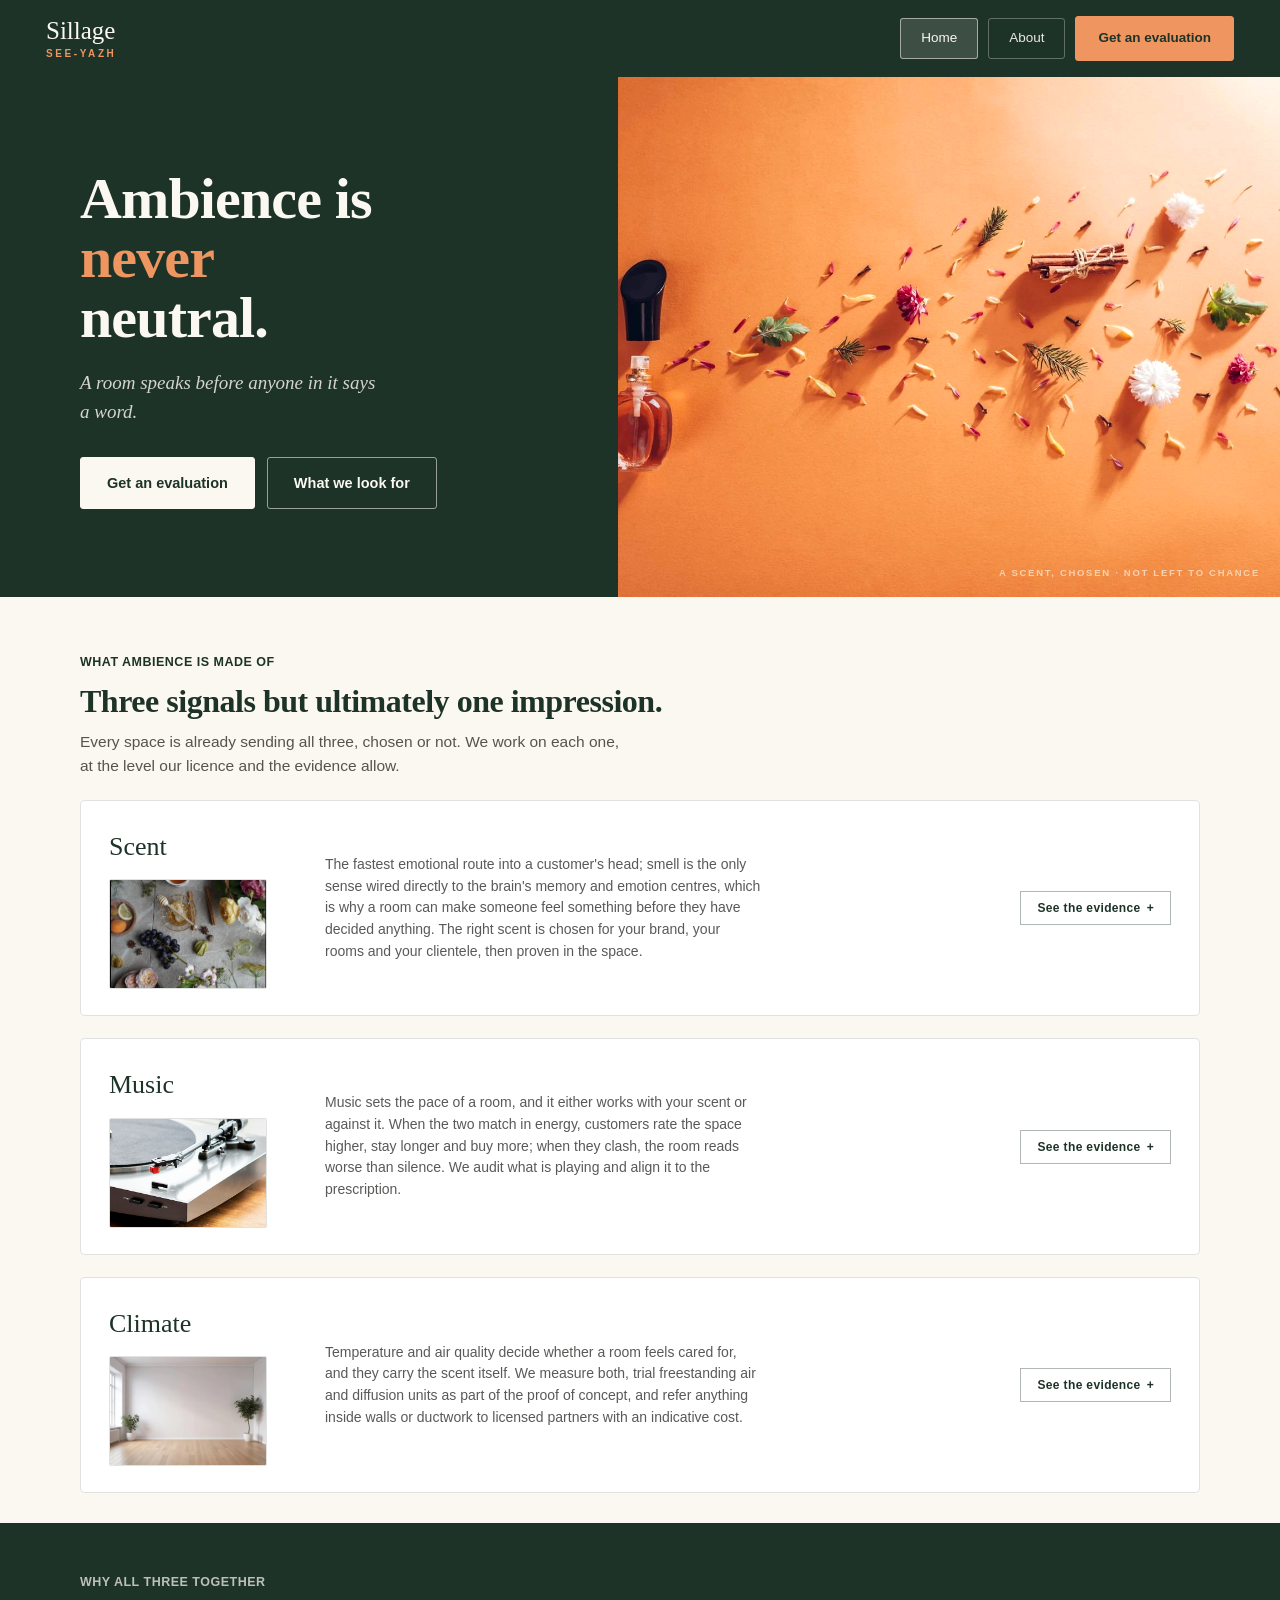
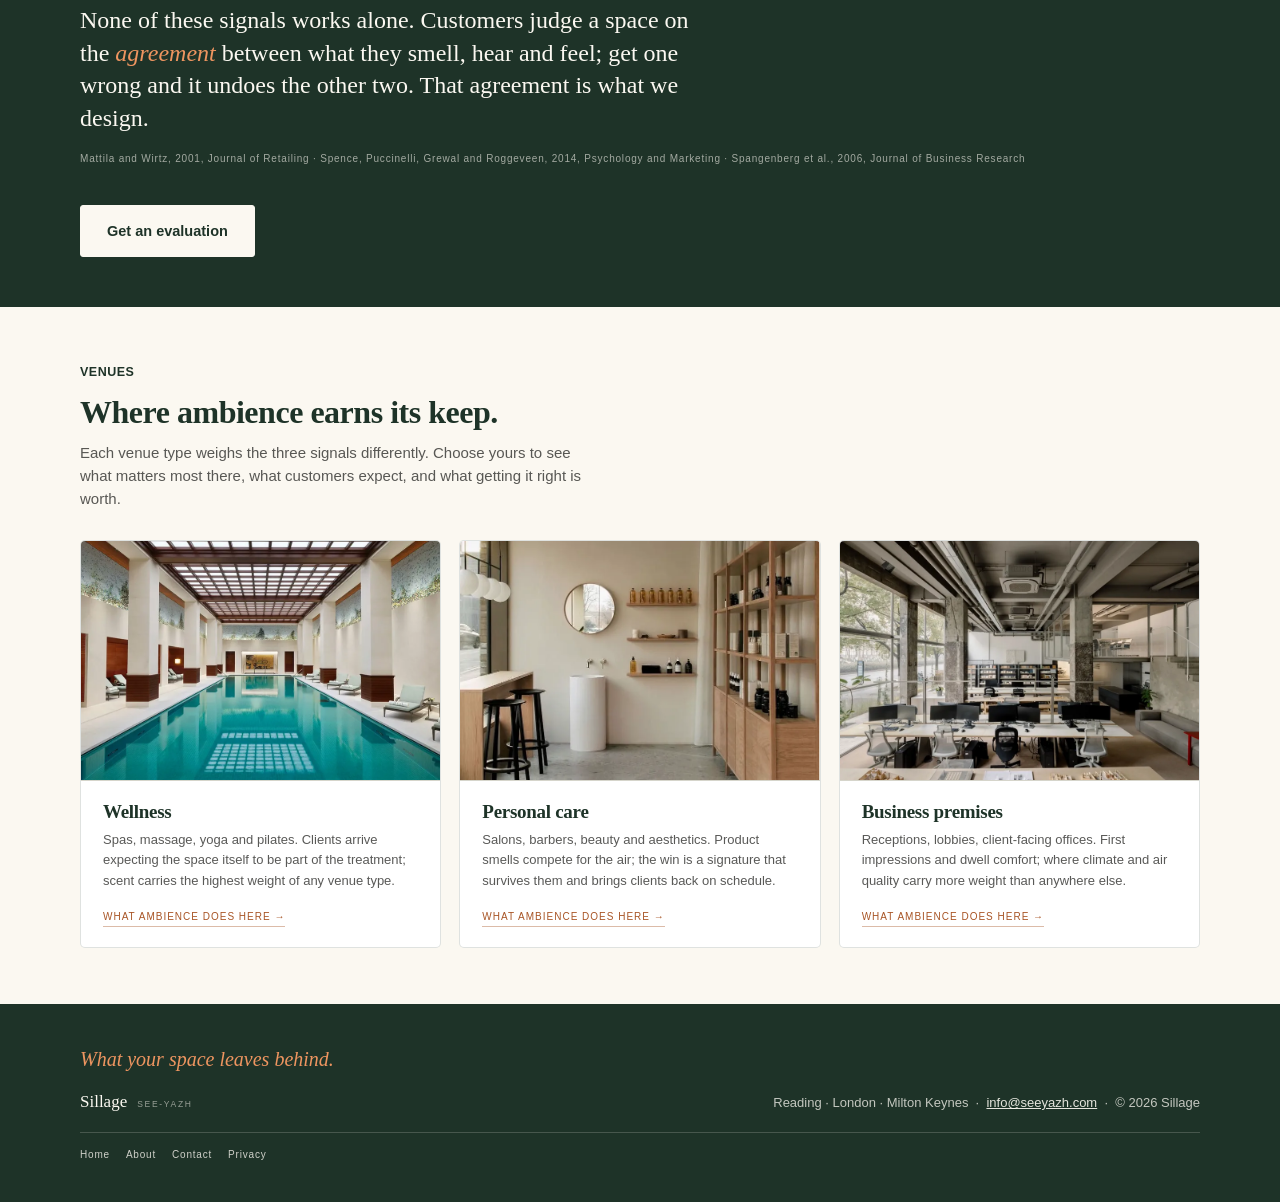
<file: index.html>
<!doctype html>
<html lang="en" class="no-js">
<head>
  <meta charset="utf-8" />
  <meta name="viewport" content="width=device-width, initial-scale=1" />
  <script>
    document.documentElement.className = "js js-motion";
    document.addEventListener("error", function (e) {
      var t = e.target;
      if (t && t.tagName === "IMG") t.classList.add("img--failed");
    }, true);
  </script>

  <title>Sillage</title>
  <meta name="description" content="Ambience is never neutral. Sillage advises on scent, aligns the music to it, and trials freestanding climate and diffusion equipment, with the published evidence behind every recommendation." />
  <link rel="canonical" href="https://www.seeyazh.com/" />

  <meta property="og:type" content="website" />
  <meta property="og:title" content="Sillage &middot; ambience is never neutral" />
  <meta property="og:description" content="A room speaks before anyone in it says a word. Sensory identity for boutique wellness and hospitality businesses." />
  <meta property="og:image" content="https://www.seeyazh.com/og-image.png" />
  <meta property="og:url" content="https://www.seeyazh.com/" />
  <meta name="twitter:card" content="summary_large_image" />

  <link rel="icon" href="favicon.svg" type="image/svg+xml" />
  <link rel="preload" as="image" href="assets/img/hero-materials.webp" type="image/webp" />
  <link rel="stylesheet" href="styles.css?v=8.7" />

  <script type="application/ld+json">
  {
    "@context": "https://schema.org",
    "@type": "ProfessionalService",
    "name": "Sillage",
    "description": "Sensory identity consultancy for boutique wellness and hospitality businesses. Advises on scent, aligns music to it, and trials freestanding climate and diffusion equipment.",
    "url": "https://www.seeyazh.com/",
    "areaServed": [
      { "@type": "City", "name": "Reading" },
      { "@type": "City", "name": "London" },
      { "@type": "City", "name": "Milton Keynes" }
    ],
    "contactPoint": {
      "@type": "ContactPoint",
      "contactType": "sales",
      "email": "info@seeyazh.com",
      "availableLanguage": ["English", "German", "Greek"]
    }
  }
  </script>
</head>
<body>
  <a class="skip-link" href="#main">Skip to content</a>

  <!-- ================= HEADER =================
       Identical markup on every page. The phonetic is a permanent part
       of the lockup. The slogan is NOT here; it lives in the footer. -->
  <header class="hdr">
    <div class="hdr__inner">
      <a class="wordmark" href="./">Sillage<span class="phon">SEE-YAZH</span></a>
      <nav aria-label="Primary">
        <a class="navbtn" href="./" aria-current="page">Home</a>
        <a class="navbtn" href="about/">About</a>
        <a class="bookbtn" href="about/#contact">Get an evaluation</a>
      </nav>
    </div>
  </header>

  <main id="main">

    <!-- ================= HERO (4.1) ================= -->
    <section class="hero on-forest">
      <div class="hero__inner">
        <div class="txt" data-animate>
          <!-- "never" is orange, owner instruction 2026-08-02. On this forest
               ground that is --clay-bright, not --clay: clay is a light-ground
               accent and reads dark on dark here. -->
          <h1>Ambience is <span class="hl-bright">never</span> neutral.</h1>
          <p class="sub">A room speaks before anyone in it says a word.</p>
          <div class="btnrow">
            <a class="btn btn--solid" href="about/#contact">Get an evaluation</a>
            <a class="btn btn--ghost" href="#ambience">What we look for</a>
          </div>
        </div>
        <div class="imgside">
          <picture>
            <source srcset="assets/img/hero-materials.webp" type="image/webp" />
            <img src="assets/img/hero-materials.jpg" width="1191" height="933"
                 alt="Raw materials of a composed scent laid out on a stone surface: citrus, spices, grapes, honey and garden roses." />
          </picture>
          <span class="capt">A SCENT, CHOSEN &middot; NOT LEFT TO CHANCE</span>
        </div>
      </div>
    </section>

    <!-- ================= AMBIENCE ROWS (4.2) =================
         Three cards in the order Scent, Music, Climate, of equal visual
         weight. The scope verbs and the venue importance chips were
         removed and must not be reinstated (spec 4.2). The mockup's card
         foot strip carried build notes only and is not in the live build.

         Every figure and citation below is moved character for character
         from the v5 #research section. Do not retype one from memory. -->
    <section class="amb" id="ambience">
      <div class="wrap">
        <p class="eyebrow" data-animate>What ambience is made of</p>
        <h2 data-animate data-anim-delay="60">Three signals but ultimately one impression.</h2>
        <p class="stand" data-animate data-anim-delay="120">Every space is already sending all three, chosen or not. We work on each one, at the level our licence and the evidence allow.</p>

        <!-- ---------- SCENT ---------- -->
        <div class="row3" data-animate>
          <div class="rowhead">
            <div>
              <span class="nm">Scent</span>
              <picture>
                <source srcset="assets/img/rows/scent-materials.webp" type="image/webp" />
                <img class="rowimg" src="assets/img/rows/scent-materials.jpg"
                     width="742" height="516" loading="lazy"
                     alt="Flat-lay of raw scent materials: citrus, star anise, honey and flowers." />
              </picture>
            </div>
            <p class="what">The fastest emotional route into a customer's head; smell is the only sense wired directly to the brain's memory and emotion centres, which is why a room can make someone feel something before they have decided anything. The right scent is chosen for your brand, your rooms and your clientele, then proven in the space.</p>
            <button class="see" type="button" aria-expanded="false" aria-controls="ev-scent">See the evidence<span class="sign" aria-hidden="true">+</span></button>
          </div>
          <div class="exp" id="ev-scent">
            <div class="expander">
              <div>
                <h4>Getting scent right is a ladder, not a switch</h4>
                <div class="bars">
                  <div class="bar"><span class="bl">Done badly</span><div class="track"><div class="fill" style="right:50%; width:37%; background:#A8492F"></div></div><span class="val">&minus;17%</span></div>
                  <div class="bar"><span class="bl">Nothing</span><div class="track"><div class="fill" style="left:50%; width:1%; background:rgba(30,51,40,.4)"></div></div><span class="val">0%</span></div>
                  <div class="bar"><span class="bl">Basic, unadvised</span><div class="track"><div class="fill" style="left:50%; width:7%; background:var(--sage)"></div></div><span class="val">+3%</span></div>
                  <div class="bar"><span class="bl">Proper selection</span><div class="track"><div class="fill" style="left:50%; width:22%; background:var(--sage)"></div></div><span class="val">+10%</span></div>
                  <div class="bar"><span class="bl">Full strategy, right context</span><div class="track"><div class="fill" style="left:50%; width:50%; background:var(--forest)"></div></div><span class="val">+23%</span></div>
                </div>
                <p class="src">Roschk and Hosseinpour, 2020. Journal of Marketing, 84(1)</p>
              </div>
              <div>
                <p class="exnote">Effect on customer expenditure. Most businesses sit between 0 and +3%. The &minus;17% zone is real: the wrong scent, or the right scent done badly, actively pushes customers away. The +23% ceiling appears in service and wellness settings, which is the context we work in.</p>
                <p class="exnote">Fit matters as much as quality: in one clothing-store study, gender-congruent scents nearly doubled sales in each department, and swapping them reversed the effect.</p>
                <p class="src">Spangenberg et al., 2006. Journal of Business Research, 59(12)</p>
              </div>
            </div>
          </div>
        </div>

        <!-- ---------- MUSIC ----------
             No image. The slot stays empty until a real photograph is
             supplied; do not substitute a stock image (spec 4.2, 10.2, 13). -->
        <div class="row3" data-animate>
          <div class="rowhead">
            <div>
              <span class="nm">Music</span>
              <!-- OWNER INSTRUCTION 2026-08-01: the Music slot, which spec
                   4.2 and 10.2 had left deliberately empty, now carries a
                   real photograph. It briefly held a blueprint drawing; the
                   owner asked for something actually about music, matching
                   the other two row photographs.

                   SOURCE AND LICENCE, so this is auditable later:
                     unsplash.com/photos/XnofrKsG_2w
                     Courtney Cook (@courtneymcook)
                     Unsplash License: free for commercial use, no
                     attribution required.
                   This is stock, which spec 13 forbids, so it is an explicit
                   owner override and sits under the same standing note as the
                   hero and row images (spec 10.3): replace it with Sillage's
                   own photography when that exists.

                   Cropped deliberately: the full frame carries a maker's
                   wordmark on the platter mat and a second logo on the body.
                   Neither is in this crop. Do not re-crop wider without
                   checking that again; a third-party brand has no business
                   on a client's site. -->
              <picture>
                <source srcset="assets/img/rows/music-turntable.webp" type="image/webp" />
                <img class="rowimg" src="assets/img/rows/music-turntable.jpg"
                     width="1050" height="731" loading="lazy"
                     alt="A turntable tonearm resting over the platter, on a wooden table in soft window light." />
              </picture>
            </div>
            <p class="what">Music sets the pace of a room, and it either works with your scent or against it. When the two match in energy, customers rate the space higher, stay longer and buy more; when they clash, the room reads worse than silence. We audit what is playing and align it to the prescription.</p>
            <button class="see" type="button" aria-expanded="false" aria-controls="ev-music">See the evidence<span class="sign" aria-hidden="true">+</span></button>
          </div>
          <div class="exp" id="ev-music">
            <div class="expander">
              <div>
                <h4>Music and scent have to agree on energy</h4>
                <div class="duo">
                  <div class="yes">
                    <b>Congruent</b>
                    <p>Slow ambient with lavender. Fast pop with citrus. Christmas music with pine.</p>
                  </div>
                  <div class="no">
                    <b>Incongruent</b>
                    <p>Spa music with bright citrus. Dance music with lavender. Christmas music with summer fruit.</p>
                  </div>
                </div>
                <p class="src">Mattila and Wirtz, 2001. Journal of Retailing, 77(2) &middot; Spangenberg et al., 2005. Journal of Business Research, 58(11)</p>
              </div>
              <div>
                <p class="exnote">When the arousal level of the music matches the scent, evaluations, impulse purchasing and satisfaction all rise. When they clash, the environment reads as less pleasing than doing nothing at all.</p>
              </div>
            </div>
          </div>
        </div>

        <!-- ---------- CLIMATE ----------
             TWO bars, not three. An earlier version added a hot condition
             and misrepresented the source. Do not add it back (spec 11.2). -->
        <div class="row3" data-animate>
          <div class="rowhead">
            <div>
              <span class="nm">Climate</span>
              <picture>
                <source srcset="assets/img/rows/climate-room.webp" type="image/webp" />
                <img class="rowimg" src="assets/img/rows/climate-room.jpg"
                     width="728" height="507" loading="lazy"
                     alt="An empty room with bare walls, a wooden floor and two potted plants." />
              </picture>
            </div>
            <p class="what">Temperature and air quality decide whether a room feels cared for, and they carry the scent itself. We measure both, trial freestanding air and diffusion units as part of the proof of concept, and refer anything inside walls or ductwork to licensed partners with an indicative cost.</p>
            <button class="see" type="button" aria-expanded="false" aria-controls="ev-climate">See the evidence<span class="sign" aria-hidden="true">+</span></button>
          </div>
          <div class="exp" id="ev-climate">
            <div class="expander">
              <div>
                <h4>Warmth carries a premium. Cold is the baseline.</h4>
                <div class="cbars">
                  <div class="cbar">
                    <span class="cl"><b>Cool room</b>approximately 18&deg;C</span>
                    <div class="track"><div class="fill" style="width:100%; background:rgba(30,51,40,.14)"></div></div>
                    <span class="cv">baseline</span>
                  </div>
                  <div class="cbar">
                    <span class="cl"><b>Warm room</b>approximately 26&deg;C</span>
                    <div class="track"><div class="fill" style="width:64%; background:var(--sage)"></div></div>
                    <span class="cv">+10.4%</span>
                  </div>
                </div>
                <p class="src">Zwebner, Lee and Goldenberg, 2013. Journal of Consumer Psychology, 24(2)</p>
              </div>
              <div>
                <p class="exnote">In a controlled test, shoppers in a room set roughly 4&deg;C above a comfortable 22&deg;C were willing to pay 10.4% more across a basket of everyday products than shoppers in a room 4&deg;C below it. Both rooms were rated equally pleasant, so this is not a comfort effect.</p>
                <p class="caveat">Room comparison drawn from 98 participants across 11 products; nine of the eleven moved upward. Treat as directional evidence, not a guaranteed return.</p>
              </div>
            </div>
          </div>
        </div>
      </div>
    </section>

    <!-- ================= INTERPLAY BAND (4.3) ================= -->
    <section class="inter on-forest">
      <div class="wrap" data-animate>
        <p class="eyebrow on-dark">Why all three together</p>
        <p class="q">None of these signals works alone. Customers judge a space on the <em>agreement</em> between what they smell, hear and feel; get one wrong and it undoes the other two. That agreement is what we design.</p>
        <p class="cite">Mattila and Wirtz, 2001, Journal of Retailing &middot; Spence, Puccinelli, Grewal and Roggeveen, 2014, Psychology and Marketing &middot; Spangenberg et al., 2006, Journal of Business Research</p>
        <a class="btn btn--solid" href="about/#contact">Get an evaluation</a>
      </div>
    </section>

    <!-- ================= VENUES (4.4) =================
         PUBLISHED 2026-08-02 at the owner's instruction. Each card is now a
         link to its own page under venues/.

         These pages had been held back since v7 because Kevin's per-venue
         research had not arrived and a thin venue page is worse than no venue
         page. That research still has not arrived, so the pages were NOT
         published as they stood: the "pending" template with its empty
         importance grid and four blank citation boxes is gone. What each page
         carries instead is the evidence this site already publishes and can
         already source, applied to that venue type.

         The rule that made them wait still stands. Do not put a per-venue
         statistic, percentage or citation on those pages that is not already
         cited somewhere on this site. -->
    <section class="ven">
      <div class="wrap">
        <p class="eyebrow" data-animate>Venues</p>
        <h2 data-animate data-anim-delay="60">Where ambience earns its keep.</h2>
        <p class="stand" data-animate data-anim-delay="120">Each venue type weighs the three signals differently. Choose yours to see what matters most there, what customers expect, and what getting it right is worth.</p>

        <div class="vgrid">
          <a class="vcard" href="venues/wellness/" data-animate>
            <div class="draw">
              <picture>
                <source srcset="assets/img/venues/wellness.webp" type="image/webp" />
                <img src="assets/img/venues/wellness.jpg" width="900" height="600" loading="lazy"
                     alt="The indoor pool of a spa, daylight through a coffered glass roof, loungers along both sides." />
              </picture>
            </div>
            <div class="bd">
              <h3>Wellness</h3>
              <p>Spas, massage, yoga and pilates. Clients arrive expecting the space itself to be part of the treatment; scent carries the highest weight of any venue type.</p>
              <span class="vlink">WHAT AMBIENCE DOES HERE &#8594;</span>
            </div>
          </a>

          <a class="vcard" href="venues/personal-care/" data-animate data-anim-delay="70">
            <div class="draw">
              <picture>
                <source srcset="assets/img/venues/personal-care.webp" type="image/webp" />
                <img src="assets/img/venues/personal-care.jpg" width="802" height="535" loading="lazy"
                     alt="A pale, uncluttered salon interior: a round mirror, a stone basin and open shelves of product." />
              </picture>
            </div>
            <div class="bd">
              <h3>Personal care</h3>
              <p>Salons, barbers, beauty and aesthetics. Product smells compete for the air; the win is a signature that survives them and brings clients back on schedule.</p>
              <span class="vlink">WHAT AMBIENCE DOES HERE &#8594;</span>
            </div>
          </a>

          <a class="vcard" href="venues/business-premises/" data-animate data-anim-delay="140">
            <div class="draw">
              <picture>
                <source srcset="assets/img/venues/business-premises.webp" type="image/webp" />
                <img src="assets/img/venues/business-premises.jpg" width="900" height="600" loading="lazy"
                     alt="An open-plan office with concrete columns and full-height glazing onto a tree-lined street." />
              </picture>
            </div>
            <div class="bd">
              <h3>Business premises</h3>
              <p>Receptions, lobbies, client-facing offices. First impressions and dwell comfort; where climate and air quality carry more weight than anywhere else.</p>
              <span class="vlink">WHAT AMBIENCE DOES HERE &#8594;</span>
            </div>
          </a>
        </div>
      </div>
    </section>

    <!-- ================= TESTIMONIALS (4.5) =================
         Component is BUILT and DISABLED. It renders nothing until an
         approved testimonial with written client sign-off exists. Never
         publish a placeholder, a lorem quote or an invented logo: the
         audience is owner-operators who recognise fakes immediately.
         To enable: remove the hidden attribute and add one .tcard per
         real, signed-off testimonial (quote, business name, logo,
         optional star rating). (spec 4.5, 13) -->
    <section class="testi" id="testimonials" hidden>
      <div class="wrap">
        <p class="eyebrow">What clients say</p>
        <div class="tgrid">
          <!-- <figure class="tcard">
                 <blockquote>Quote goes here.</blockquote>
                 <figcaption class="biz">BUSINESS NAME, CITY</figcaption>
                 <img class="logo" src="" alt="" />
                 <p class="stars" aria-label="5 out of 5">&#9733;&#9733;&#9733;&#9733;&#9733;</p>
               </figure> -->
        </div>
      </div>
    </section>

  </main>

  <!-- ================= FOOTER =================
       Identical markup on every page. The slogan lives here and nowhere
       else. The location list is plain text, not links. -->
  <footer class="foot">
    <div class="foot__inner">
      <p class="slog">What your space leaves behind.</p>
      <div class="cols">
        <div class="fm">Sillage<span>SEE-YAZH</span></div>
        <div class="meta">
          Reading &middot; London &middot; Milton Keynes
          &nbsp;&middot;&nbsp; <a href="mailto:info@seeyazh.com">info@seeyazh.com</a>
          &nbsp;&middot;&nbsp; &copy; 2026 Sillage
        </div>
      </div>
      <div class="foot__links">
        <a href="./">Home</a>
        <a href="about/">About</a>
        <a href="about/#contact">Contact</a>
        <a href="privacy/">Privacy</a>
      </div>
    </div>
  </footer>

  <script src="ui.js"></script>
  <script src="motion.js"></script>
</body>
</html>
</file>
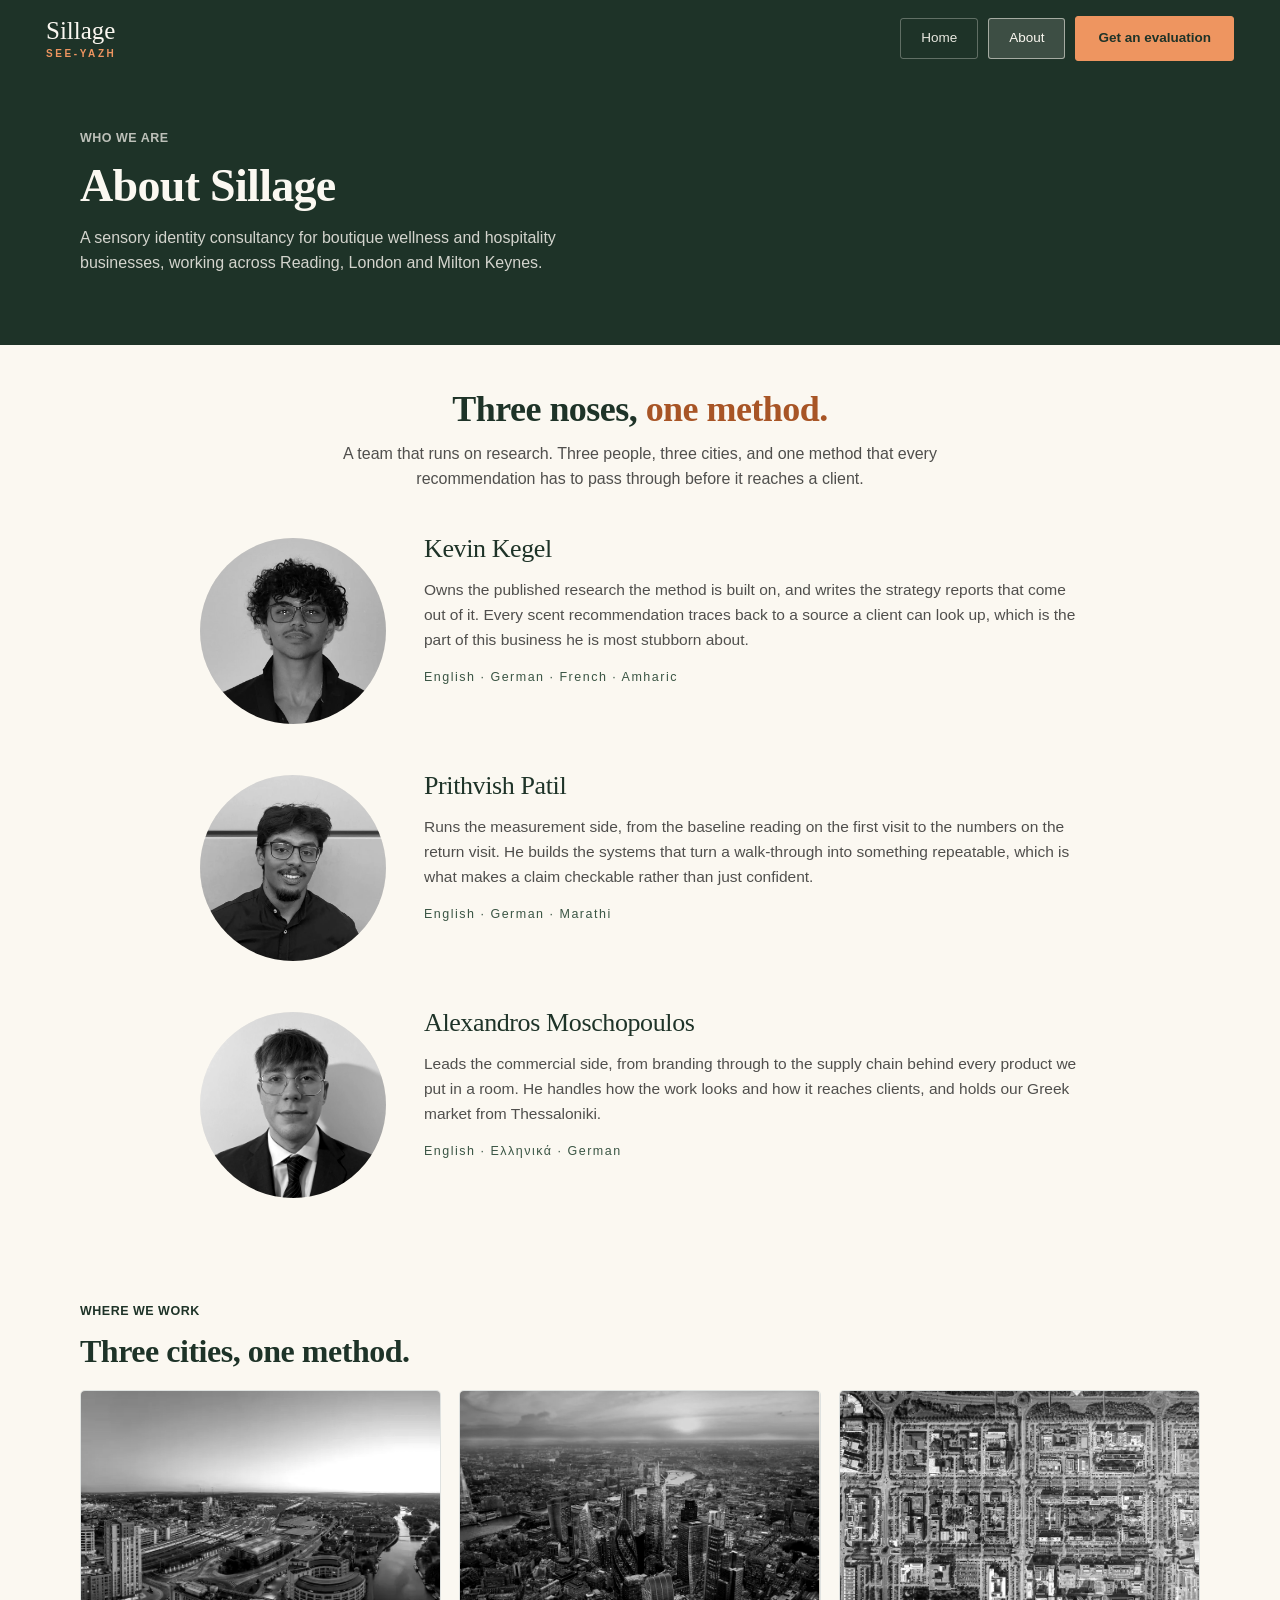
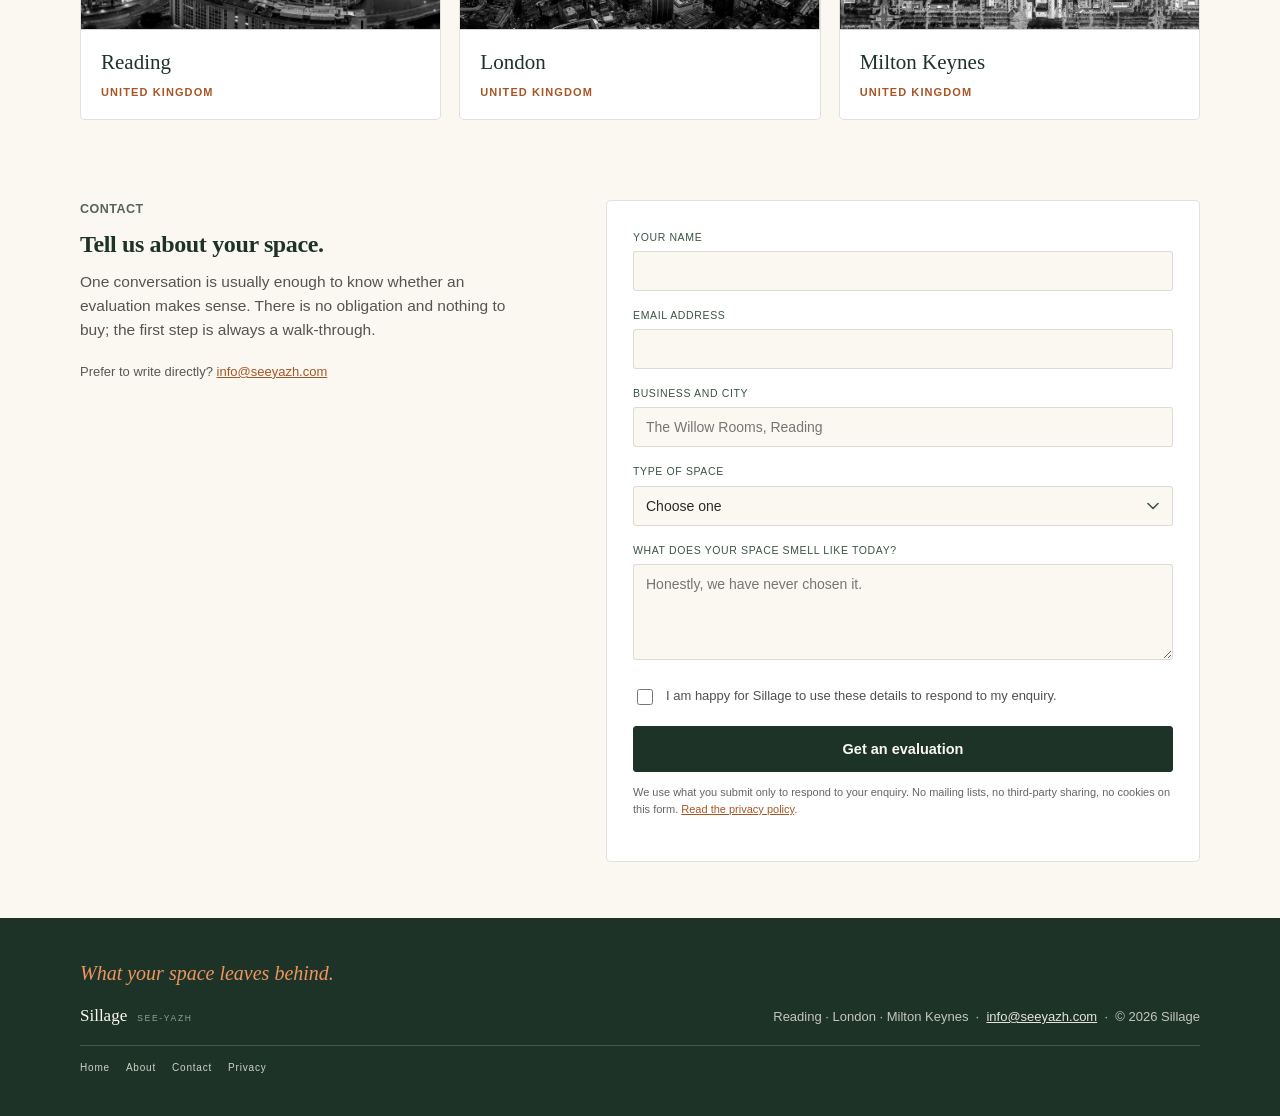
<file: about/index.html>
<!doctype html>
<html lang="en" class="no-js">
<head>
  <meta charset="utf-8" />
  <meta name="viewport" content="width=device-width, initial-scale=1" />
  <script>
    document.documentElement.className = "js js-motion";
    document.addEventListener("error", function (e) {
      var t = e.target;
      if (t && t.tagName === "IMG") t.classList.add("img--failed");
    }, true);
  </script>

  <title>About &middot; Sillage</title>
  <meta name="description" content="Who Sillage is, where we work across Reading, London and Milton Keynes, and how to ask for an evaluation." />
  <link rel="canonical" href="https://www.seeyazh.com/about/" />

  <meta property="og:type" content="website" />
  <meta property="og:title" content="About Sillage &middot; three noses, one method" />
  <meta property="og:description" content="Three consultants working across Reading, London and Milton Keynes, running one method." />
  <meta property="og:image" content="https://www.seeyazh.com/og-image.png" />
  <meta property="og:url" content="https://www.seeyazh.com/about/" />
  <meta name="twitter:card" content="summary_large_image" />

  <link rel="icon" href="../favicon.svg" type="image/svg+xml" />
  <link rel="stylesheet" href="../styles.css?v=8.7" />

  <script type="application/ld+json">
  {
    "@context": "https://schema.org",
    "@type": "ProfessionalService",
    "name": "Sillage",
    "description": "Sensory identity consultancy for boutique wellness and hospitality businesses. Advises on scent, aligns music to it, and trials freestanding climate and diffusion equipment.",
    "url": "https://www.seeyazh.com/about/",
    "areaServed": [
      { "@type": "City", "name": "Reading" },
      { "@type": "City", "name": "London" },
      { "@type": "City", "name": "Milton Keynes" }
    ],
    "contactPoint": {
      "@type": "ContactPoint",
      "contactType": "sales",
      "email": "info@seeyazh.com",
      "availableLanguage": ["English", "German", "Greek"]
    }
  }
  </script>
</head>
<body>
  <a class="skip-link" href="#main">Skip to content</a>

  <header class="hdr">
    <div class="hdr__inner">
      <a class="wordmark" href="../">Sillage<span class="phon">SEE-YAZH</span></a>
      <nav aria-label="Primary">
        <a class="navbtn" href="../">Home</a>
        <a class="navbtn" href="../about/" aria-current="page">About</a>
        <a class="bookbtn" href="../about/#contact">Get an evaluation</a>
      </nav>
    </div>
  </header>

  <main id="main">

    <!-- ================= HERO =================
         FOREST band. It went white earlier on 2026-08-02 when the owner asked
         for the green to come off the About page, then green again later the
         same day when he asked for this band specifically to go back. The
         header hairline above it came off in the same change, so the header and
         this band read as one unbroken green field, like the homepage.

         Only THIS band reverted. Everything below it stays light. The colours
         are set in .abouthero in styles.css rather than by on-forest, so the
         markup does not need to change if it flips again. The phonetic stays in
         the header lockup and is not repeated here.

         COPY NOTE: the standfirst is assembled only from facts the site
         already states. Germany and Greece came out of it on 2026-08-02 with
         the rest of the location changes. Nothing about the founders or the
         founding story is written here; that copy is Kevin's to supply. -->
    <section class="abouthero">
      <div class="wrap" data-animate>
        <p class="eyebrow">Who we are</p>
        <h1>About Sillage</h1>
        <p class="stand">A sensory identity consultancy for boutique wellness and hospitality businesses, working across Reading, London and Milton Keynes.</p>
      </div>
    </section>

    <!-- ================= TEAM =================
         CREAM ground (--ivory), owner instruction 2026-08-02. This block used
         to be a forest band that enclosed a group photograph. The green is
         gone, the gradient that feathered the photograph's edges into it is
         gone with it, and everything under the green hero is one continuous
         cream field.

         REBUILT 2026-08-03 TO A MOCK-UP THE OWNER SUPPLIED. Three changes,
         all of them from that picture, none of them inferred:
           1. The three-across grid became THREE STACKED ROWS, each a round
              portrait on the left with the name, the remit and the languages
              beside it. Heading and standfirst are centred above them.
           2. The group photograph (assets/img/team/group-session.*) and the
              "The team." sub-heading came OUT. The mock-up runs heading ->
              standfirst -> Kevin with nothing between, so there is nowhere
              left for either. THE FILES ARE STILL IN THE REPO; putting the
              block back is a revert of this commit, not a re-shoot.
           3. The per-card city line (READING / MILTON KEYNES / LONDON) came
              out with it. The mock-up carries no city line. The cities
              themselves are unchanged and still stated in the markets block
              and the footer.

         PHOTOGRAPHS ARE COLOUR FILES SHOWN IN GRAYSCALE BY CSS.
         v7.4 baked the monochrome into the JPEG. The owner asked for the
         grayscale to lift on hover, which a converted file cannot do, so all
         of them were rebuilt in colour from the original camera files and the
         conversion moved to .photo-bw in styles.css. Do not re-grade these
         files to monochrome: it would make the hover reveal do nothing.

         ⚠ EVERY .photo-bw IMAGE URL ON THIS PAGE CARRIES ?v=2, AND THAT IS
         LOAD-BEARING. The owner reported on 2026-08-03 that the hover reveal
         did nothing on Kevin's and Alexandros's portraits. The CSS was fine.
         What was wrong is that Hostinger's hcdn edge had cached the v7.4
         BAKED-MONOCHROME WebP files and was still serving them: the bare
         kevin-kegel.webp came back 720x900 with a max channel spread of 1,
         against a local file of 614x767 and spread 69. The filter lifted from
         grayscale(1) to grayscale(0) exactly as designed and revealed a
         photograph that was already grey.

         Assets are cached SEVEN DAYS and an image URL has no version of its
         own, so a new query string is the only reliable fix; it is the same
         trick styles.css uses. It is applied to all six greyscale images, the
         three portraits and the three city cards, not just the ones that
         happened to measure stale, because the edge answered inconsistently
         between requests - Alexandros's returned a monochrome 1200x1500 on one
         request and the correct 900x1125 on the next.

         BUMP THE NUMBER, on the .webp AND the .jpg line, whenever one of these
         files is replaced. And when checking whether the edge is stale: sha256
         works for WebP and PNG, but hcdn re-encodes JPEGs in flight so their
         hashes NEVER match; compare decoded pixel dimensions instead.

         ALL THREE ARE GREY AGAIN. Alexandros's portrait was shown in colour
         for one revision on 2026-08-03 and the owner reversed it the same
         session. The .photo-live class that carried the exception is deleted
         rather than left on the shelf. If a single portrait is ever wanted in
         colour again, bring that class back from git: dropping .photo-bw and
         adding nothing takes the hover zoom with it, and one portrait out of
         three that does not answer the cursor reads as a bug.

         Every biographical detail below comes from each founder's own LinkedIn
         plus the owner's corrections, and the wording of all three remits is
         reproduced VERBATIM from the owner's mock-up. Nothing is inferred. Do
         not invent a credential, a course, a location or a role for a real
         person, and do not "tidy" these three paragraphs.

         ONE KNOWN INCONSISTENCY, deliberately left as the owner wrote it:
         Alexandros's remit says he holds the Greek market from Thessaloniki.
         v8 struck exactly that clause because Greece had come off the site,
         and the About hero above still says the team works across Reading,
         London and Milton Keynes. He put it back himself, about himself, so it
         stands; but the markets block, the footer city list and the areaServed
         array in the JSON-LD on every page still name three UK cities only.
         If Greece is coming back as a market, those go with it.

         The name-to-face mapping was ASKED, never inferred:
           kevin-kegel             <- the curly-haired headshot
           prithvish-patil         <- REPLACED 2026-08-03, see below
           alexandros-moschopoulos <- the gold-glasses headshot
         Do not reassign a file to a different person on a hunch.

         prithvish-patil.jpg/.webp were the photograph of him speaking into a
         microphone. The owner supplied a replacement the same session: a
         standing shot against a tiled wall, 1536x2048, with the subject small
         in the middle of the frame. It was cut to the 4:5 the other two use,
         composed for the CIRCLE rather than for the rectangle - head about 55%
         of the disc's height, eye line about 40% down it - and reduced to
         720x900. The alt text is unchanged because it never described the
         setting. The original is Downloads/unnamed.jpg.

         Each file is cropped 4:5 around the face; the round frame takes a
         square out of the middle of that, so a face that is not centred will
         lose its chin. Check all three after replacing any of them. Served as
         WebP with a JPEG fallback, width and height set, lazy-loaded. -->
    <section class="team" id="team">
      <div class="wrap">
        <div class="team__intro">
          <h2 data-animate>Three noses, <span class="hl">one method.</span></h2>
          <p class="stand" data-animate data-anim-delay="60">A team that runs on research. Three people, three cities, and one method that every recommendation has to pass through before it reaches a client.</p>
        </div>

        <div class="team__people">
          <article class="tperson" data-animate>
            <figure class="tphoto photo-bw">
              <picture>
                <source srcset="../assets/img/team/kevin-kegel.webp?v=2" type="image/webp" />
                <img src="../assets/img/team/kevin-kegel.jpg?v=2" width="614" height="767"
                     loading="lazy" alt="Kevin Kegel." />
              </picture>
            </figure>
            <div class="tperson__body">
              <h3 class="nm">Kevin Kegel</h3>
              <p class="brings">Owns the published research the method is built on, and writes the strategy reports that come out of it. Every scent recommendation traces back to a source a client can look up, which is the part of this business he is most stubborn about.</p>
              <p class="langs">English &middot; German &middot; French &middot; Amharic</p>
            </div>
          </article>

          <article class="tperson" data-animate data-anim-delay="80">
            <figure class="tphoto photo-bw">
              <picture>
                <source srcset="../assets/img/team/prithvish-patil.webp?v=2" type="image/webp" />
                <img src="../assets/img/team/prithvish-patil.jpg?v=2" width="720" height="900"
                     loading="lazy" alt="Prithvish Patil." />
              </picture>
            </figure>
            <div class="tperson__body">
              <h3 class="nm">Prithvish Patil</h3>
              <p class="brings">Runs the measurement side, from the baseline reading on the first visit to the numbers on the return visit. He builds the systems that turn a walk-through into something repeatable, which is what makes a claim checkable rather than just confident.</p>
              <p class="langs">English &middot; German &middot; Marathi</p>
            </div>
          </article>

          <article class="tperson" data-animate data-anim-delay="160">
            <figure class="tphoto photo-bw">
              <picture>
                <source srcset="../assets/img/team/alexandros-moschopoulos.webp?v=2" type="image/webp" />
                <img src="../assets/img/team/alexandros-moschopoulos.jpg?v=2" width="900" height="1125"
                     loading="lazy" alt="Alexandros Moschopoulos." />
              </picture>
            </figure>
            <div class="tperson__body">
              <h3 class="nm">Alexandros Moschopoulos</h3>
              <p class="brings">Leads the commercial side, from branding through to the supply chain behind every product we put in a room. He handles how the work looks and how it reaches clients, and holds our Greek market from Thessaloniki.</p>
              <p class="langs">English &middot; Ελληνικά &middot; German</p>
            </div>
          </article>
        </div>
      </div>
    </section>

    <!-- ================= THE METHOD AND THE SCOPE STATEMENT: DELETED =====
         Owner instruction, 2026-08-02. Two whole sections came out here:

           #method  the five-stage timeline (Primary evaluation, Time in the
                    business, Analysis and matching, Presentation and testing,
                    Return and refine) and the three artefact cards
                    (Diagnostic visit, Strategy report, Stakeholder
                    presentation).
           #scope   "What we do, and what we do not", the scope statement,
                    together with the cold-air nebuliser drawing beside it.

         Both are recoverable verbatim from git at 4e0ef31. The scope wording
         in particular was a legal boundary rather than marketing copy: if it
         is ever restored it is restored word for word, never paraphrased and
         never softened. Their CSS was removed from styles.css at the same
         time so nothing is left lying around to be reapplied by habit.

         Nothing else linked to #method or #scope, so no dead anchors remain.
         ================================================================= -->

    <!-- ================= MARKETS =================
         Owner instruction, 2026-08-02. This was three COUNTRY cards, United
         Kingdom / Germany / Greece. Hannover and Thessaloniki came off the
         site entirely and the United Kingdom was expanded, so the three UK
         cities each get the card Germany and Greece used to have. The footer
         list and the areaServed block in the JSON-LD on every page were
         changed in the same pass; keep all three in step.

         PHOTOGRAPHS. Each card carries a picture of its city, in grayscale
         until hovered, matching the team photographs.

         All three were supplied by the owner on 2026-08-02 and replaced the
         Wikimedia Commons pictures that stood here for part of that day. Two
         of those were share-alike, which is why a credit line used to sit
         under this grid; it was removed with them.

         IF AN ATTRIBUTED PICTURE EVER GOES BACK IN HERE, THE CREDIT LINE GOES
         BACK WITH IT. That is a licence condition, not decoration.

         The London file arrived with a "Posted in r/wallpapers" reddit bar
         across the bottom and a mark in the corner. Both are cropped out of
         the shipped file, not hidden by an overflow. A third-party brand has
         no business on a client's site; if these are ever re-cut from the
         originals, crop them again. -->
    <section class="sec sec--light" id="markets">
      <div class="wrap">
        <p class="eyebrow" data-animate>Where we work</p>
        <h2 data-animate data-anim-delay="60">Three cities, one method.</h2>
        <div class="mkgrid">
          <div class="market" data-animate>
            <figure class="mkimg photo-bw">
              <picture>
                <source srcset="../assets/img/markets/reading.webp?v=2" type="image/webp" />
                <img src="../assets/img/markets/reading.jpg?v=2" width="808" height="539" loading="lazy"
                     alt="Reading at dusk, seen from above: the station, the town centre and the river." />
              </picture>
            </figure>
            <div class="bd">
              <p class="country">Reading</p>
              <p class="cities">UNITED KINGDOM</p>
            </div>
          </div>
          <div class="market" data-animate data-anim-delay="70">
            <figure class="mkimg photo-bw">
              <picture>
                <source srcset="../assets/img/markets/london.webp?v=2" type="image/webp" />
                <img src="../assets/img/markets/london.jpg?v=2" width="900" height="600" loading="lazy"
                     alt="The City of London from the air at sunset, the Thames curving behind the towers." />
              </picture>
            </figure>
            <div class="bd">
              <p class="country">London</p>
              <p class="cities">UNITED KINGDOM</p>
            </div>
          </div>
          <div class="market" data-animate data-anim-delay="140">
            <figure class="mkimg photo-bw">
              <picture>
                <source srcset="../assets/img/markets/milton-keynes.webp?v=2" type="image/webp" />
                <img src="../assets/img/markets/milton-keynes.jpg?v=2" width="872" height="581" loading="lazy"
                     alt="Central Milton Keynes from directly overhead, its grid of boulevards and tree lines." />
              </picture>
            </figure>
            <div class="bd">
              <p class="country">Milton Keynes</p>
              <p class="cities">UNITED KINGDOM</p>
            </div>
          </div>
        </div>
      </div>
    </section>

    <!-- ================= CONTACT (spec 6) =================
         The site's only conversion point. The languages line that used
         to sit in this block has been removed (spec 7).

         The form posts to contact.php, a small single-file endpoint on
         Hostinger. If that endpoint is unreachable, which is the case on
         the GitHub Pages rollback host, the submit handler keeps every
         entered value and reveals the email address instead (spec 6.2).

         The privacy sentence beneath the button must remain TRUE. It is
         why no reCAPTCHA and no tracking form service may ever be added
         here without changing that wording first, and openly (spec 6.3). -->
    <section class="contact" id="contact">
      <div class="wrap">
        <div class="cgrid">
          <div data-animate>
            <p class="eyebrow">Contact</p>
            <h2>Tell us about your space.</h2>
            <p class="stand">One conversation is usually enough to know whether an evaluation makes sense. There is no obligation and nothing to buy; the first step is always a walk-through.</p>
            <p class="contact-direct">Prefer to write directly? <a href="mailto:info@seeyazh.com">info@seeyazh.com</a></p>
          </div>

          <form class="cform" id="contact-form" action="../contact.php" method="post" novalidate data-animate data-anim-delay="120">
            <div class="field">
              <label class="cf-lab" for="cf-name">YOUR NAME</label>
              <input class="cf-in" id="cf-name" name="name" type="text" autocomplete="name"
                     required aria-describedby="cf-name-err" />
              <p class="cf-err" id="cf-name-err" role="alert"></p>
            </div>

            <div class="field">
              <label class="cf-lab" for="cf-email">EMAIL ADDRESS</label>
              <input class="cf-in" id="cf-email" name="email" type="email" autocomplete="email"
                     required aria-describedby="cf-email-err" />
              <p class="cf-err" id="cf-email-err" role="alert"></p>
            </div>

            <div class="field">
              <label class="cf-lab" for="cf-biz">BUSINESS AND CITY</label>
              <input class="cf-in" id="cf-biz" name="business" type="text"
                     placeholder="The Willow Rooms, Reading"
                     required aria-describedby="cf-biz-err" />
              <p class="cf-err" id="cf-biz-err" role="alert"></p>
            </div>

            <div class="field">
              <label class="cf-lab" for="cf-type">TYPE OF SPACE</label>
              <select class="cf-in" id="cf-type" name="type" required aria-describedby="cf-type-err">
                <option value="" selected>Choose one</option>
                <option>Spa or wellness studio</option>
                <option>Yoga or pilates studio</option>
                <option>Salon, barber or beauty</option>
                <option>Hotel or hospitality</option>
                <option>Office or reception</option>
                <option>Other</option>
              </select>
              <p class="cf-err" id="cf-type-err" role="alert"></p>
            </div>

            <div class="field">
              <label class="cf-lab" for="cf-msg">WHAT DOES YOUR SPACE SMELL LIKE TODAY?</label>
              <textarea class="cf-in" id="cf-msg" name="message"
                        placeholder="Honestly, we have never chosen it."></textarea>
            </div>

            <div class="consent">
              <input type="checkbox" id="cf-consent" name="consent" value="yes"
                     required aria-describedby="cf-consent-err" />
              <label for="cf-consent">I am happy for Sillage to use these details to respond to my enquiry.</label>
            </div>
            <p class="cf-err" id="cf-consent-err" role="alert"></p>

            <!-- Spam control: a honeypot plus a timing check. No reCAPTCHA,
                 because it would load Google resources and set identifiers,
                 which would make the sentence below untrue (spec 6.3). -->
            <div class="hp" aria-hidden="true">
              <label for="cf-website">Leave this field empty</label>
              <input id="cf-website" name="website" type="text" tabindex="-1" autocomplete="off" />
            </div>
            <input type="hidden" name="ts" value="" />

            <button class="btn btn--solid" type="submit">Get an evaluation</button>

            <p class="cf-note">We use what you submit only to respond to your enquiry. No mailing lists, no third-party sharing, no cookies on this form. <a href="../privacy/">Read the privacy policy</a>.</p>

            <div class="cf-fail" id="cf-fail" role="alert" tabindex="-1" hidden>
              <p>We could not send that just now. Nothing you typed has been lost. Please email <a href="mailto:info@seeyazh.com">info@seeyazh.com</a> and we will pick it up from there.</p>
            </div>
          </form>
        </div>
      </div>
    </section>

  </main>

  <footer class="foot">
    <div class="foot__inner">
      <p class="slog">What your space leaves behind.</p>
      <div class="cols">
        <div class="fm">Sillage<span>SEE-YAZH</span></div>
        <div class="meta">
          Reading &middot; London &middot; Milton Keynes
          &nbsp;&middot;&nbsp; <a href="mailto:info@seeyazh.com">info@seeyazh.com</a>
          &nbsp;&middot;&nbsp; &copy; 2026 Sillage
        </div>
      </div>
      <div class="foot__links">
        <a href="../">Home</a>
        <a href="../about/">About</a>
        <a href="../about/#contact">Contact</a>
        <a href="../privacy/">Privacy</a>
      </div>
    </div>
  </footer>

  <script src="../ui.js"></script>
  <script src="../motion.js"></script>
</body>
</html>
</file>
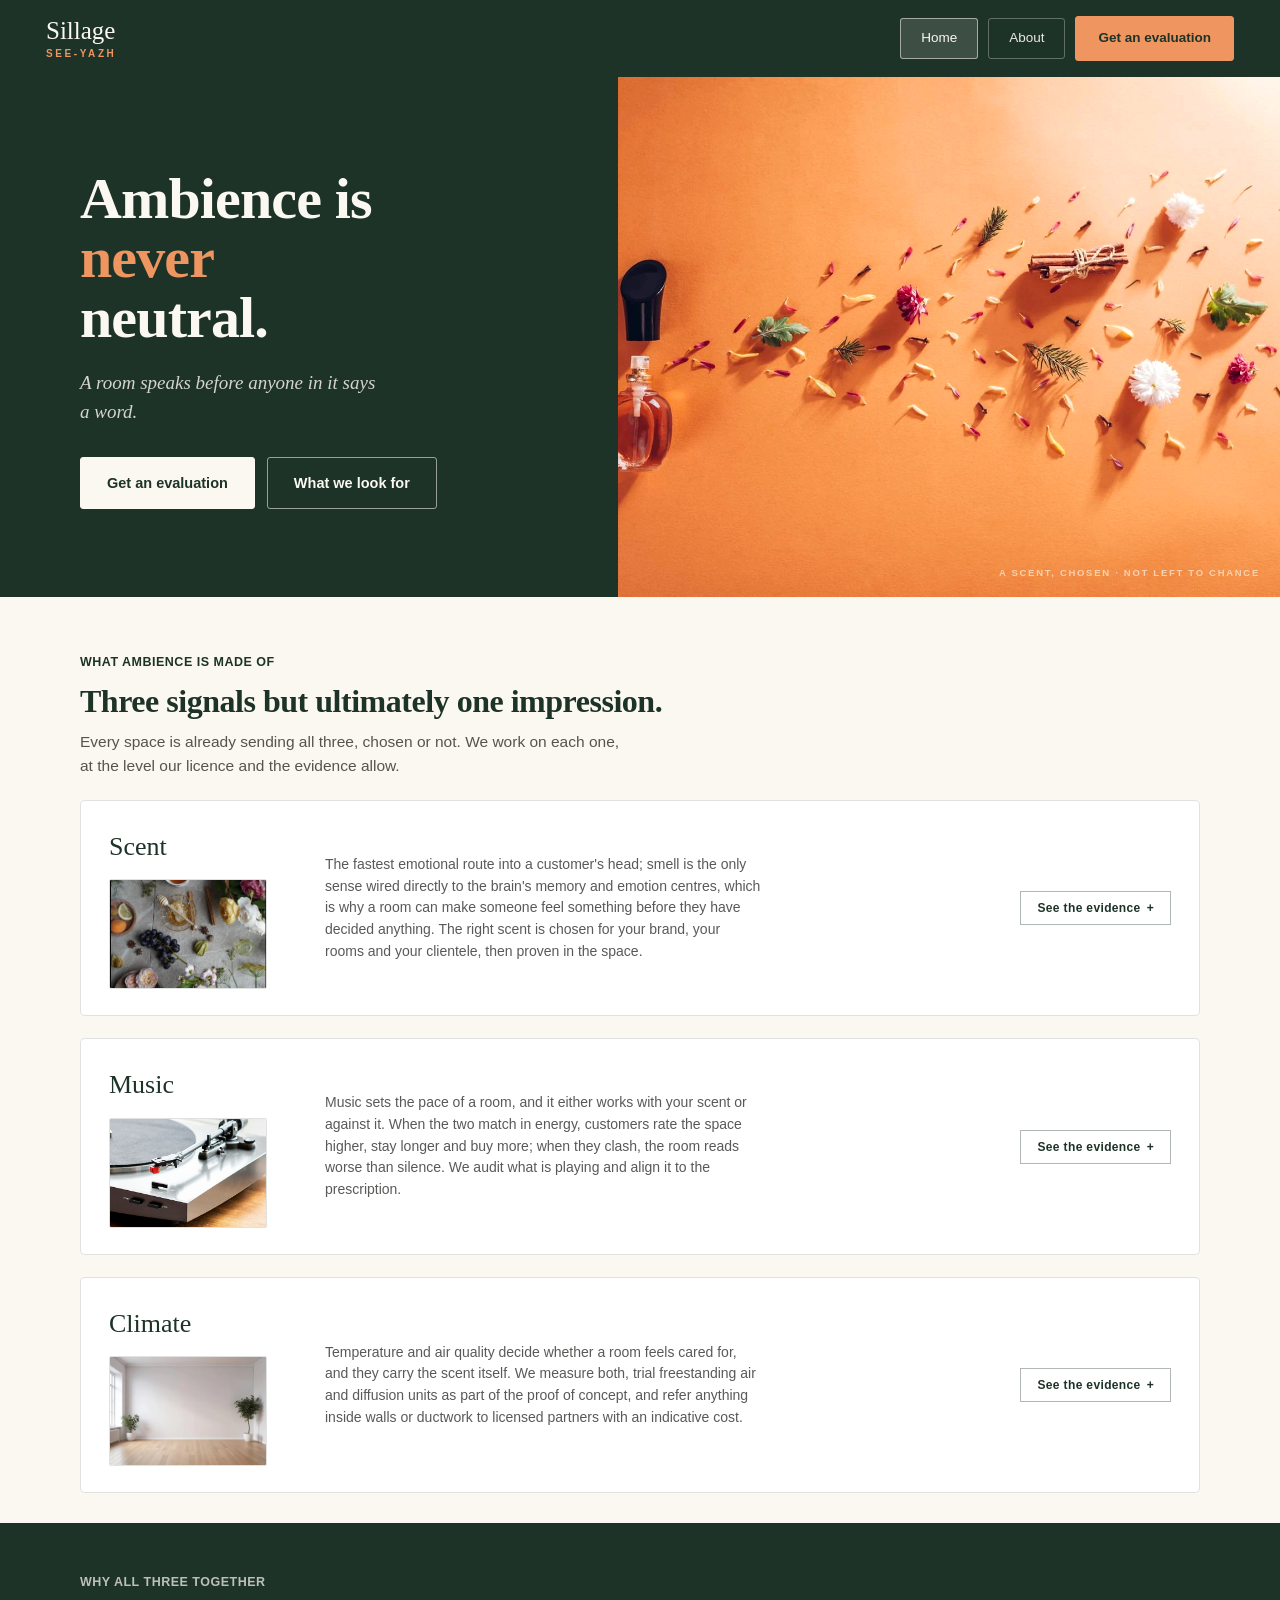
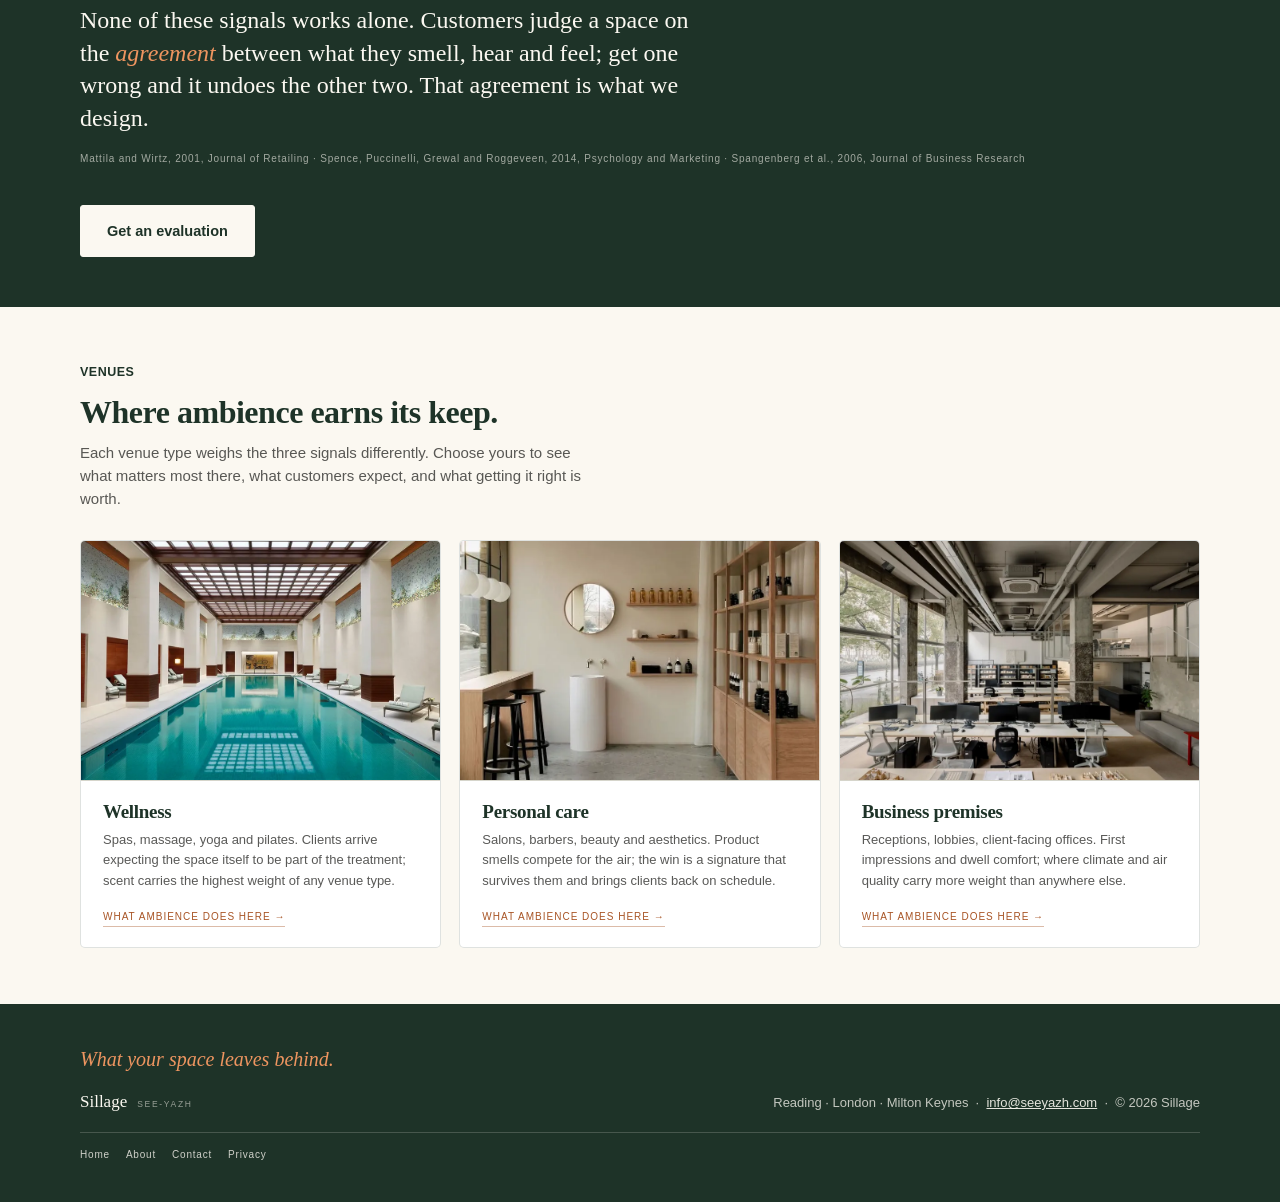
<file: home/index.html>
<!doctype html>
<html lang="en">
<head>
  <meta charset="utf-8" />
  <meta name="viewport" content="width=device-width, initial-scale=1" />
  <!-- ============================================================
       REDIRECT STUB. /home exists so the address works if anyone types or links it. The
       homepage's real address is the bare domain, which is where a homepage
       belongs, so this sends visitors there rather than serving a duplicate.

       GitHub Pages cannot serve a real 301, so this is the standard static
       equivalent: a canonical tag pointing at the live address, which is what
       search engines consolidate on, a meta refresh, and a plain link for
       anyone with JavaScript and refresh both disabled.
       ============================================================ -->
  <link rel="canonical" href="../" />
  <meta name="robots" content="noindex,follow" />
  <meta http-equiv="refresh" content="0; url=../" />
  <title>Home &middot; Sillage</title>
  <link rel="icon" href="../favicon.svg" type="image/svg+xml" />
  <link rel="stylesheet" href="../styles.css?v=8.7" />
</head>
<body>
  <main id="main" class="doc">
    <div class="doc__inner">
      <h1>This page has moved.</h1>
      <p>The homepage lives at the top of the site. If you are not redirected automatically, follow the link below.</p>
      <p class="doc__cta">
        <a class="btn btn--solid" href="../">Go to the homepage</a>
      </p>
    </div>
  </main>
  <script>window.location.replace("../");</script>
</body>
</html>
</file>
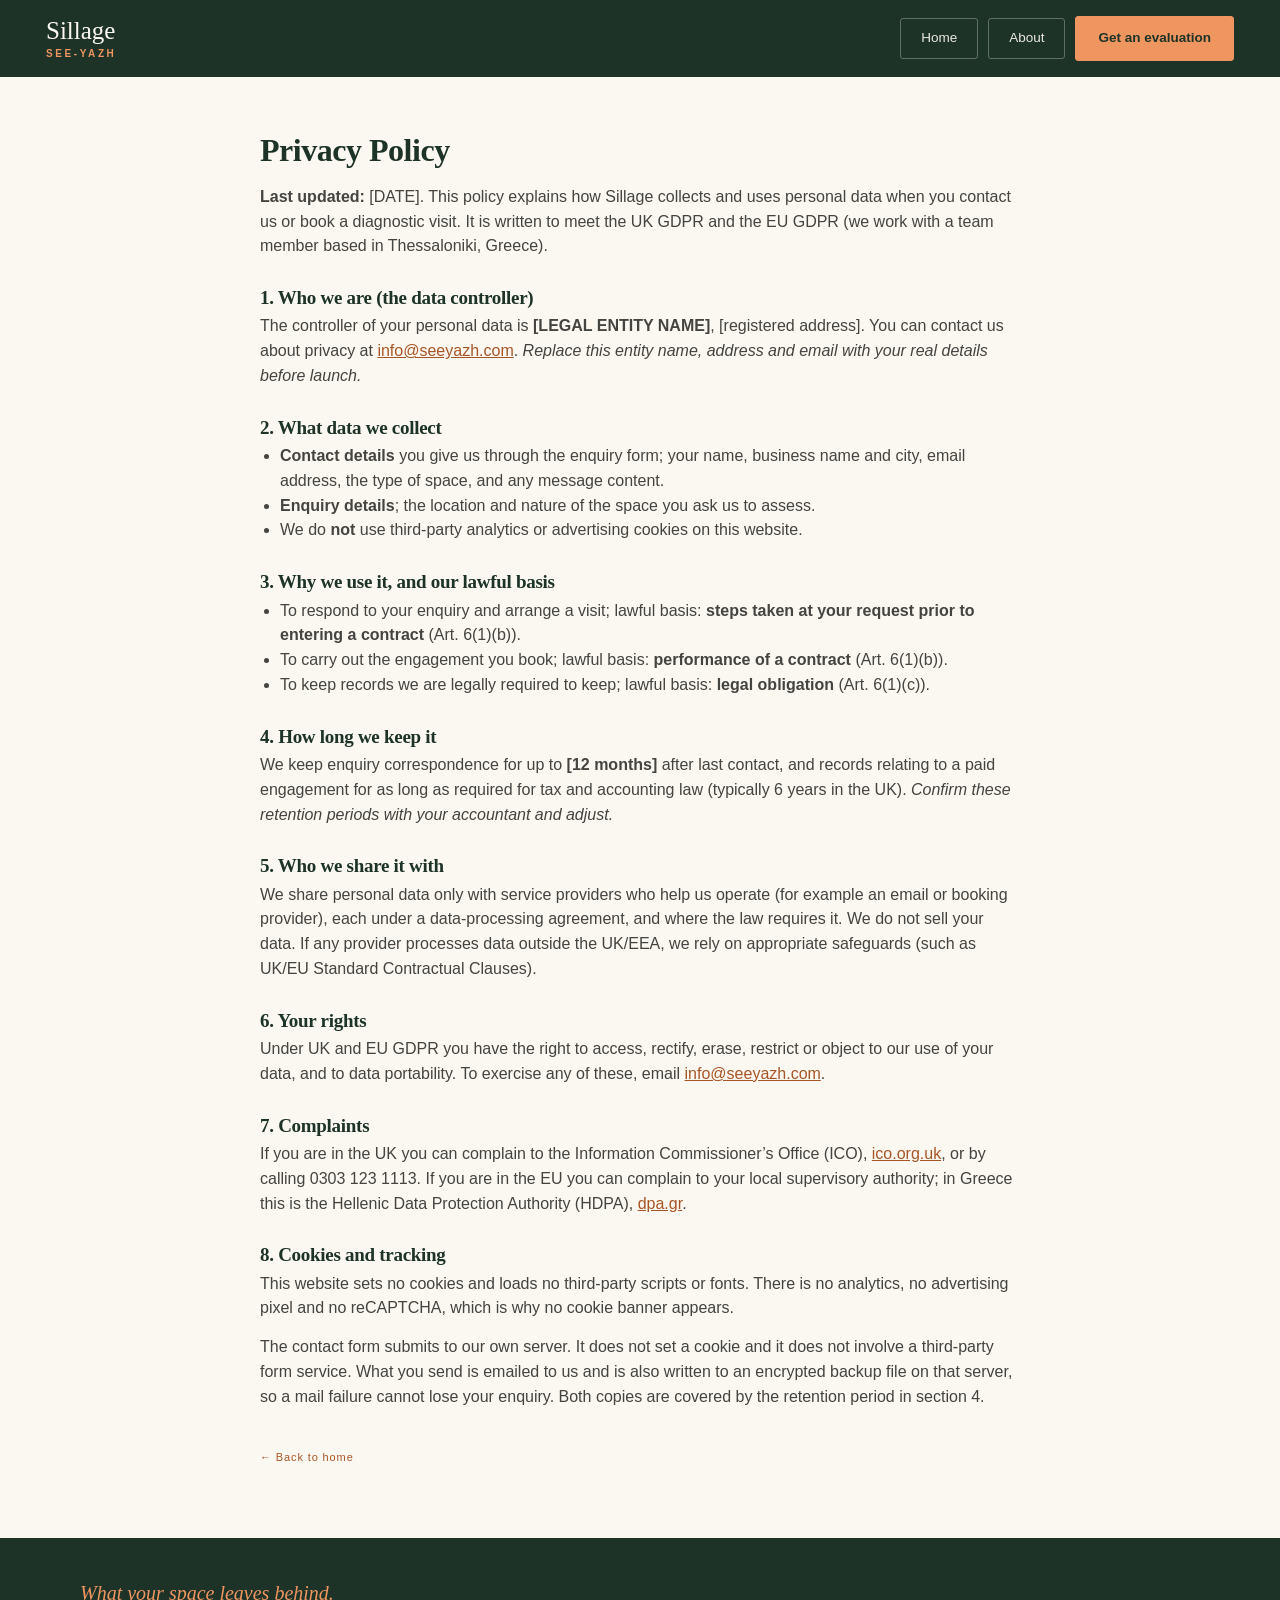
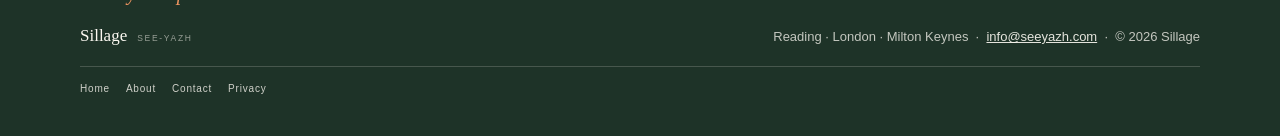
<file: privacy/index.html>
<!doctype html>
<html lang="en" class="no-js">
<head>
  <meta charset="utf-8" />
  <meta name="viewport" content="width=device-width, initial-scale=1" />
  <script>
    document.documentElement.className = "js js-motion";
    document.addEventListener("error", function (e) {
      var t = e.target;
      if (t && t.tagName === "IMG") t.classList.add("img--failed");
    }, true);
  </script>
  <title>Privacy &middot; Sillage</title>
  <meta name="description" content="How Sillage handles personal data under UK GDPR and EU GDPR." />
  <meta name="robots" content="index,follow" />
  <link rel="canonical" href="https://www.seeyazh.com/privacy/" />
  <link rel="icon" href="../favicon.svg" type="image/svg+xml" />
  <link rel="stylesheet" href="../styles.css?v=8.7" />
</head>
<body>
  <a class="skip-link" href="#main">Skip to content</a>

  <header class="hdr">
    <div class="hdr__inner">
      <a class="wordmark" href="../">Sillage<span class="phon">SEE-YAZH</span></a>
      <nav aria-label="Primary">
        <a class="navbtn" href="../">Home</a>
        <a class="navbtn" href="../about/">About</a>
        <a class="bookbtn" href="../about/#contact">Get an evaluation</a>
      </nav>
    </div>
  </header>

  <main id="main" class="doc">
    <div class="doc__inner">
      <!-- ============================================================
           STILL NOT WRITTEN. Section 12 of the build specification
           lists this document as a launch blocker. The [BRACKETED]
           fields are deliberately unfilled: this needs drafting and
           legal review against UK GDPR and EU GDPR, because the
           business operates in the United Kingdom, Germany and Greece.
           Do not patch it with generated text.

           v7 changed two things here and only two, because the v7
           contact form made the old wording untrue: section 2 now
           lists what the form actually collects, and section 8 now
           says the form posts to our own server and keeps an
           encrypted backup. Everything else is untouched.
           ============================================================ -->
      <h1>Privacy Policy</h1>
      <p><strong>Last updated:</strong> [DATE]. This policy explains how Sillage collects and uses personal
        data when you contact us or book a diagnostic visit. It is written to meet the UK GDPR and the
        EU GDPR (we work with a team member based in Thessaloniki, Greece).</p>

      <h2>1. Who we are (the data controller)</h2>
      <p>The controller of your personal data is <strong>[LEGAL ENTITY NAME]</strong>, [registered address].
        You can contact us about privacy at <a href="mailto:info@seeyazh.com">info@seeyazh.com</a>.
        <em>Replace this entity name, address and email with your real details before launch.</em></p>

      <h2>2. What data we collect</h2>
      <ul>
        <li><strong>Contact details</strong> you give us through the enquiry form; your name, business name and city, email address, the type of space, and any message content.</li>
        <li><strong>Enquiry details</strong>; the location and nature of the space you ask us to assess.</li>
        <li>We do <strong>not</strong> use third-party analytics or advertising cookies on this website.</li>
      </ul>

      <h2>3. Why we use it, and our lawful basis</h2>
      <ul>
        <li>To respond to your enquiry and arrange a visit; lawful basis: <strong>steps taken at your request prior to entering a contract</strong> (Art. 6(1)(b)).</li>
        <li>To carry out the engagement you book; lawful basis: <strong>performance of a contract</strong> (Art. 6(1)(b)).</li>
        <li>To keep records we are legally required to keep; lawful basis: <strong>legal obligation</strong> (Art. 6(1)(c)).</li>
      </ul>

      <h2>4. How long we keep it</h2>
      <p>We keep enquiry correspondence for up to <strong>[12 months]</strong> after last contact, and records
        relating to a paid engagement for as long as required for tax and accounting law (typically 6 years in the UK).
        <em>Confirm these retention periods with your accountant and adjust.</em></p>

      <h2>5. Who we share it with</h2>
      <p>We share personal data only with service providers who help us operate (for example an email or
        booking provider), each under a data-processing agreement, and where the law requires it. We do not
        sell your data. If any provider processes data outside the UK/EEA, we rely on appropriate safeguards
        (such as UK/EU Standard Contractual Clauses).</p>

      <h2>6. Your rights</h2>
      <p>Under UK and EU GDPR you have the right to access, rectify, erase, restrict or object to our use of your
        data, and to data portability. To exercise any of these, email
        <a href="mailto:info@seeyazh.com">info@seeyazh.com</a>.</p>

      <h2>7. Complaints</h2>
      <p>If you are in the UK you can complain to the Information Commissioner&rsquo;s Office (ICO),
        <a href="https://ico.org.uk/">ico.org.uk</a>, or by calling 0303 123 1113. If you are in the EU you can
        complain to your local supervisory authority; in Greece this is the Hellenic Data Protection Authority
        (HDPA), <a href="https://www.dpa.gr/">dpa.gr</a>.</p>

      <h2>8. Cookies and tracking</h2>
      <p>This website sets no cookies and loads no third-party scripts or fonts. There is no analytics, no
        advertising pixel and no reCAPTCHA, which is why no cookie banner appears.</p>
      <p>The contact form submits to our own server. It does not set a cookie and it does not involve a
        third-party form service. What you send is emailed to us and is also written to an encrypted backup
        file on that server, so a mail failure cannot lose your enquiry. Both copies are covered by the
        retention period in section 4.</p>

      <p class="doc__cta"><a class="doc__back" href="../">&larr; Back to home</a></p>
    </div>
  </main>

  <footer class="foot">
    <div class="foot__inner">
      <p class="slog">What your space leaves behind.</p>
      <div class="cols">
        <div class="fm">Sillage<span>SEE-YAZH</span></div>
        <div class="meta">
          Reading &middot; London &middot; Milton Keynes
          &nbsp;&middot;&nbsp; <a href="mailto:info@seeyazh.com">info@seeyazh.com</a>
          &nbsp;&middot;&nbsp; &copy; 2026 Sillage
        </div>
      </div>
      <div class="foot__links">
        <a href="../">Home</a>
        <a href="../about/">About</a>
        <a href="../about/#contact">Contact</a>
        <a href="../privacy/">Privacy</a>
      </div>
    </div>
  </footer>
  <script src="../ui.js"></script>
  <script src="../motion.js"></script>
</body>
</html>
</file>
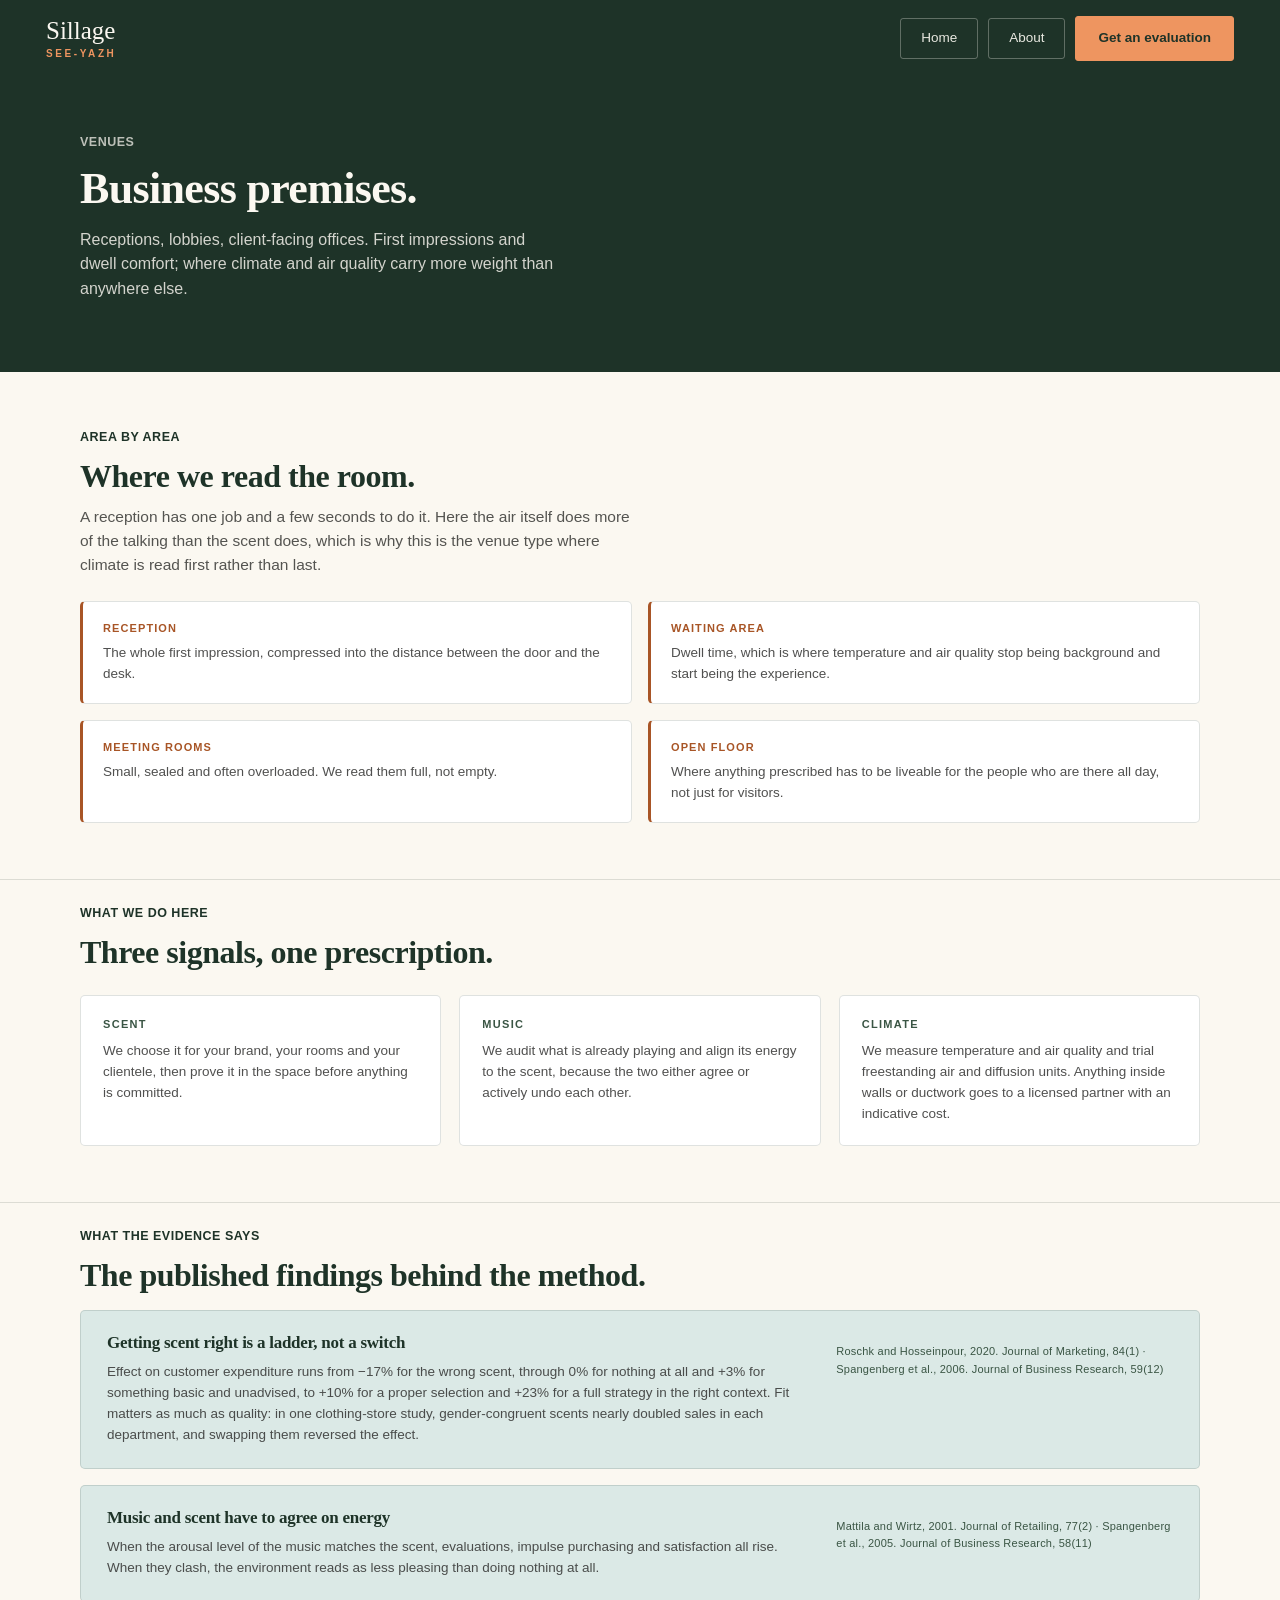
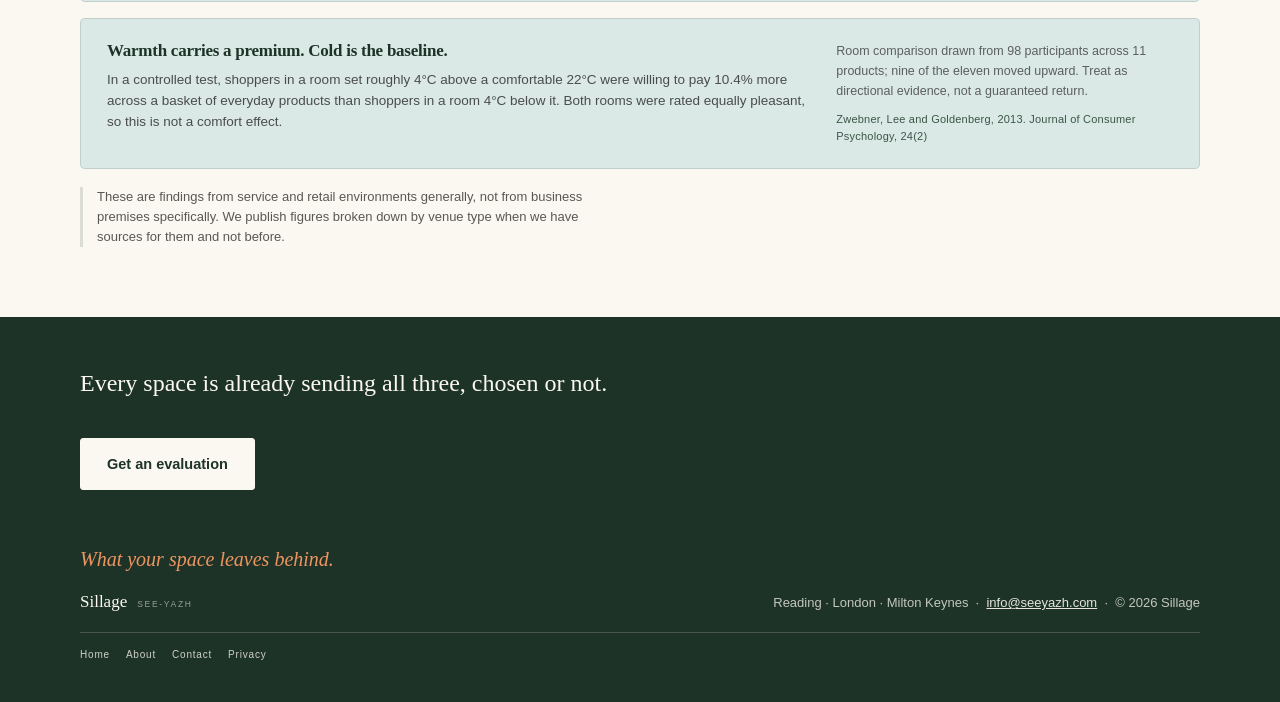
<file: venues/business-premises/index.html>
<!doctype html>
<html lang="en" class="no-js">
<head>
  <meta charset="utf-8" />
  <meta name="viewport" content="width=device-width, initial-scale=1" />
  <script>
    document.documentElement.className = "js js-motion";
    document.addEventListener("error", function (e) {
      var t = e.target;
      if (t && t.tagName === "IMG") t.classList.add("img--failed");
    }, true);
  </script>

  <title>Ambience in receptions, lobbies and offices &middot; Sillage</title>
  <meta name="description" content="What scent, music and climate do in receptions, lobbies and client-facing offices, and how Sillage works in them." />
  <link rel="canonical" href="https://www.seeyazh.com/venues/business-premises/" />

  <meta property="og:type" content="website" />
  <meta property="og:title" content="Ambience in receptions, lobbies and offices &middot; Sillage" />
  <meta property="og:description" content="What scent, music and climate do in receptions, lobbies and client-facing offices, and how Sillage works in them." />
  <meta property="og:image" content="https://www.seeyazh.com/og-image.png" />
  <meta property="og:url" content="https://www.seeyazh.com/venues/business-premises/" />
  <meta name="twitter:card" content="summary_large_image" />

  <link rel="icon" href="../../favicon.svg" type="image/svg+xml" />
  <link rel="stylesheet" href="../../styles.css?v=8.7" />

  <!-- ============================================================
       VENUE PAGE. PUBLISHED 2026-08-02 at the owner's instruction.

       These pages were built in v7 and held back, because the per-venue
       research had not arrived and a thin venue page is worse than no venue
       page. That research STILL has not arrived. So the v7 template was not
       simply published: its importance grid and its four empty citation boxes
       are gone, and what is here instead is (a) copy already published on the
       homepage venue card, (b) descriptions of what Sillage itself does in
       each area, and (c) the three cited findings this site already publishes,
       reproduced verbatim and labelled for what they are.

       THE RULE THAT MADE THESE WAIT STILL APPLIES. Do not add a percentage, a
       statistic or a citation to this page that is not already sourced
       somewhere on this site. The entire premise of the brand is that a client
       can check every number, and one invented figure on a venue page costs
       more than the page is worth.

       When Kevin's per-venue material lands, it goes in the section marked
       "What the evidence says", replacing the general findings with the
       venue-specific ones and their own sources.

       All three pages are generated from one template so they cannot drift
       apart. The relative depth is ../../ so they resolve both at a domain
       root and inside the /sillage-website/ Pages subfolder.
       ============================================================ -->
</head>
<body>
  <a class="skip-link" href="#main">Skip to content</a>

  <header class="hdr">
    <div class="hdr__inner">
      <a class="wordmark" href="../../">Sillage<span class="phon">SEE-YAZH</span></a>
      <nav aria-label="Primary">
        <a class="navbtn" href="../../">Home</a>
        <a class="navbtn" href="../../about/">About</a>
        <a class="bookbtn" href="../../about/#contact">Get an evaluation</a>
      </nav>
    </div>
  </header>

  <main id="main">

    <!-- ---------- 1. HERO ----------
         The standfirst is the homepage venue card sentence, word for word.
         If one changes, change the other. -->
    <section class="vhero on-forest">
      <div class="wrap" data-animate>
        <p class="eyebrow on-dark">Venues</p>
        <h1>Business premises.</h1>
        <p class="stand">Receptions, lobbies, client-facing offices. First impressions and dwell comfort; where climate and air quality carry more weight than anywhere else.</p>
      </div>
    </section>

    <!-- ---------- 2. AREA BY AREA ----------
         What we look at, room by room. These are descriptions of our own
         process, not claims about the venue type, which is exactly why they
         can be published while the research is still outstanding. -->
    <section class="sec sec--light">
      <div class="wrap">
        <p class="eyebrow" data-animate>Area by area</p>
        <h2 data-animate data-anim-delay="60">Where we read the room.</h2>
        <p class="stand" data-animate data-anim-delay="120">A reception has one job and a few seconds to do it. Here the air itself does more of the talking than the scent does, which is why this is the venue type where climate is read first rather than last.</p>

        <div class="vareas">
          <div class="varea" data-animate>
            <p class="n">Reception</p>
            <p>The whole first impression, compressed into the distance between the door and the desk.</p>
          </div>
          <div class="varea" data-animate data-anim-delay="60">
            <p class="n">Waiting area</p>
            <p>Dwell time, which is where temperature and air quality stop being background and start being the experience.</p>
          </div>
          <div class="varea" data-animate data-anim-delay="120">
            <p class="n">Meeting rooms</p>
            <p>Small, sealed and often overloaded. We read them full, not empty.</p>
          </div>
          <div class="varea" data-animate data-anim-delay="180">
            <p class="n">Open floor</p>
            <p>Where anything prescribed has to be liveable for the people who are there all day, not just for visitors.</p>
          </div>
        </div>
      </div>
    </section>

    <!-- ---------- 3. THE THREE SIGNALS ----------
         The sitewide scope statement, applied. Every verb here is inside the
         scope that About sets out: advise on scent, evaluate and align the
         music, trial FREESTANDING equipment only, refer anything hardwired or
         ducted to a licensed partner. Do not widen it on a venue page. -->
    <section class="sec sec--light">
      <div class="wrap">
        <p class="eyebrow" data-animate>What we do here</p>
        <h2 data-animate data-anim-delay="60">Three signals, one prescription.</h2>
        <div class="vsignals">
          <div class="vsig" data-animate>
            <p class="n">SCENT</p>
            <p>We choose it for your brand, your rooms and your clientele, then prove it in the space before anything is committed.</p>
          </div>
          <div class="vsig" data-animate data-anim-delay="70">
            <p class="n">MUSIC</p>
            <p>We audit what is already playing and align its energy to the scent, because the two either agree or actively undo each other.</p>
          </div>
          <div class="vsig" data-animate data-anim-delay="140">
            <p class="n">CLIMATE</p>
            <p>We measure temperature and air quality and trial freestanding air and diffusion units. Anything inside walls or ductwork goes to a licensed partner with an indicative cost.</p>
          </div>
        </div>
      </div>
    </section>

    <!-- ---------- 4. THE EVIDENCE ----------
         VERBATIM from the homepage expanders. Do not paraphrase a figure, do
         not round one, and do not retype a citation from memory: copy it.
         The note beneath is not hedging for its own sake. These findings are
         general service and retail findings, and saying so is the difference
         between citing evidence and misusing it. -->
    <section class="sec sec--light">
      <div class="wrap">
        <p class="eyebrow" data-animate>What the evidence says</p>
        <h2 data-animate data-anim-delay="60">The published findings behind the method.</h2>

        <div class="vevid" data-animate data-anim-delay="120">
          <div>
            <h3>Getting scent right is a ladder, not a switch</h3>
            <p>Effect on customer expenditure runs from &minus;17% for the wrong scent, through 0% for nothing at all and +3% for something basic and unadvised, to +10% for a proper selection and +23% for a full strategy in the right context. Fit matters as much as quality: in one clothing-store study, gender-congruent scents nearly doubled sales in each department, and swapping them reversed the effect.</p>
          </div>
          <div>
            <p class="src">Roschk and Hosseinpour, 2020. Journal of Marketing, 84(1) &middot; Spangenberg et al., 2006. Journal of Business Research, 59(12)</p>
          </div>
        </div>

        <div class="vevid" data-animate data-anim-delay="180">
          <div>
            <h3>Music and scent have to agree on energy</h3>
            <p>When the arousal level of the music matches the scent, evaluations, impulse purchasing and satisfaction all rise. When they clash, the environment reads as less pleasing than doing nothing at all.</p>
          </div>
          <div>
            <p class="src">Mattila and Wirtz, 2001. Journal of Retailing, 77(2) &middot; Spangenberg et al., 2005. Journal of Business Research, 58(11)</p>
          </div>
        </div>

        <div class="vevid" data-animate data-anim-delay="240">
          <div>
            <h3>Warmth carries a premium. Cold is the baseline.</h3>
            <p>In a controlled test, shoppers in a room set roughly 4&deg;C above a comfortable 22&deg;C were willing to pay 10.4% more across a basket of everyday products than shoppers in a room 4&deg;C below it. Both rooms were rated equally pleasant, so this is not a comfort effect.</p>
          </div>
          <div>
            <p class="caveat">Room comparison drawn from 98 participants across 11 products; nine of the eleven moved upward. Treat as directional evidence, not a guaranteed return.</p>
            <p class="src">Zwebner, Lee and Goldenberg, 2013. Journal of Consumer Psychology, 24(2)</p>
          </div>
        </div>

        <p class="vnote" data-animate>These are findings from service and retail environments generally, not from business premises specifically. We publish figures broken down by venue type when we have sources for them and not before.</p>
      </div>
    </section>

    <!-- ---------- 5. TESTIMONIALS ----------
         Same component as the homepage. Built, disabled, renders nothing
         until a real signed-off testimonial exists. -->
    <section class="testi" hidden>
      <div class="wrap">
        <p class="eyebrow">What clients say</p>
        <div class="tgrid"></div>
      </div>
    </section>

    <!-- ---------- 6. CTA ---------- -->
    <section class="inter on-forest">
      <div class="wrap" data-animate>
        <p class="q">Every space is already sending all three, chosen or not.</p>
        <a class="btn btn--solid" href="../../about/#contact">Get an evaluation</a>
      </div>
    </section>

  </main>

  <footer class="foot">
    <div class="foot__inner">
      <p class="slog">What your space leaves behind.</p>
      <div class="cols">
        <div class="fm">Sillage<span>SEE-YAZH</span></div>
        <div class="meta">
          Reading &middot; London &middot; Milton Keynes
          &nbsp;&middot;&nbsp; <a href="mailto:info@seeyazh.com">info@seeyazh.com</a>
          &nbsp;&middot;&nbsp; &copy; 2026 Sillage
        </div>
      </div>
      <div class="foot__links">
        <a href="../../">Home</a>
        <a href="../../about/">About</a>
        <a href="../../about/#contact">Contact</a>
        <a href="../../privacy/">Privacy</a>
      </div>
    </div>
  </footer>

  <script src="../../ui.js"></script>
  <script src="../../motion.js"></script>
</body>
</html>
</file>
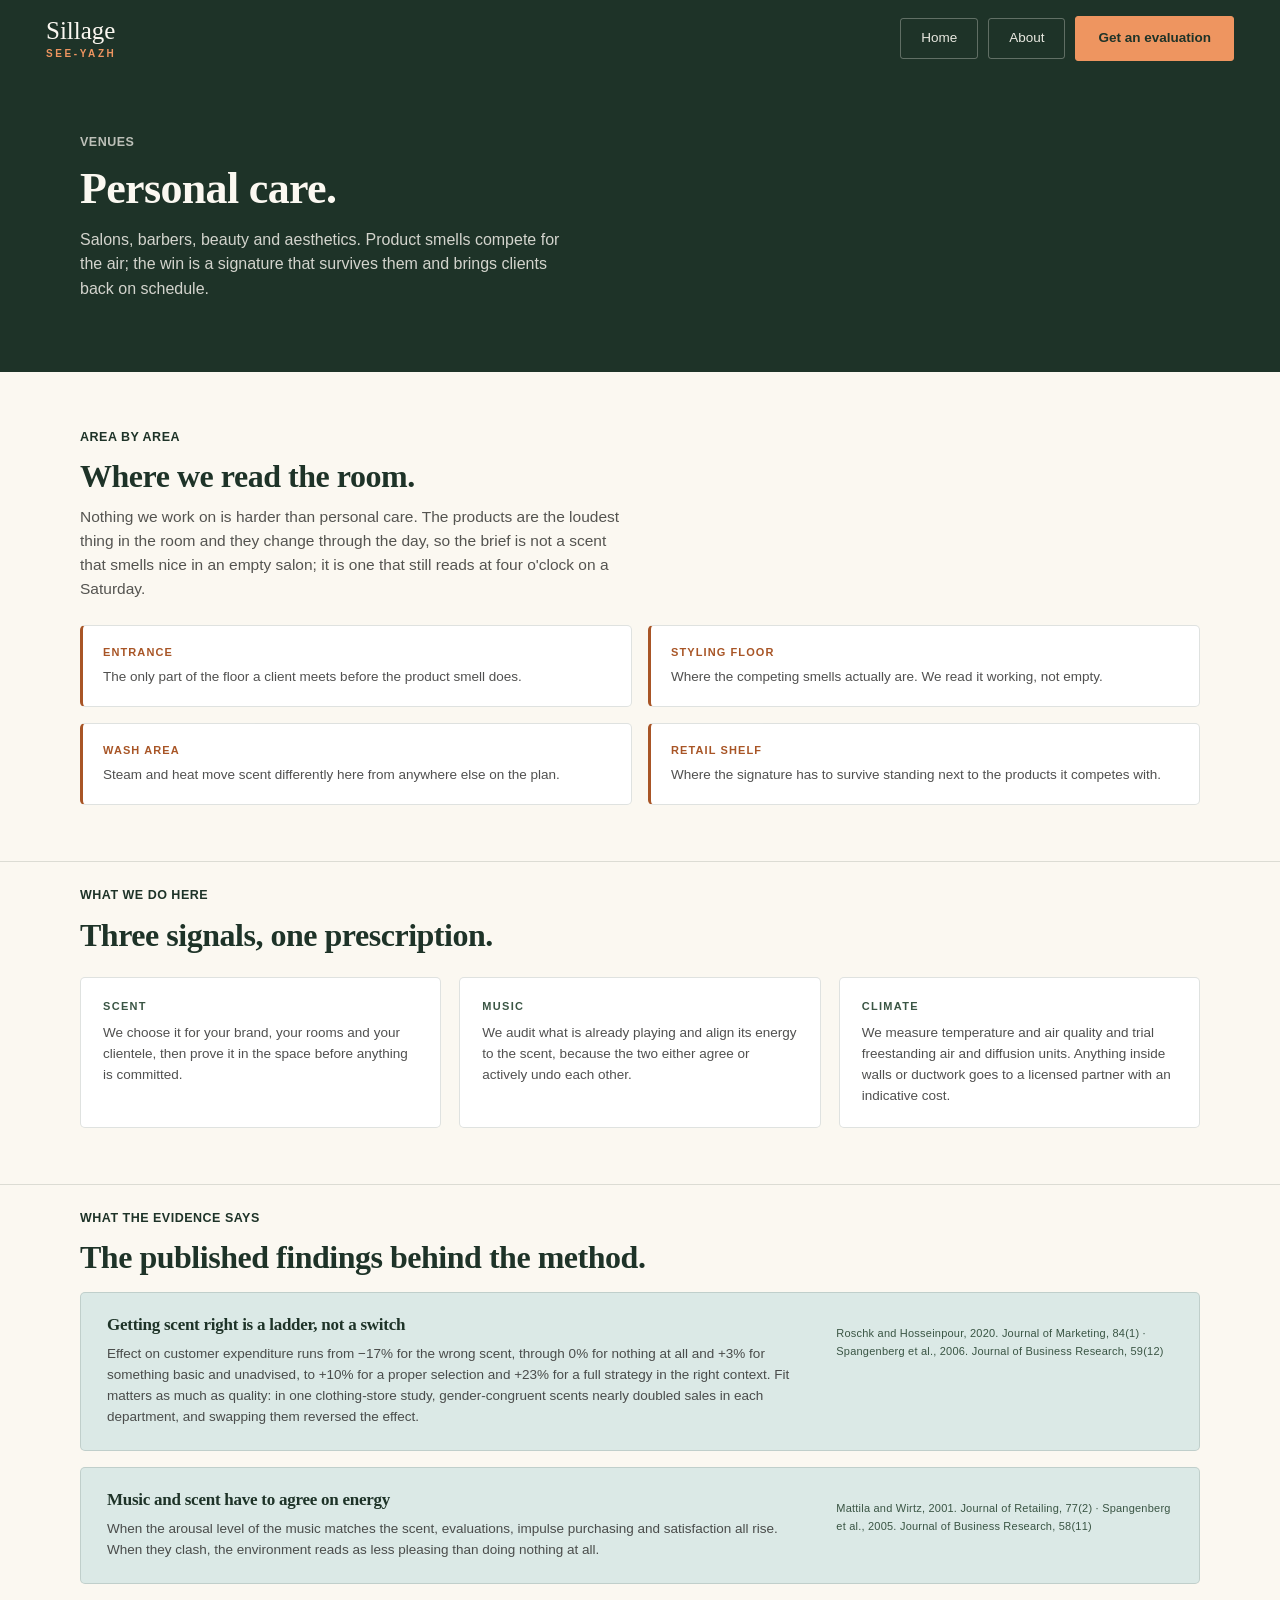
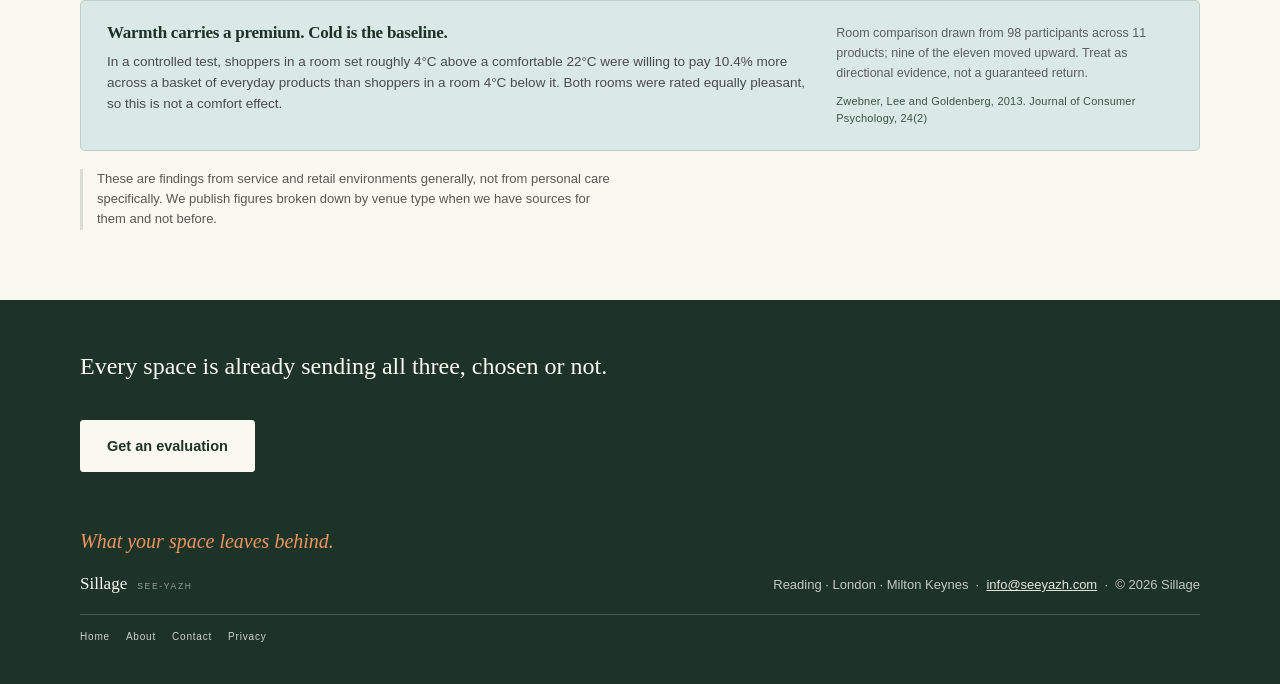
<file: venues/personal-care/index.html>
<!doctype html>
<html lang="en" class="no-js">
<head>
  <meta charset="utf-8" />
  <meta name="viewport" content="width=device-width, initial-scale=1" />
  <script>
    document.documentElement.className = "js js-motion";
    document.addEventListener("error", function (e) {
      var t = e.target;
      if (t && t.tagName === "IMG") t.classList.add("img--failed");
    }, true);
  </script>

  <title>Ambience in salons, barbers and beauty &middot; Sillage</title>
  <meta name="description" content="What scent, music and climate do in salons, barbers, beauty and aesthetics, and how Sillage works in them." />
  <link rel="canonical" href="https://www.seeyazh.com/venues/personal-care/" />

  <meta property="og:type" content="website" />
  <meta property="og:title" content="Ambience in salons, barbers and beauty &middot; Sillage" />
  <meta property="og:description" content="What scent, music and climate do in salons, barbers, beauty and aesthetics, and how Sillage works in them." />
  <meta property="og:image" content="https://www.seeyazh.com/og-image.png" />
  <meta property="og:url" content="https://www.seeyazh.com/venues/personal-care/" />
  <meta name="twitter:card" content="summary_large_image" />

  <link rel="icon" href="../../favicon.svg" type="image/svg+xml" />
  <link rel="stylesheet" href="../../styles.css?v=8.7" />

  <!-- ============================================================
       VENUE PAGE. PUBLISHED 2026-08-02 at the owner's instruction.

       These pages were built in v7 and held back, because the per-venue
       research had not arrived and a thin venue page is worse than no venue
       page. That research STILL has not arrived. So the v7 template was not
       simply published: its importance grid and its four empty citation boxes
       are gone, and what is here instead is (a) copy already published on the
       homepage venue card, (b) descriptions of what Sillage itself does in
       each area, and (c) the three cited findings this site already publishes,
       reproduced verbatim and labelled for what they are.

       THE RULE THAT MADE THESE WAIT STILL APPLIES. Do not add a percentage, a
       statistic or a citation to this page that is not already sourced
       somewhere on this site. The entire premise of the brand is that a client
       can check every number, and one invented figure on a venue page costs
       more than the page is worth.

       When Kevin's per-venue material lands, it goes in the section marked
       "What the evidence says", replacing the general findings with the
       venue-specific ones and their own sources.

       All three pages are generated from one template so they cannot drift
       apart. The relative depth is ../../ so they resolve both at a domain
       root and inside the /sillage-website/ Pages subfolder.
       ============================================================ -->
</head>
<body>
  <a class="skip-link" href="#main">Skip to content</a>

  <header class="hdr">
    <div class="hdr__inner">
      <a class="wordmark" href="../../">Sillage<span class="phon">SEE-YAZH</span></a>
      <nav aria-label="Primary">
        <a class="navbtn" href="../../">Home</a>
        <a class="navbtn" href="../../about/">About</a>
        <a class="bookbtn" href="../../about/#contact">Get an evaluation</a>
      </nav>
    </div>
  </header>

  <main id="main">

    <!-- ---------- 1. HERO ----------
         The standfirst is the homepage venue card sentence, word for word.
         If one changes, change the other. -->
    <section class="vhero on-forest">
      <div class="wrap" data-animate>
        <p class="eyebrow on-dark">Venues</p>
        <h1>Personal care.</h1>
        <p class="stand">Salons, barbers, beauty and aesthetics. Product smells compete for the air; the win is a signature that survives them and brings clients back on schedule.</p>
      </div>
    </section>

    <!-- ---------- 2. AREA BY AREA ----------
         What we look at, room by room. These are descriptions of our own
         process, not claims about the venue type, which is exactly why they
         can be published while the research is still outstanding. -->
    <section class="sec sec--light">
      <div class="wrap">
        <p class="eyebrow" data-animate>Area by area</p>
        <h2 data-animate data-anim-delay="60">Where we read the room.</h2>
        <p class="stand" data-animate data-anim-delay="120">Nothing we work on is harder than personal care. The products are the loudest thing in the room and they change through the day, so the brief is not a scent that smells nice in an empty salon; it is one that still reads at four o'clock on a Saturday.</p>

        <div class="vareas">
          <div class="varea" data-animate>
            <p class="n">Entrance</p>
            <p>The only part of the floor a client meets before the product smell does.</p>
          </div>
          <div class="varea" data-animate data-anim-delay="60">
            <p class="n">Styling floor</p>
            <p>Where the competing smells actually are. We read it working, not empty.</p>
          </div>
          <div class="varea" data-animate data-anim-delay="120">
            <p class="n">Wash area</p>
            <p>Steam and heat move scent differently here from anywhere else on the plan.</p>
          </div>
          <div class="varea" data-animate data-anim-delay="180">
            <p class="n">Retail shelf</p>
            <p>Where the signature has to survive standing next to the products it competes with.</p>
          </div>
        </div>
      </div>
    </section>

    <!-- ---------- 3. THE THREE SIGNALS ----------
         The sitewide scope statement, applied. Every verb here is inside the
         scope that About sets out: advise on scent, evaluate and align the
         music, trial FREESTANDING equipment only, refer anything hardwired or
         ducted to a licensed partner. Do not widen it on a venue page. -->
    <section class="sec sec--light">
      <div class="wrap">
        <p class="eyebrow" data-animate>What we do here</p>
        <h2 data-animate data-anim-delay="60">Three signals, one prescription.</h2>
        <div class="vsignals">
          <div class="vsig" data-animate>
            <p class="n">SCENT</p>
            <p>We choose it for your brand, your rooms and your clientele, then prove it in the space before anything is committed.</p>
          </div>
          <div class="vsig" data-animate data-anim-delay="70">
            <p class="n">MUSIC</p>
            <p>We audit what is already playing and align its energy to the scent, because the two either agree or actively undo each other.</p>
          </div>
          <div class="vsig" data-animate data-anim-delay="140">
            <p class="n">CLIMATE</p>
            <p>We measure temperature and air quality and trial freestanding air and diffusion units. Anything inside walls or ductwork goes to a licensed partner with an indicative cost.</p>
          </div>
        </div>
      </div>
    </section>

    <!-- ---------- 4. THE EVIDENCE ----------
         VERBATIM from the homepage expanders. Do not paraphrase a figure, do
         not round one, and do not retype a citation from memory: copy it.
         The note beneath is not hedging for its own sake. These findings are
         general service and retail findings, and saying so is the difference
         between citing evidence and misusing it. -->
    <section class="sec sec--light">
      <div class="wrap">
        <p class="eyebrow" data-animate>What the evidence says</p>
        <h2 data-animate data-anim-delay="60">The published findings behind the method.</h2>

        <div class="vevid" data-animate data-anim-delay="120">
          <div>
            <h3>Getting scent right is a ladder, not a switch</h3>
            <p>Effect on customer expenditure runs from &minus;17% for the wrong scent, through 0% for nothing at all and +3% for something basic and unadvised, to +10% for a proper selection and +23% for a full strategy in the right context. Fit matters as much as quality: in one clothing-store study, gender-congruent scents nearly doubled sales in each department, and swapping them reversed the effect.</p>
          </div>
          <div>
            <p class="src">Roschk and Hosseinpour, 2020. Journal of Marketing, 84(1) &middot; Spangenberg et al., 2006. Journal of Business Research, 59(12)</p>
          </div>
        </div>

        <div class="vevid" data-animate data-anim-delay="180">
          <div>
            <h3>Music and scent have to agree on energy</h3>
            <p>When the arousal level of the music matches the scent, evaluations, impulse purchasing and satisfaction all rise. When they clash, the environment reads as less pleasing than doing nothing at all.</p>
          </div>
          <div>
            <p class="src">Mattila and Wirtz, 2001. Journal of Retailing, 77(2) &middot; Spangenberg et al., 2005. Journal of Business Research, 58(11)</p>
          </div>
        </div>

        <div class="vevid" data-animate data-anim-delay="240">
          <div>
            <h3>Warmth carries a premium. Cold is the baseline.</h3>
            <p>In a controlled test, shoppers in a room set roughly 4&deg;C above a comfortable 22&deg;C were willing to pay 10.4% more across a basket of everyday products than shoppers in a room 4&deg;C below it. Both rooms were rated equally pleasant, so this is not a comfort effect.</p>
          </div>
          <div>
            <p class="caveat">Room comparison drawn from 98 participants across 11 products; nine of the eleven moved upward. Treat as directional evidence, not a guaranteed return.</p>
            <p class="src">Zwebner, Lee and Goldenberg, 2013. Journal of Consumer Psychology, 24(2)</p>
          </div>
        </div>

        <p class="vnote" data-animate>These are findings from service and retail environments generally, not from personal care specifically. We publish figures broken down by venue type when we have sources for them and not before.</p>
      </div>
    </section>

    <!-- ---------- 5. TESTIMONIALS ----------
         Same component as the homepage. Built, disabled, renders nothing
         until a real signed-off testimonial exists. -->
    <section class="testi" hidden>
      <div class="wrap">
        <p class="eyebrow">What clients say</p>
        <div class="tgrid"></div>
      </div>
    </section>

    <!-- ---------- 6. CTA ---------- -->
    <section class="inter on-forest">
      <div class="wrap" data-animate>
        <p class="q">Every space is already sending all three, chosen or not.</p>
        <a class="btn btn--solid" href="../../about/#contact">Get an evaluation</a>
      </div>
    </section>

  </main>

  <footer class="foot">
    <div class="foot__inner">
      <p class="slog">What your space leaves behind.</p>
      <div class="cols">
        <div class="fm">Sillage<span>SEE-YAZH</span></div>
        <div class="meta">
          Reading &middot; London &middot; Milton Keynes
          &nbsp;&middot;&nbsp; <a href="mailto:info@seeyazh.com">info@seeyazh.com</a>
          &nbsp;&middot;&nbsp; &copy; 2026 Sillage
        </div>
      </div>
      <div class="foot__links">
        <a href="../../">Home</a>
        <a href="../../about/">About</a>
        <a href="../../about/#contact">Contact</a>
        <a href="../../privacy/">Privacy</a>
      </div>
    </div>
  </footer>

  <script src="../../ui.js"></script>
  <script src="../../motion.js"></script>
</body>
</html>
</file>
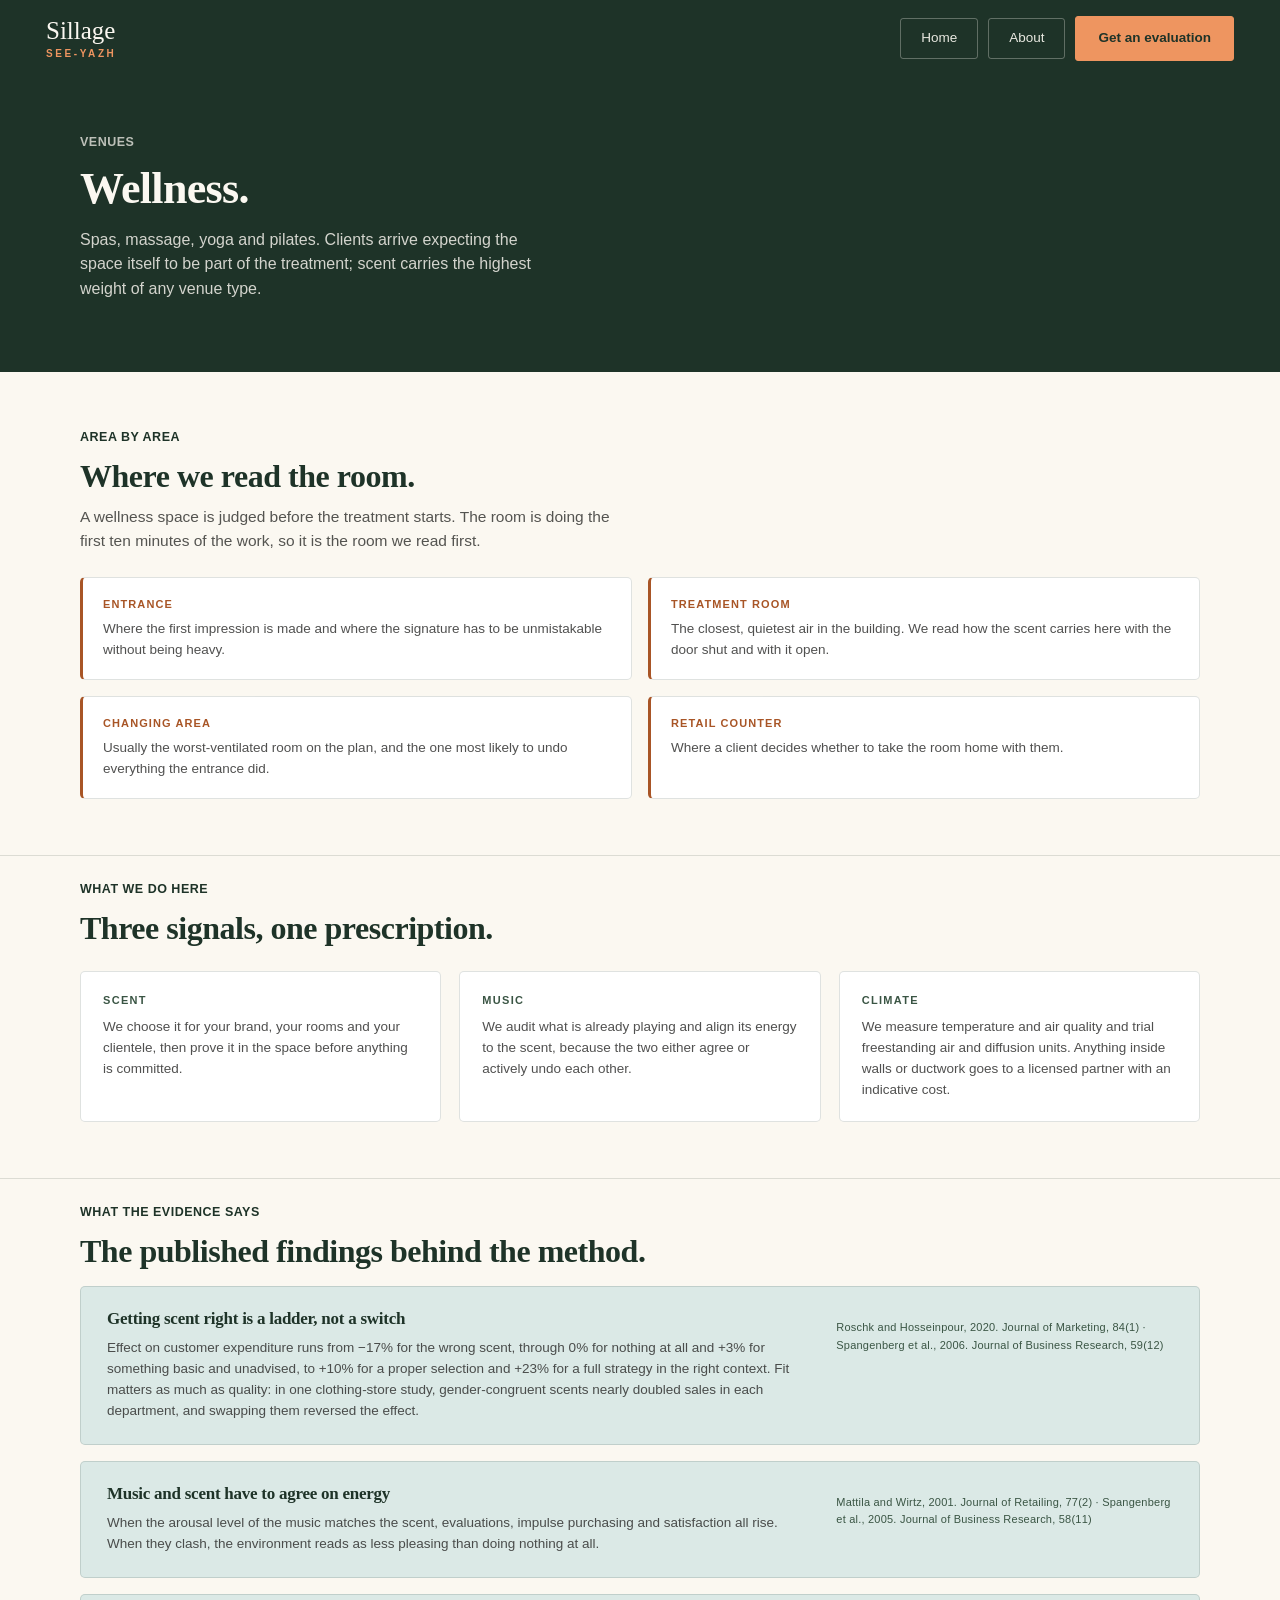
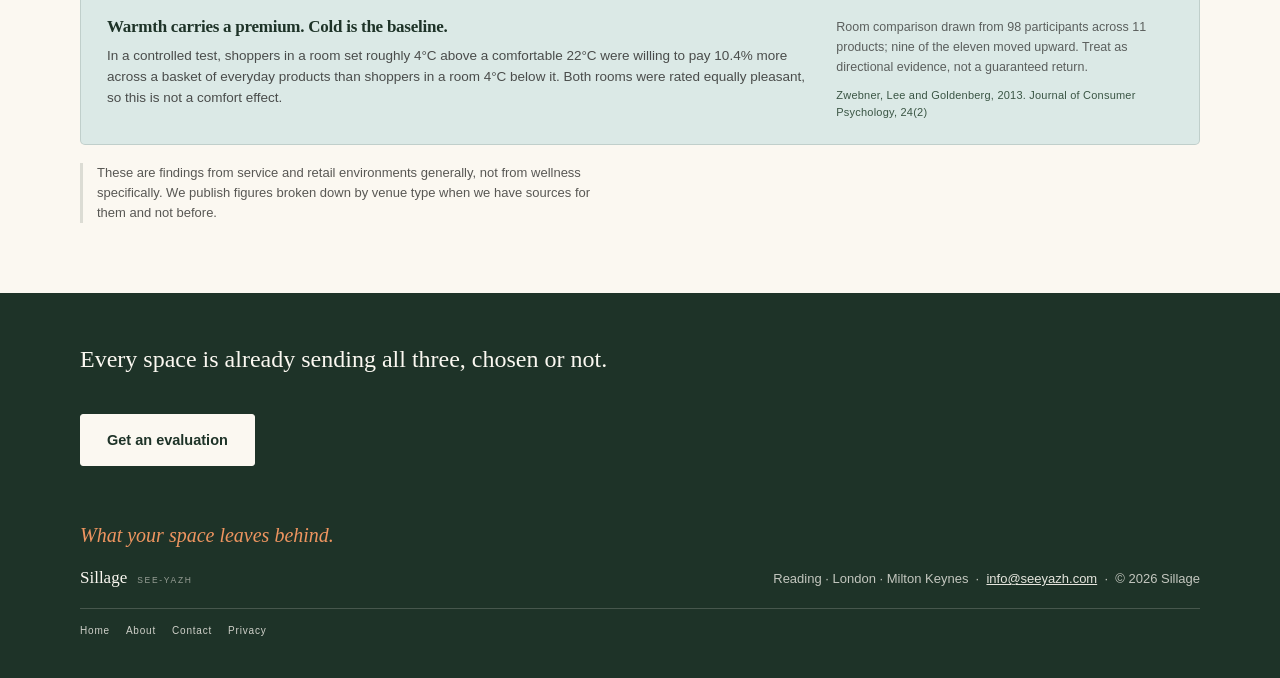
<file: venues/wellness/index.html>
<!doctype html>
<html lang="en" class="no-js">
<head>
  <meta charset="utf-8" />
  <meta name="viewport" content="width=device-width, initial-scale=1" />
  <script>
    document.documentElement.className = "js js-motion";
    document.addEventListener("error", function (e) {
      var t = e.target;
      if (t && t.tagName === "IMG") t.classList.add("img--failed");
    }, true);
  </script>

  <title>Ambience in wellness spaces &middot; Sillage</title>
  <meta name="description" content="What scent, music and climate do in spas, massage rooms, yoga and pilates studios, and how Sillage works in them." />
  <link rel="canonical" href="https://www.seeyazh.com/venues/wellness/" />

  <meta property="og:type" content="website" />
  <meta property="og:title" content="Ambience in wellness spaces &middot; Sillage" />
  <meta property="og:description" content="What scent, music and climate do in spas, massage rooms, yoga and pilates studios, and how Sillage works in them." />
  <meta property="og:image" content="https://www.seeyazh.com/og-image.png" />
  <meta property="og:url" content="https://www.seeyazh.com/venues/wellness/" />
  <meta name="twitter:card" content="summary_large_image" />

  <link rel="icon" href="../../favicon.svg" type="image/svg+xml" />
  <link rel="stylesheet" href="../../styles.css?v=8.7" />

  <!-- ============================================================
       VENUE PAGE. PUBLISHED 2026-08-02 at the owner's instruction.

       These pages were built in v7 and held back, because the per-venue
       research had not arrived and a thin venue page is worse than no venue
       page. That research STILL has not arrived. So the v7 template was not
       simply published: its importance grid and its four empty citation boxes
       are gone, and what is here instead is (a) copy already published on the
       homepage venue card, (b) descriptions of what Sillage itself does in
       each area, and (c) the three cited findings this site already publishes,
       reproduced verbatim and labelled for what they are.

       THE RULE THAT MADE THESE WAIT STILL APPLIES. Do not add a percentage, a
       statistic or a citation to this page that is not already sourced
       somewhere on this site. The entire premise of the brand is that a client
       can check every number, and one invented figure on a venue page costs
       more than the page is worth.

       When Kevin's per-venue material lands, it goes in the section marked
       "What the evidence says", replacing the general findings with the
       venue-specific ones and their own sources.

       All three pages are generated from one template so they cannot drift
       apart. The relative depth is ../../ so they resolve both at a domain
       root and inside the /sillage-website/ Pages subfolder.
       ============================================================ -->
</head>
<body>
  <a class="skip-link" href="#main">Skip to content</a>

  <header class="hdr">
    <div class="hdr__inner">
      <a class="wordmark" href="../../">Sillage<span class="phon">SEE-YAZH</span></a>
      <nav aria-label="Primary">
        <a class="navbtn" href="../../">Home</a>
        <a class="navbtn" href="../../about/">About</a>
        <a class="bookbtn" href="../../about/#contact">Get an evaluation</a>
      </nav>
    </div>
  </header>

  <main id="main">

    <!-- ---------- 1. HERO ----------
         The standfirst is the homepage venue card sentence, word for word.
         If one changes, change the other. -->
    <section class="vhero on-forest">
      <div class="wrap" data-animate>
        <p class="eyebrow on-dark">Venues</p>
        <h1>Wellness.</h1>
        <p class="stand">Spas, massage, yoga and pilates. Clients arrive expecting the space itself to be part of the treatment; scent carries the highest weight of any venue type.</p>
      </div>
    </section>

    <!-- ---------- 2. AREA BY AREA ----------
         What we look at, room by room. These are descriptions of our own
         process, not claims about the venue type, which is exactly why they
         can be published while the research is still outstanding. -->
    <section class="sec sec--light">
      <div class="wrap">
        <p class="eyebrow" data-animate>Area by area</p>
        <h2 data-animate data-anim-delay="60">Where we read the room.</h2>
        <p class="stand" data-animate data-anim-delay="120">A wellness space is judged before the treatment starts. The room is doing the first ten minutes of the work, so it is the room we read first.</p>

        <div class="vareas">
          <div class="varea" data-animate>
            <p class="n">Entrance</p>
            <p>Where the first impression is made and where the signature has to be unmistakable without being heavy.</p>
          </div>
          <div class="varea" data-animate data-anim-delay="60">
            <p class="n">Treatment room</p>
            <p>The closest, quietest air in the building. We read how the scent carries here with the door shut and with it open.</p>
          </div>
          <div class="varea" data-animate data-anim-delay="120">
            <p class="n">Changing area</p>
            <p>Usually the worst-ventilated room on the plan, and the one most likely to undo everything the entrance did.</p>
          </div>
          <div class="varea" data-animate data-anim-delay="180">
            <p class="n">Retail counter</p>
            <p>Where a client decides whether to take the room home with them.</p>
          </div>
        </div>
      </div>
    </section>

    <!-- ---------- 3. THE THREE SIGNALS ----------
         The sitewide scope statement, applied. Every verb here is inside the
         scope that About sets out: advise on scent, evaluate and align the
         music, trial FREESTANDING equipment only, refer anything hardwired or
         ducted to a licensed partner. Do not widen it on a venue page. -->
    <section class="sec sec--light">
      <div class="wrap">
        <p class="eyebrow" data-animate>What we do here</p>
        <h2 data-animate data-anim-delay="60">Three signals, one prescription.</h2>
        <div class="vsignals">
          <div class="vsig" data-animate>
            <p class="n">SCENT</p>
            <p>We choose it for your brand, your rooms and your clientele, then prove it in the space before anything is committed.</p>
          </div>
          <div class="vsig" data-animate data-anim-delay="70">
            <p class="n">MUSIC</p>
            <p>We audit what is already playing and align its energy to the scent, because the two either agree or actively undo each other.</p>
          </div>
          <div class="vsig" data-animate data-anim-delay="140">
            <p class="n">CLIMATE</p>
            <p>We measure temperature and air quality and trial freestanding air and diffusion units. Anything inside walls or ductwork goes to a licensed partner with an indicative cost.</p>
          </div>
        </div>
      </div>
    </section>

    <!-- ---------- 4. THE EVIDENCE ----------
         VERBATIM from the homepage expanders. Do not paraphrase a figure, do
         not round one, and do not retype a citation from memory: copy it.
         The note beneath is not hedging for its own sake. These findings are
         general service and retail findings, and saying so is the difference
         between citing evidence and misusing it. -->
    <section class="sec sec--light">
      <div class="wrap">
        <p class="eyebrow" data-animate>What the evidence says</p>
        <h2 data-animate data-anim-delay="60">The published findings behind the method.</h2>

        <div class="vevid" data-animate data-anim-delay="120">
          <div>
            <h3>Getting scent right is a ladder, not a switch</h3>
            <p>Effect on customer expenditure runs from &minus;17% for the wrong scent, through 0% for nothing at all and +3% for something basic and unadvised, to +10% for a proper selection and +23% for a full strategy in the right context. Fit matters as much as quality: in one clothing-store study, gender-congruent scents nearly doubled sales in each department, and swapping them reversed the effect.</p>
          </div>
          <div>
            <p class="src">Roschk and Hosseinpour, 2020. Journal of Marketing, 84(1) &middot; Spangenberg et al., 2006. Journal of Business Research, 59(12)</p>
          </div>
        </div>

        <div class="vevid" data-animate data-anim-delay="180">
          <div>
            <h3>Music and scent have to agree on energy</h3>
            <p>When the arousal level of the music matches the scent, evaluations, impulse purchasing and satisfaction all rise. When they clash, the environment reads as less pleasing than doing nothing at all.</p>
          </div>
          <div>
            <p class="src">Mattila and Wirtz, 2001. Journal of Retailing, 77(2) &middot; Spangenberg et al., 2005. Journal of Business Research, 58(11)</p>
          </div>
        </div>

        <div class="vevid" data-animate data-anim-delay="240">
          <div>
            <h3>Warmth carries a premium. Cold is the baseline.</h3>
            <p>In a controlled test, shoppers in a room set roughly 4&deg;C above a comfortable 22&deg;C were willing to pay 10.4% more across a basket of everyday products than shoppers in a room 4&deg;C below it. Both rooms were rated equally pleasant, so this is not a comfort effect.</p>
          </div>
          <div>
            <p class="caveat">Room comparison drawn from 98 participants across 11 products; nine of the eleven moved upward. Treat as directional evidence, not a guaranteed return.</p>
            <p class="src">Zwebner, Lee and Goldenberg, 2013. Journal of Consumer Psychology, 24(2)</p>
          </div>
        </div>

        <p class="vnote" data-animate>These are findings from service and retail environments generally, not from wellness specifically. We publish figures broken down by venue type when we have sources for them and not before.</p>
      </div>
    </section>

    <!-- ---------- 5. TESTIMONIALS ----------
         Same component as the homepage. Built, disabled, renders nothing
         until a real signed-off testimonial exists. -->
    <section class="testi" hidden>
      <div class="wrap">
        <p class="eyebrow">What clients say</p>
        <div class="tgrid"></div>
      </div>
    </section>

    <!-- ---------- 6. CTA ---------- -->
    <section class="inter on-forest">
      <div class="wrap" data-animate>
        <p class="q">Every space is already sending all three, chosen or not.</p>
        <a class="btn btn--solid" href="../../about/#contact">Get an evaluation</a>
      </div>
    </section>

  </main>

  <footer class="foot">
    <div class="foot__inner">
      <p class="slog">What your space leaves behind.</p>
      <div class="cols">
        <div class="fm">Sillage<span>SEE-YAZH</span></div>
        <div class="meta">
          Reading &middot; London &middot; Milton Keynes
          &nbsp;&middot;&nbsp; <a href="mailto:info@seeyazh.com">info@seeyazh.com</a>
          &nbsp;&middot;&nbsp; &copy; 2026 Sillage
        </div>
      </div>
      <div class="foot__links">
        <a href="../../">Home</a>
        <a href="../../about/">About</a>
        <a href="../../about/#contact">Contact</a>
        <a href="../../privacy/">Privacy</a>
      </div>
    </div>
  </footer>

  <script src="../../ui.js"></script>
  <script src="../../motion.js"></script>
</body>
</html>
</file>
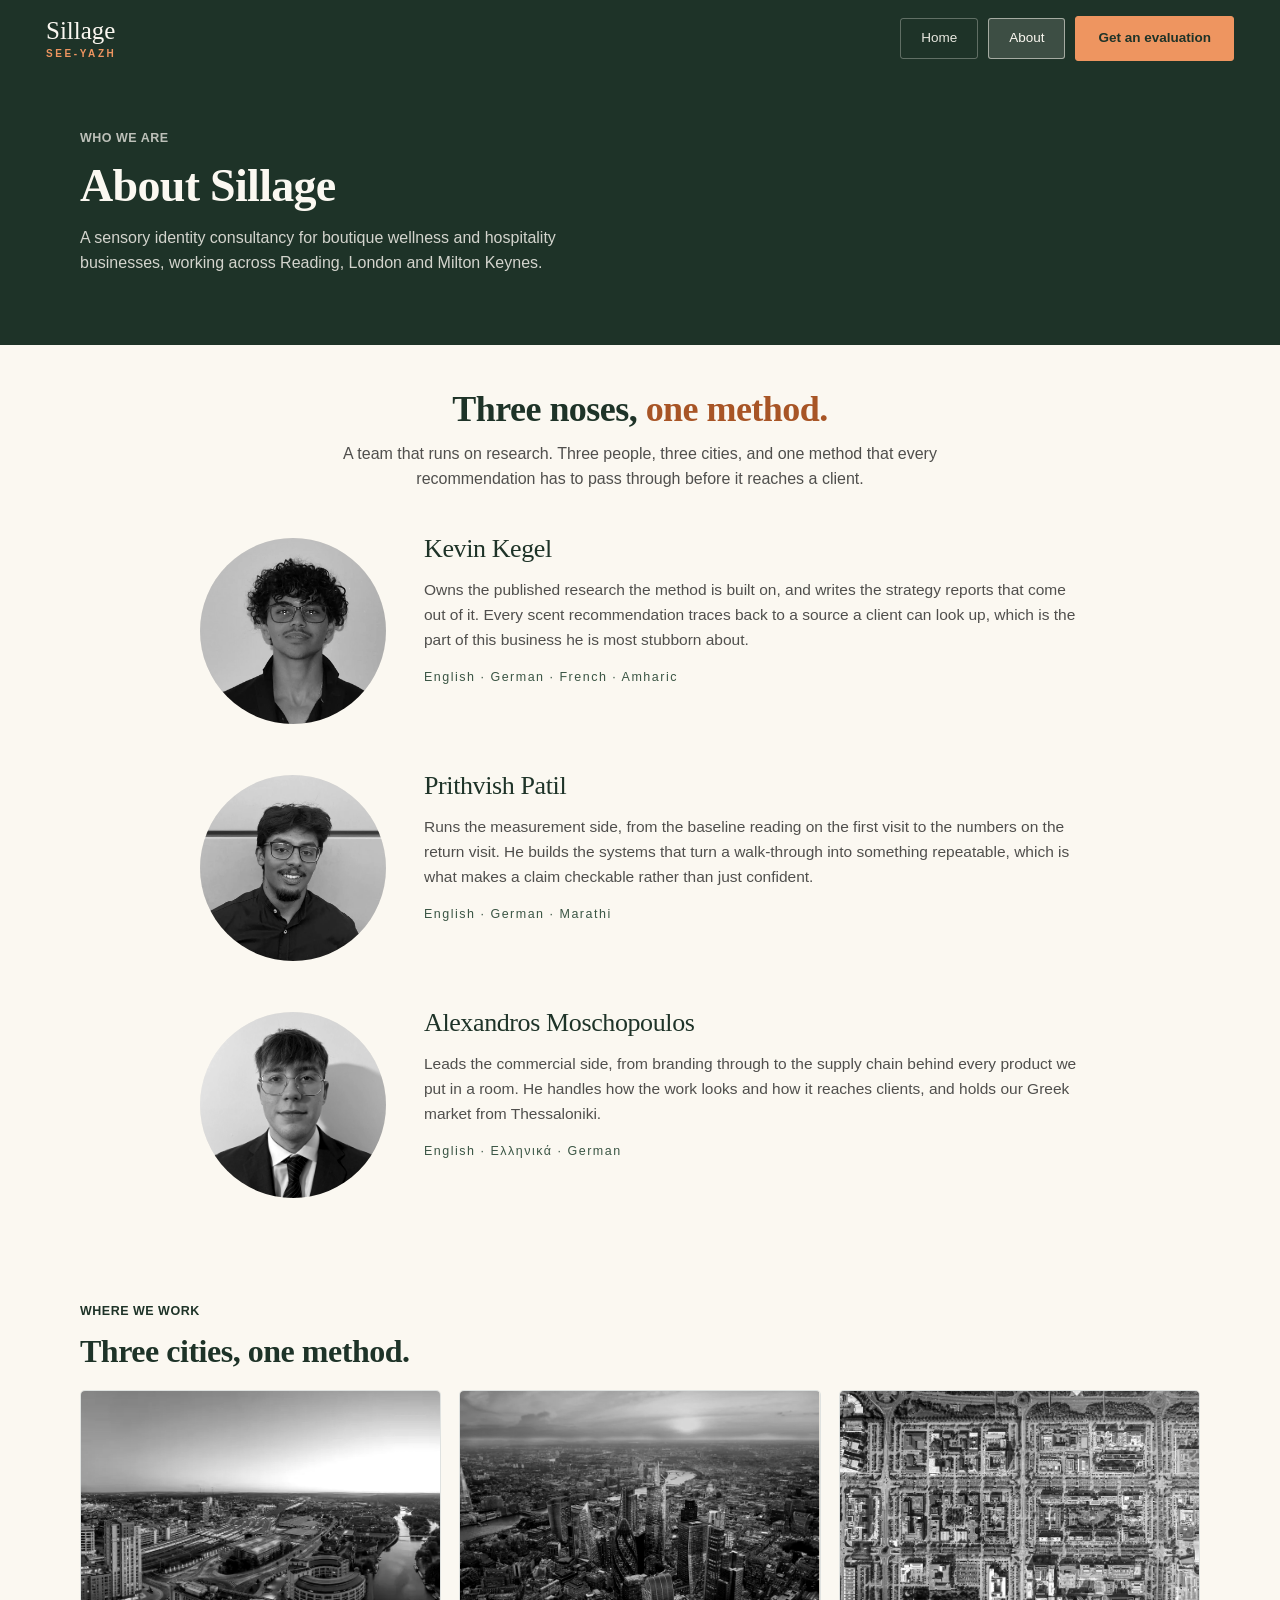
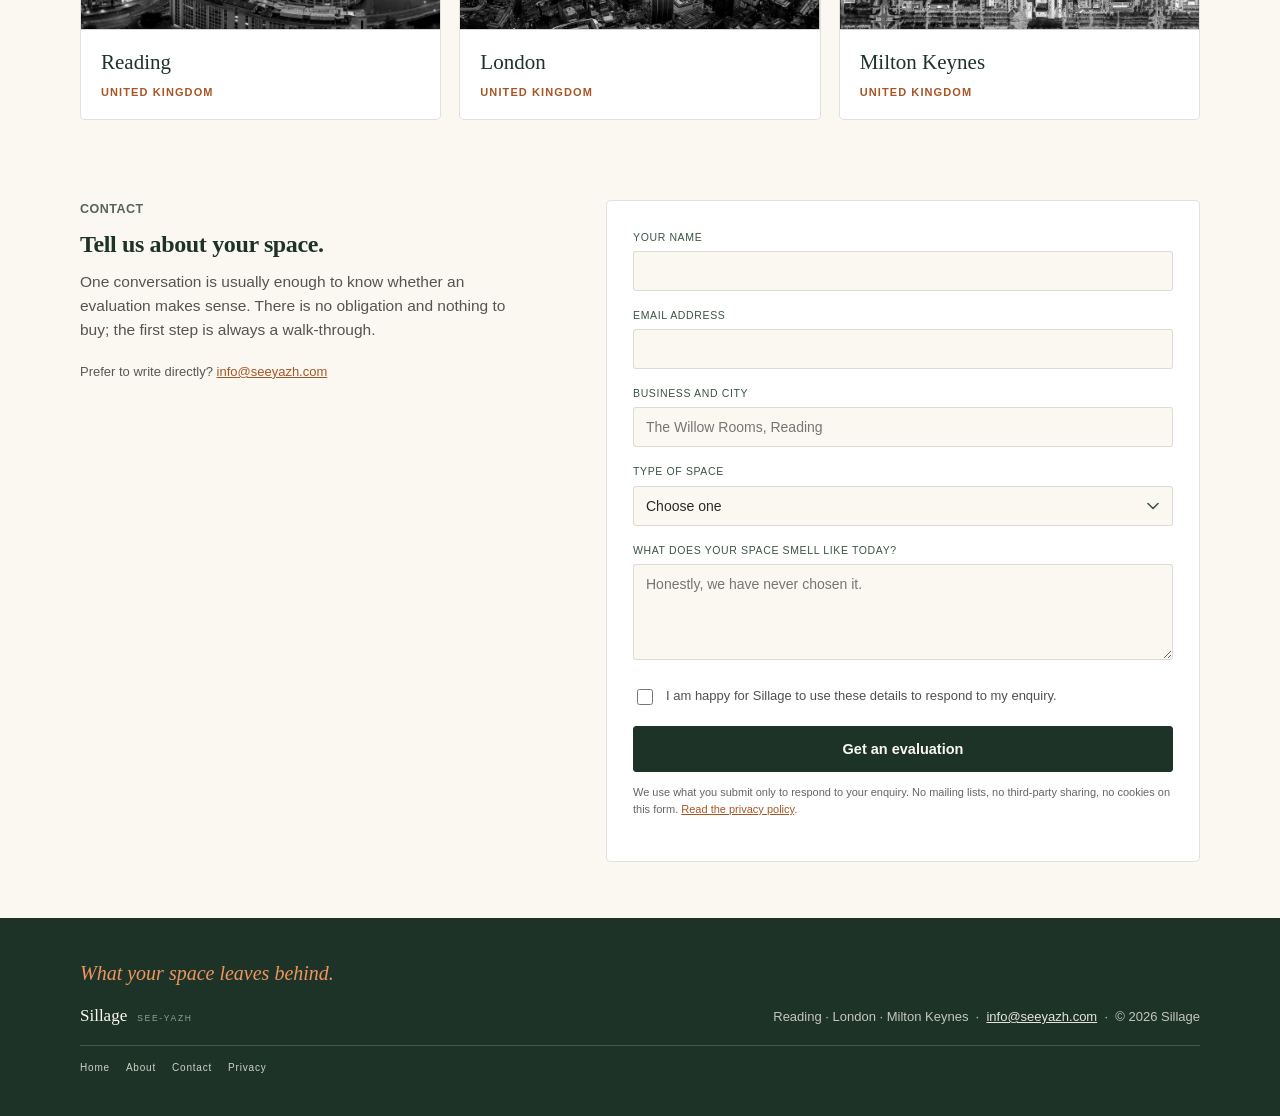
<file: about.html>
<!doctype html>
<html lang="en">
<head>
  <meta charset="utf-8" />
  <meta name="viewport" content="width=device-width, initial-scale=1" />
  <!-- ============================================================
       REDIRECT STUB. The About page lost its .html on 2026-08-02 and now lives at
       /about/. This keeps every inbound link to /about.html working.

       GitHub Pages cannot serve a real 301, so this is the standard static
       equivalent: a canonical tag pointing at the live address, which is what
       search engines consolidate on, a meta refresh, and a plain link for
       anyone with JavaScript and refresh both disabled.
       ============================================================ -->
  <link rel="canonical" href="about/" />
  <meta name="robots" content="noindex,follow" />
  <meta http-equiv="refresh" content="0; url=about/" />
  <title>About, moved &middot; Sillage</title>
  <link rel="icon" href="favicon.svg" type="image/svg+xml" />
  <link rel="stylesheet" href="styles.css?v=8.7" />
</head>
<body>
  <main id="main" class="doc">
    <div class="doc__inner">
      <h1>This page has moved.</h1>
      <p>About now lives at a shorter address. If you are not redirected automatically, follow the link below.</p>
      <p class="doc__cta">
        <a class="btn btn--solid" href="about/">Go to About</a>
      </p>
    </div>
  </main>
  <script>window.location.replace("about/");</script>
</body>
</html>
</file>
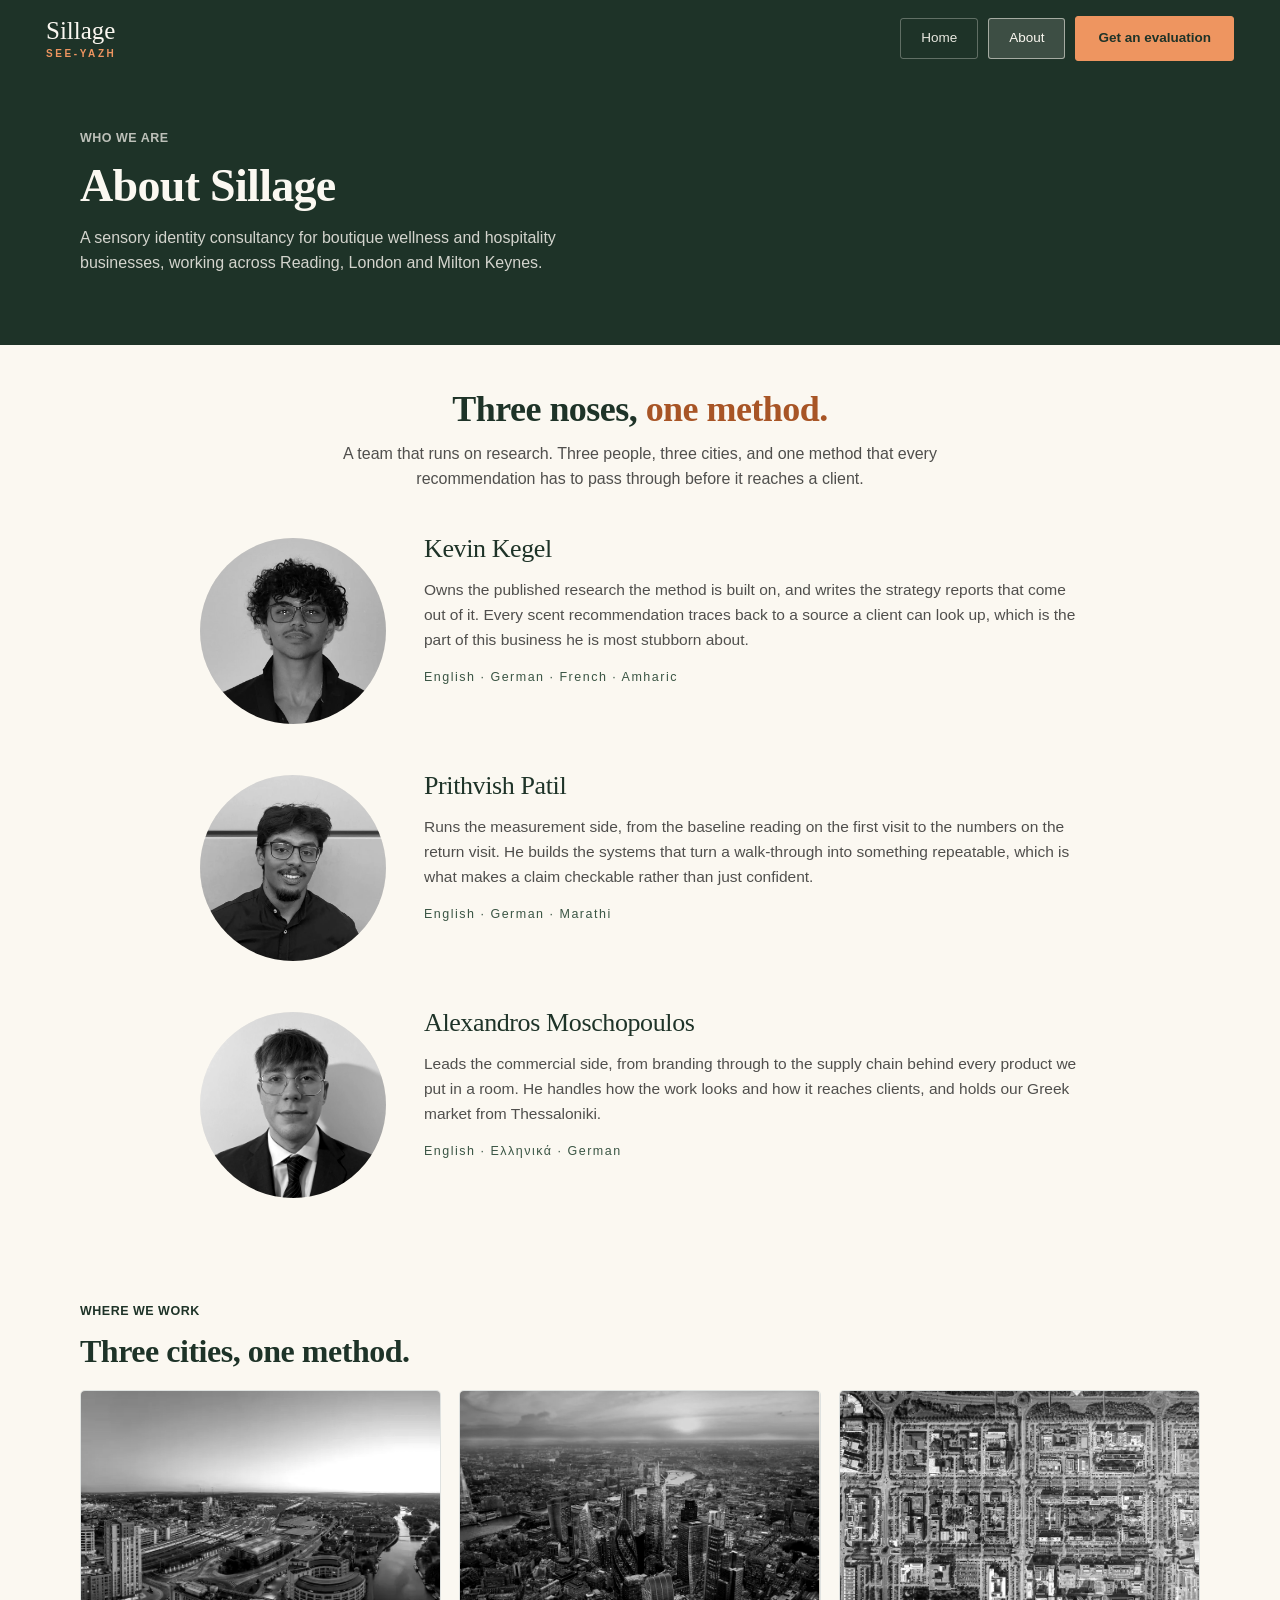
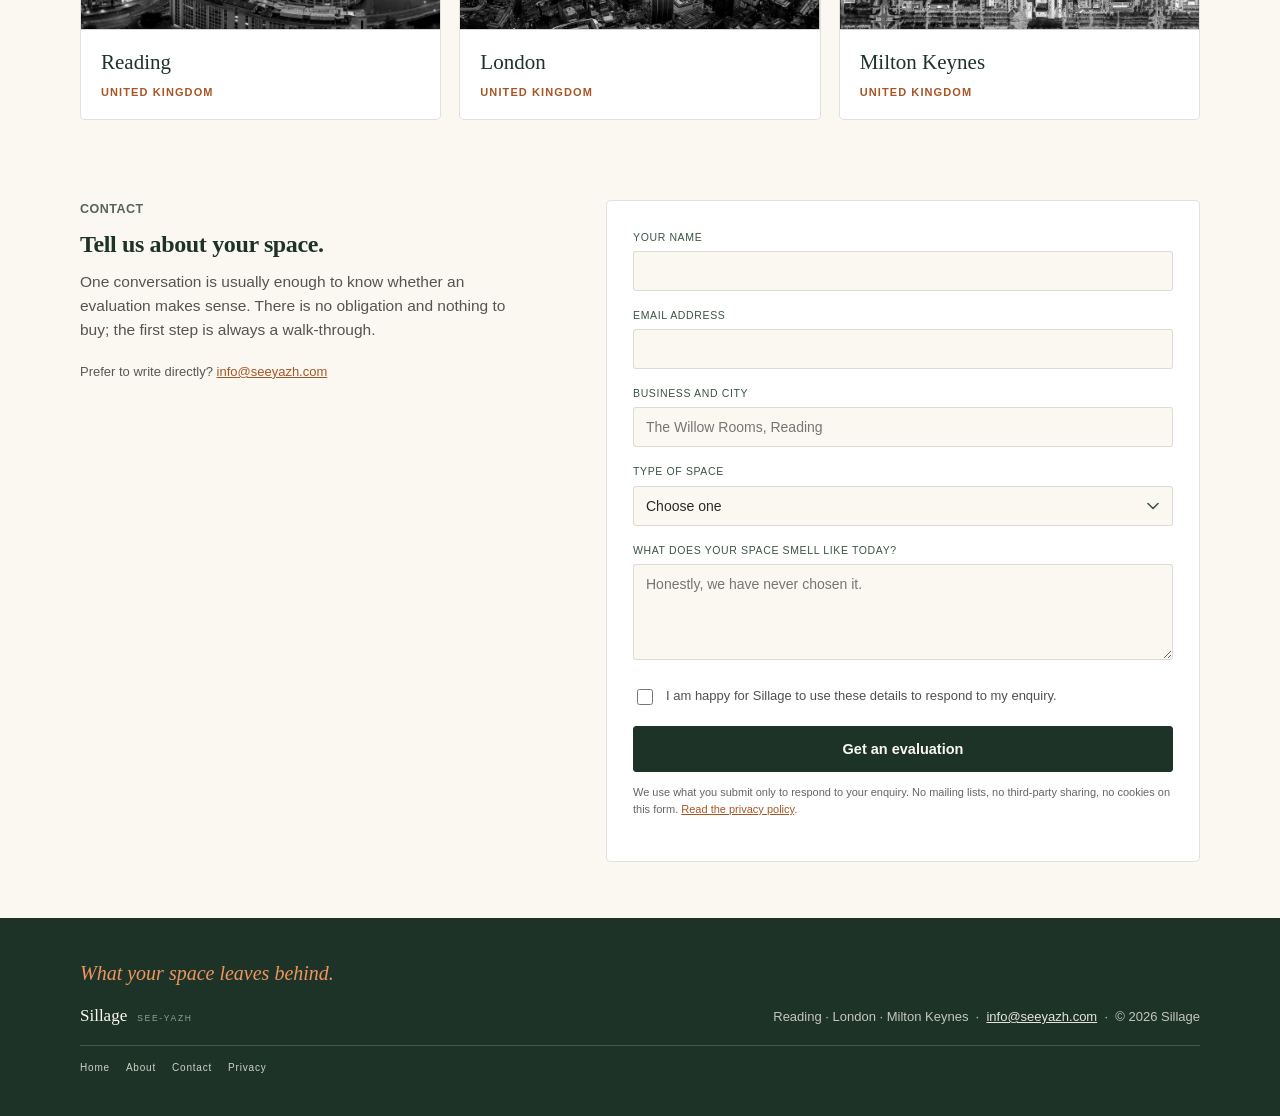
<file: contact.html>
<!doctype html>
<html lang="en">
<head>
  <meta charset="utf-8" />
  <meta name="viewport" content="width=device-width, initial-scale=1" />
  <!-- ============================================================
       RETIRED PAGE. The contact content and the enquiry form were
       merged into About in v4; this stub keeps every inbound link to
       contact.html working. See markets.html for why this is a meta
       refresh plus a canonical rather than a real 301.
       ============================================================ -->
  <link rel="canonical" href="about/#contact" />
  <meta name="robots" content="noindex,follow" />
  <meta http-equiv="refresh" content="0; url=about/#contact" />
  <title>Contact, moved to About &middot; Sillage</title>
  <link rel="icon" href="favicon.svg" type="image/svg+xml" />
  <link rel="stylesheet" href="styles.css?v=8.7" />
</head>
<body>
  <main id="main" class="doc">
    <div class="doc__inner">
      <h1>This page has moved.</h1>
      <p>Contact now lives on the About page, form and all. If you are not
        redirected automatically, follow the link below. You can also write to
        <a href="mailto:info@seeyazh.com">info@seeyazh.com</a>.</p>
      <p class="doc__cta">
        <a class="btn btn--solid" href="about/#contact">Go to About &middot; Contact</a>
      </p>
    </div>
  </main>
  <script>window.location.replace("about/#contact");</script>
</body>
</html>
</file>
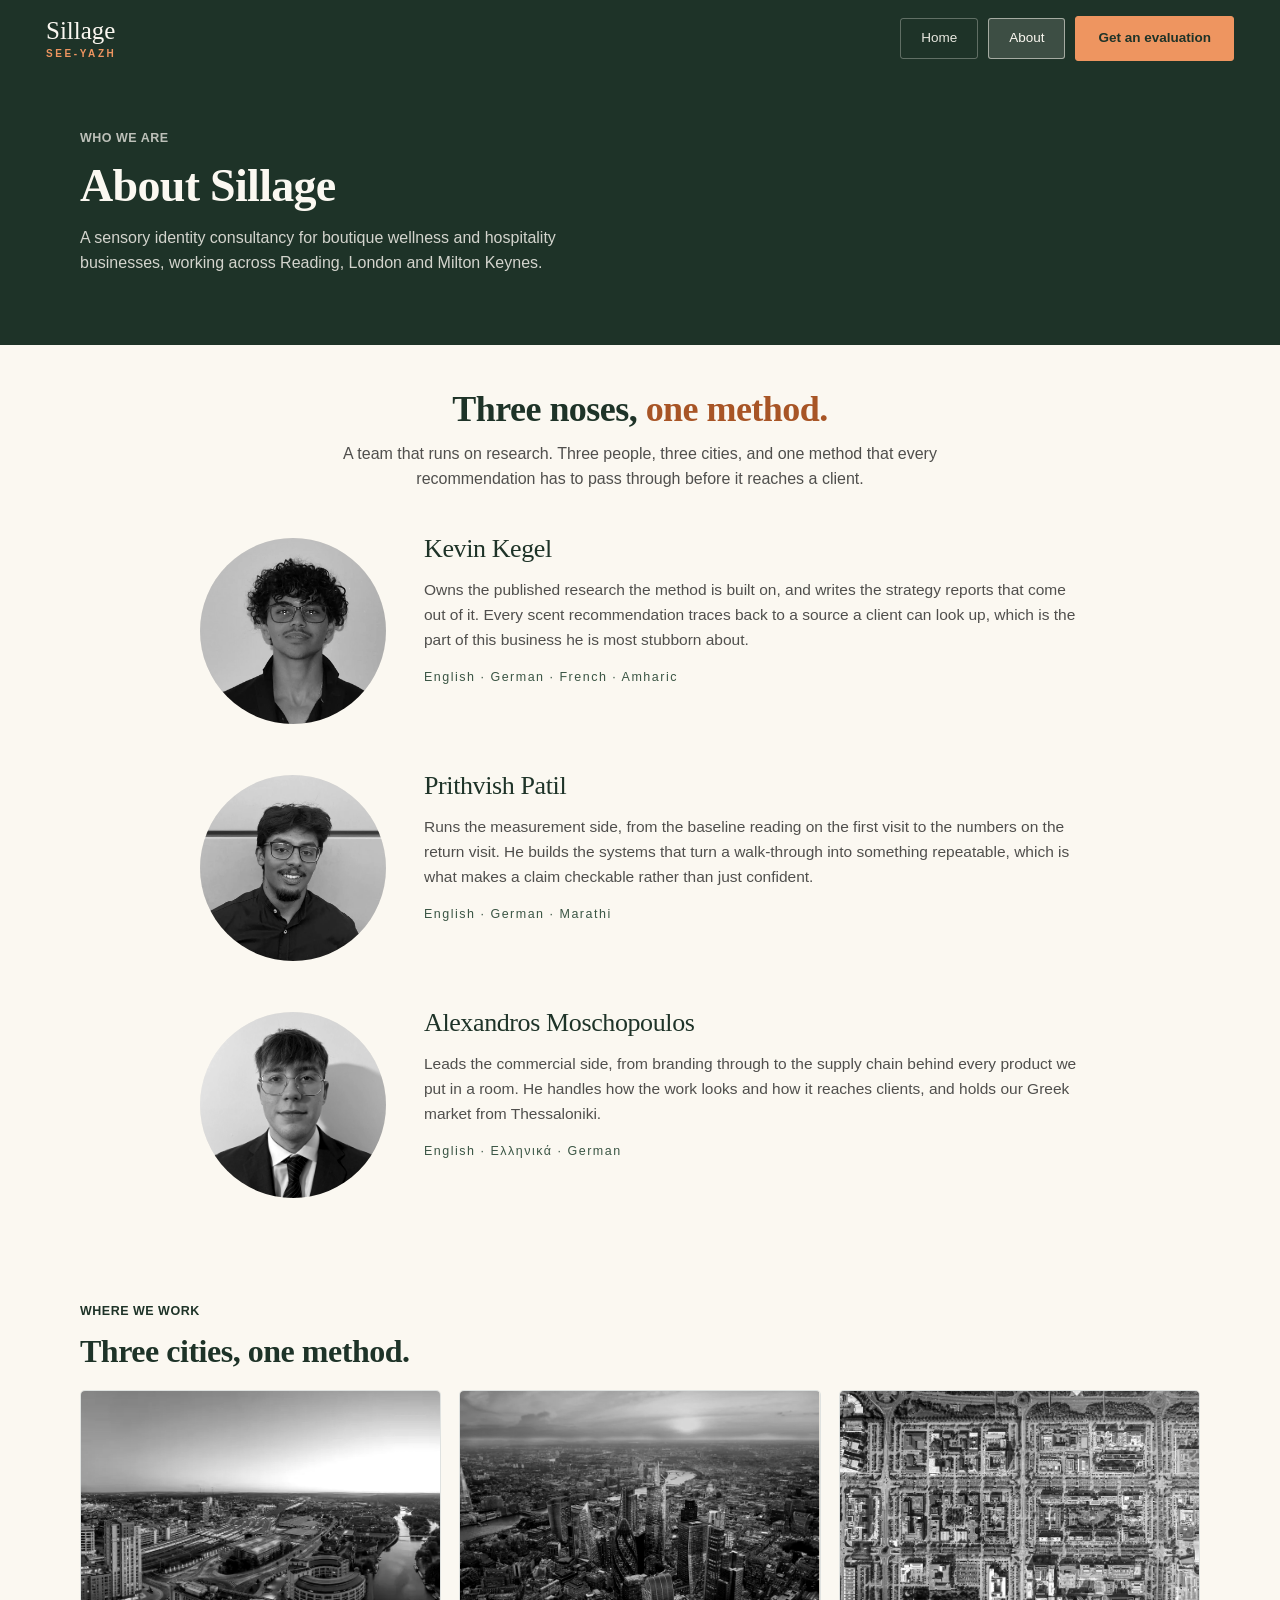
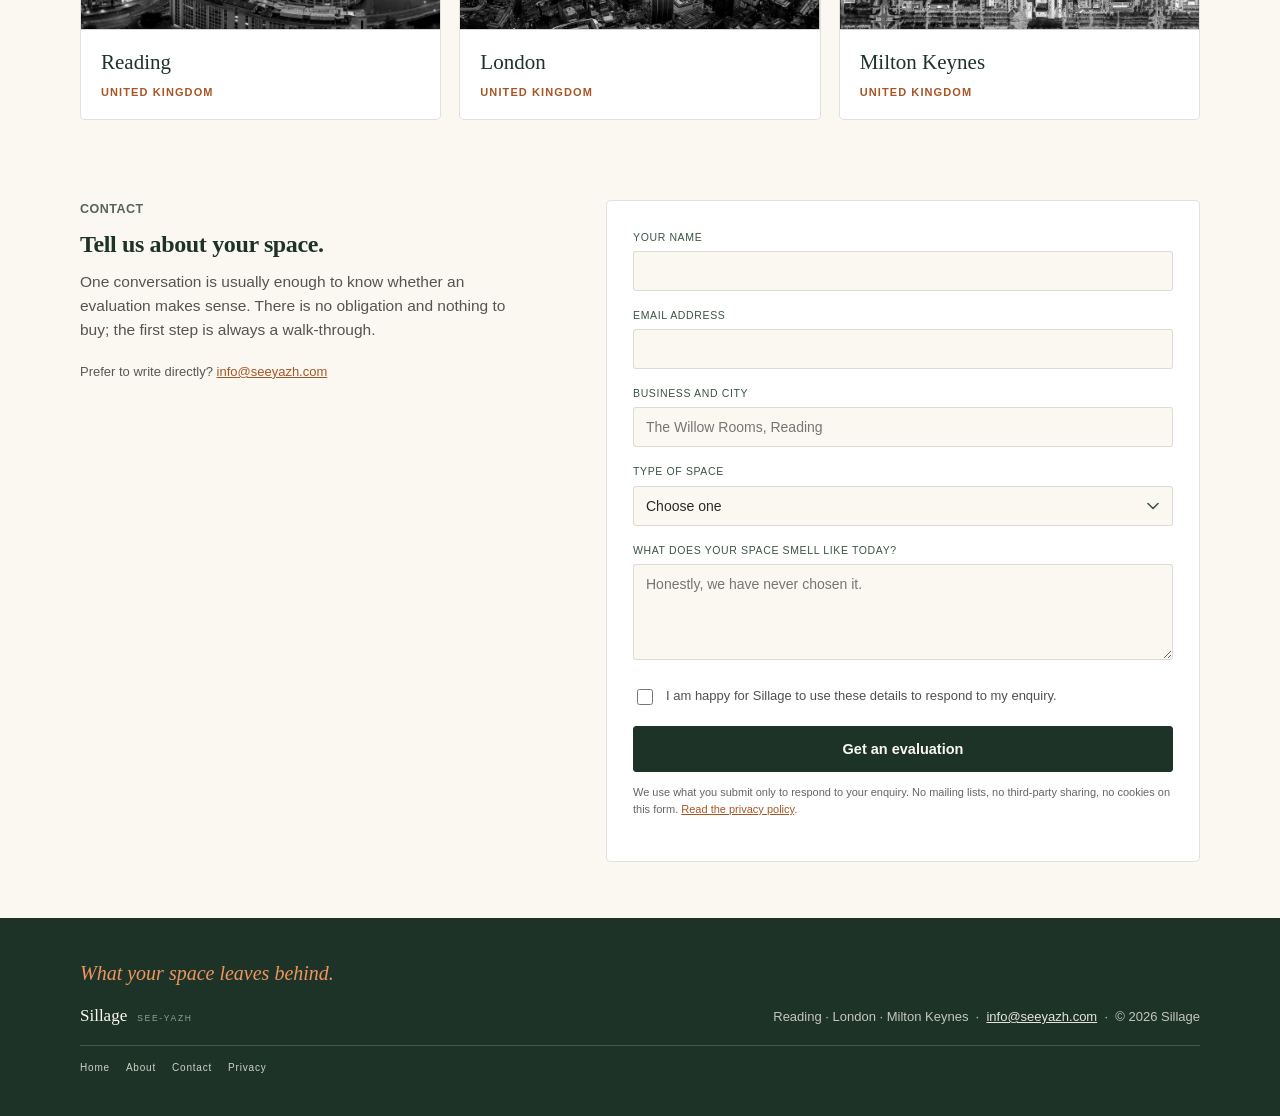
<file: markets.html>
<!doctype html>
<html lang="en">
<head>
  <meta charset="utf-8" />
  <meta name="viewport" content="width=device-width, initial-scale=1" />
  <!-- ============================================================
       RETIRED PAGE. The markets content was merged into About in v4;
       this stub keeps every inbound link to markets.html working.
       GitHub Pages cannot serve a real 301, so this is the standard
       static equivalent: a canonical tag pointing at the new location
       (which is what search engines consolidate on), a meta refresh,
       and a plain link for anyone with JS and refresh disabled.
       ============================================================ -->
  <link rel="canonical" href="about/#markets" />
  <meta name="robots" content="noindex,follow" />
  <meta http-equiv="refresh" content="0; url=about/#markets" />
  <title>Where we work, moved to About &middot; Sillage</title>
  <link rel="icon" href="favicon.svg" type="image/svg+xml" />
  <link rel="stylesheet" href="styles.css?v=8.7" />
</head>
<body>
  <main id="main" class="doc">
    <div class="doc__inner">
      <h1>This page has moved.</h1>
      <p>Where we work now lives on the About page. If you are not redirected
        automatically, follow the link below.</p>
      <p class="doc__cta">
        <a class="btn btn--solid" href="about/#markets">Go to About &middot; Where we work</a>
      </p>
    </div>
  </main>
  <script>window.location.replace("about/#markets");</script>
</body>
</html>
</file>
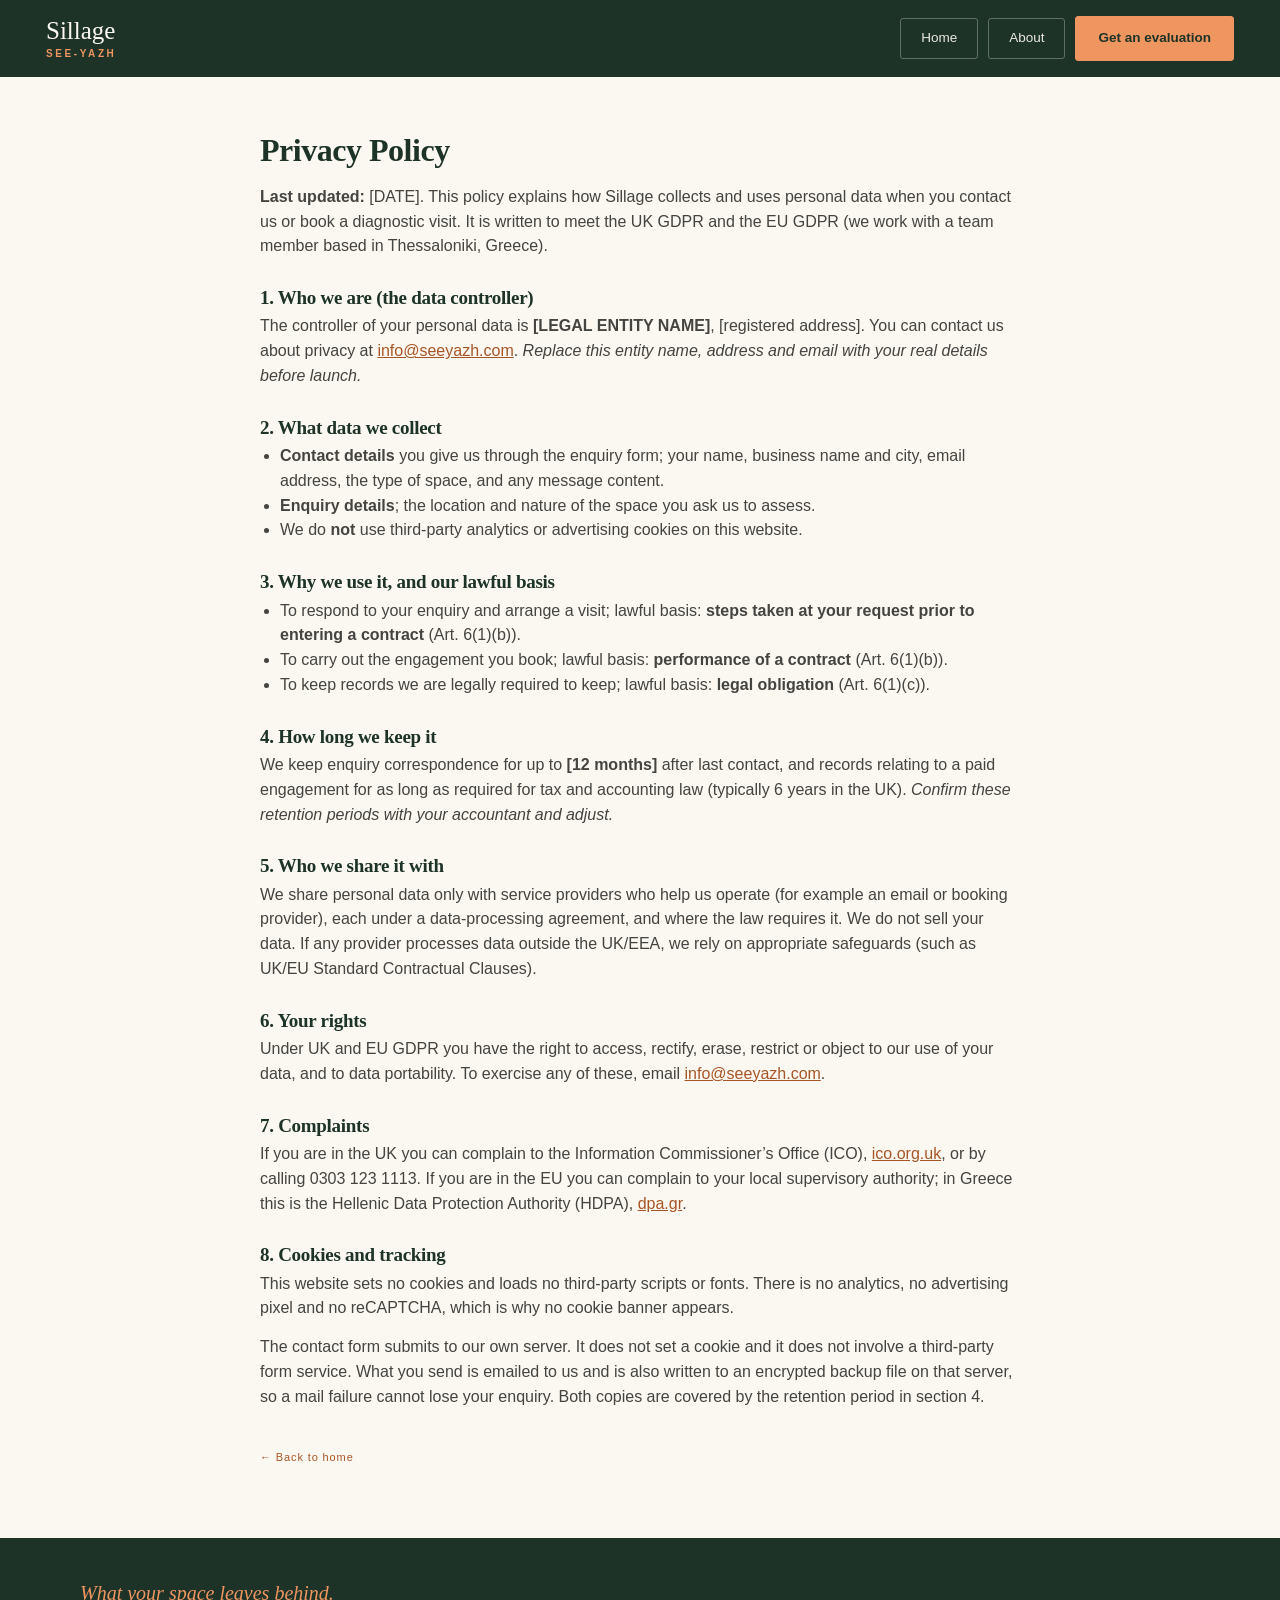
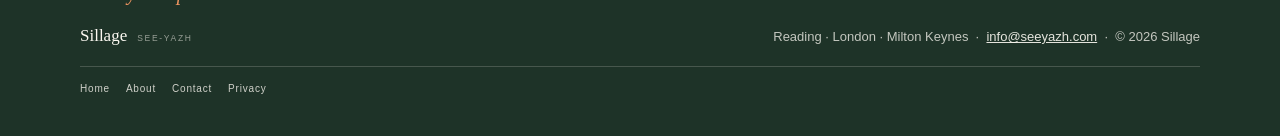
<file: privacy.html>
<!doctype html>
<html lang="en">
<head>
  <meta charset="utf-8" />
  <meta name="viewport" content="width=device-width, initial-scale=1" />
  <!-- ============================================================
       REDIRECT STUB. The privacy policy lost its .html on 2026-08-02 and now lives at
       /privacy/. This keeps every inbound link to /privacy.html working.

       GitHub Pages cannot serve a real 301, so this is the standard static
       equivalent: a canonical tag pointing at the live address, which is what
       search engines consolidate on, a meta refresh, and a plain link for
       anyone with JavaScript and refresh both disabled.
       ============================================================ -->
  <link rel="canonical" href="privacy/" />
  <meta name="robots" content="noindex,follow" />
  <meta http-equiv="refresh" content="0; url=privacy/" />
  <title>Privacy, moved &middot; Sillage</title>
  <link rel="icon" href="favicon.svg" type="image/svg+xml" />
  <link rel="stylesheet" href="styles.css?v=8.7" />
</head>
<body>
  <main id="main" class="doc">
    <div class="doc__inner">
      <h1>This page has moved.</h1>
      <p>The privacy policy now lives at a shorter address. If you are not redirected automatically, follow the link below.</p>
      <p class="doc__cta">
        <a class="btn btn--solid" href="privacy/">Go to Privacy</a>
      </p>
    </div>
  </main>
  <script>window.location.replace("privacy/");</script>
</body>
</html>
</file>
<file: styles.css>
/* ============================================================
   Sillage - sensory identity consultancy
   Hand-written CSS. No framework, no build step, no dependency.
   ------------------------------------------------------------
   v7 "Ambience". Built to Website Build Specification v1.0.
   THIS COMMENT IS THE STATEMENT OF THE RULES. Keep it true.

   COLOUR. The :root block below is the single source of truth.
   Do not introduce a colour that is not in it (spec 2.1).

   --clay is #A85526, NOT the #B4602C the specification names.
   Measured, #B4602C on ivory is 4.26:1, below the 4.5:1 AA
   threshold for normal text, so the spec's own claim of "roughly
   4.6:1 and passes AA" does not hold. #A85526 measures 4.96:1 on
   ivory and 5.26:1 on white and is a barely perceptible shift.
   That single change carries the header phonetic, the venue
   arrows and the form error text. (Supersedes spec 2.1.)

   Measured on what actually ships:
     clay #A85526 on ivory ............ 4.96  pass
     clay #A85526 on white ............ 5.26  pass
     clay #A85526 on ivory-2 .......... 4.62  pass
     clay #A85526 on mineral .......... 4.21  FAIL, so never do it
     forest on ivory .................. 12.70 pass
     forest-mid on ivory .............. 7.73  pass
     forest-mid on mineral ............ 6.56  pass
     forest-soft #6E8579 on ivory ..... 3.74  FAIL, fill only
     clay-bright on forest ............ 5.84  pass
     clay-bright on ivory ............. 2.17  FAIL, fill only
     sage on ivory .................... 2.83  FAIL, fill only
     ivory 55% on forest .............. 4.97  pass  (was 50% = 4.38)
     charcoal 78% on white ............ 7.03  pass
     charcoal 72% on mineral .......... 5.15  pass  (was 65% = 4.22)
     charcoal 72% on ivory ............ 5.62  pass  (was 62% = 4.15)

   NEVER put --clay or --forest-soft on a mineral panel as text.
   NEVER use --clay-bright, --sage or --plum as text on a light
   ground; they are fills. --clay-bright appears as TEXT in exactly
   two places sitewide, both on forest: the footer slogan and the
   word "agreement" in the interplay statement.

   PROPORTION: ivory ~60%, forest ~25%, mineral or sage ~10%,
   clay ~5%. Orange appears on the phonetic, the footer slogan,
   the venue arrows and inside the blueprint drawings. Nowhere else.

   NEVER pure white or pure black as a type colour. --white is a
   legitimate BACKGROUND for the header and cards only.

   PHONETIC. The lockup reads "SEE-YAZH", set by the owner on
   2026-07-31. It SUPERSEDES the spelling given in sections 3.1, 3.2
   and 11.6 of the specification: same hyphen, different vowels, so
   that it matches the brand domain. It is still a permanent part of the
   wordmark lockup in the header AND the footer; do not remove it, and
   do not let the two copies drift apart.

   TYPE. Eyebrows are sans, uppercase: --body 12.5px, weight 600,
   letter-spacing .04em, opacity .75, colour --forest. This
   SUPERSEDES the v4 decision recorded in the private working notes,
   which made them mono and Title Case. Headings are sentence case
   with a full stop where they are statements. Never title-case one.

   COPY. No em dashes. No en dashes. No exclamation marks.
   Citations in full: author, year, journal, volume. Never
   "studies show". (spec 2.3)

   LAYOUT. Content max width 1120px, centred; section backgrounds
   are full bleed and the content inside them is capped. Section
   padding 46px horizontal desktop, 26px below 900px; 56px top and
   bottom. Radius 3px buttons, 5px cards, 2px images. No pills.
   No drop shadows on type. (spec 2.4)

   RESPONSIVE. ONE breakpoint, 900px. The header wraps and all
   three nav items stay visible. There is no hamburger and no
   #nav-toggle; both were deleted in v7. (spec 2.5)

   MOTION CONTRACT, unchanged since v4: elements opt in with
   data-animate plus optional data-anim-delay; motion.js only adds
   .in; every hiding rule is scoped under .js-motion so JS off
   means nothing is hidden; prefers-reduced-motion pins the final
   state; only transform and opacity animate.
   ============================================================ */

:root {
  /* ---- PALETTE (spec 2.1, with the --clay correction above) ---- */
  --forest:       #1E3328;  /* primary. Dark sections, headings, buttons  */
  --forest-mid:   #3A5544;  /* secondary text on light grounds, citations */
  --forest-soft:  #6E8579;  /* FILL ONLY. Fails AA as text on ivory       */
  --clay:         #A85526;  /* text-safe accent. Links, phonetic, arrows  */
  --clay-bright:  #EE9560;  /* FILL ONLY, except two places on forest     */
  --sage:         #6CA085;  /* chart fills, positive data                 */
  --mineral:      #DBE9E6;  /* evidence ground. Expander panels only      */
  --plum:         #7A5A72;  /* chart series, medium-importance markers    */
  --ivory:        #FBF8F1;  /* default page background                    */
  --ivory-2:      #F4F0E6;  /* active nav state                           */
  --white:        #FFFFFF;  /* header and card BACKGROUND only            */
  --charcoal:     #2A2A28;  /* body ink                                   */
  --rule:         rgba(30, 51, 40, .14);  /* all hairline borders         */

  /* --rate-high / --rate-medium / --rate-low were removed in v8 with the venue
     importance grid they coloured. See the VENUE PAGES block for what happened
     to that grid and how to bring it back if the research ever lands. */

  /* Blueprint drawing inks. Line work only, never type on a page. */
  --bp-line:      #5E8B93;
  --bp-ground:    #FCFAF4;

  /* ---- TYPE (spec 2.2) ----
     'New York' and 'SF Pro Text' resolve natively on Apple devices,
     where Apple's licence covers them. They are NOT self-hosted:
     that licence does not grant redistribution as a webfont served
     to arbitrary browsers, and doing it would put a licence
     violation on a client-facing site. (Supersedes spec 2.2.)

     The self-hosted display face is Source Serif 4 (SIL OFL), which
     is licensed for this. The binaries are not in the repo yet, so
     the stack currently falls through to Georgia, an upright serif
     present on Windows, macOS and Android. When the woff2 files
     land, drop them in assets/fonts/ and uncomment the block below.
     No Google Fonts: spec 9.2 forbids third-party font requests.

     THE MONOSPACE FACE IS GONE (v8, owner instruction 2026-08-02).
     Every label, eyebrow, citation, caption and drawing callout used to be
     set in ui-monospace / SF Mono / Menlo / Consolas. The owner asked for it
     to be removed sitewide and replaced with a sans face, so --mono no longer
     exists and --label took its place: same job, same uppercase-and-tracked
     treatment, sans letterforms. Do not reintroduce a monospace stack; if a
     new label needs a face, it uses --label. The tracking is wider than the
     mono version carried because a proportional face needs it to read as a
     label rather than as body copy. */
  --display: 'New York', 'Source Serif 4', ui-serif, 'Iowan Old Style',
             Palatino, Georgia, serif;
  --body:    -apple-system, BlinkMacSystemFont, 'SF Pro Text',
             'Helvetica Neue', Helvetica, Arial, sans-serif;
  --label:   -apple-system, BlinkMacSystemFont, 'SF Pro Text',
             'Helvetica Neue', Helvetica, Arial, sans-serif;

  /* ---- RHYTHM (spec 2.4) ---- */
  --maxw:  1120px;
  --pad-x: 46px;
  --pad-y: 56px;
  --r-btn:  3px;
  --r-card: 5px;
  --r-img:  2px;
}

/* Self-hosted display face. Activate when the OFL binaries exist.
@font-face {
  font-family: 'Source Serif 4';
  src: url('assets/fonts/SourceSerif4-Regular.woff2') format('woff2');
  font-weight: 400; font-style: normal; font-display: swap;
}
@font-face {
  font-family: 'Source Serif 4';
  src: url('assets/fonts/SourceSerif4-Semibold.woff2') format('woff2');
  font-weight: 600; font-style: normal; font-display: swap;
}
@font-face {
  font-family: 'Source Serif 4';
  src: url('assets/fonts/SourceSerif4-It.woff2') format('woff2');
  font-weight: 400; font-style: italic; font-display: swap;
}
*/

/* ============================================================
   RESET AND BASE
   ============================================================ */
*, *::before, *::after { box-sizing: border-box; }
html { scroll-behavior: smooth; }
@media (prefers-reduced-motion: reduce) { html { scroll-behavior: auto; } }

body {
  margin: 0;
  background: var(--ivory);
  color: var(--charcoal);
  font-family: var(--body);
  font-size: 16px;
  line-height: 1.55;
  -webkit-font-smoothing: antialiased;
  overflow-x: hidden;
}

img, svg { max-width: 100%; display: block; }
a { color: inherit; }
p { margin: 0 0 14px; }
ul { margin: 0; }
figure { margin: 0; }

h1, h2, h3, h4 {
  font-family: var(--display);
  font-weight: 600;
  letter-spacing: -.015em;
  line-height: 1.12;
  margin: 0;
  color: var(--forest);
}

/* Section eyebrow. v7: sans, uppercase. Supersedes the v4 mono Title
   Case rule in the private working notes. Applies to every equivalent
   label sitewide. */
.eyebrow {
  font-family: var(--body);
  font-size: 12.5px;
  font-weight: 600;
  letter-spacing: .04em;
  text-transform: uppercase;
  opacity: .75;
  color: var(--forest);
  margin: 0 0 12px;
}
.eyebrow.on-dark { color: rgba(251, 248, 241, .96); opacity: .75; }

.skip-link {
  position: absolute; left: -999px; top: 0; z-index: 100;
  background: var(--forest); color: var(--ivory);
  padding: 10px 16px; border-radius: 0 0 var(--r-btn) 0;
}
.skip-link:focus { left: 0; }

/* Visible focus on every interactive element. Never removed without
   a replacement. (spec 9.3) */
a:focus-visible, button:focus-visible, input:focus-visible,
select:focus-visible, textarea:focus-visible, [tabindex]:focus-visible {
  outline: 3px solid var(--clay);
  outline-offset: 3px;
  border-radius: 2px;
}
.on-forest :focus-visible,
.hdr :focus-visible,
.hero :focus-visible, .inter :focus-visible, .foot :focus-visible,
.vhero :focus-visible {
  outline-color: var(--clay-bright);
}

/* ============================================================
   LAYOUT SHELL
   Section backgrounds are full bleed; the content inside them is
   capped at 1120px and centred. (spec 2.4)
   ============================================================ */
.sec { padding: var(--pad-y) var(--pad-x); }
.wrap { max-width: var(--maxw); margin-inline: auto; }

/* ============================================================
   HEADER (spec 3.1)
   ============================================================ */
/* v8, owner instruction 2026-08-02. The header was white on a hairline. It is
   now the SAME forest as the hero band behind "Ambience is never neutral.", so
   the top of the page reads as one green field rather than as a white strip
   sitting on a green one.

   It also runs EDGE TO EDGE. The inner row used to be capped at --maxw and
   centred, which on a wide screen parked the wordmark and the nav well inside
   the page with unequal-looking air beside them. max-width is gone, so the
   only thing setting the gutters is --pad-x on both sides: the lockup sits
   --pad-x from the left edge and the nav --pad-x from the right, symmetrically,
   at every width. Do not put the cap back.

   Measured on what ships, all against forest #1E3328:
     ivory ................... 12.70  pass
     ivory 92% (nav labels) ... 11.02  pass
     clay-bright (phonetic) .... 5.84  pass
     forest on clay-bright ..... 5.84  pass  (the evaluation button) */
/* NO BOTTOM RULE (owner, 2026-08-02). There was a 14%-ivory hairline under the
   header. Every page that follows the header opens on the same forest, so the
   line was drawing a border between two identical greens and reading as a seam
   rather than as a division. The header and the band beneath it are one field. */
.hdr {
  background: var(--forest);
  padding: 16px var(--pad-x);
}
.hdr__inner {
  display: flex; align-items: center; justify-content: space-between;
  gap: 18px; flex-wrap: wrap;
}
.wordmark {
  font-family: var(--display); font-size: 25px; line-height: 1.05;
  color: var(--ivory); text-decoration: none;
}
/* The phonetic is a permanent part of the lockup, header and footer.
   Do not remove it. The old slogan does NOT belong here; it lives in
   the footer. (spec 3.1) */
/* On forest the phonetic takes --clay-bright, not --clay: clay is a light-ground
   accent and measures dark on dark here. This is a THIRD sanctioned text use of
   --clay-bright, alongside the footer slogan and the word "agreement"; the rule
   at the top of this file counts them, so keep that count true. */
.wordmark .phon {
  display: block; margin-top: 5px;
  font-family: var(--label); font-size: 10px; font-weight: 600;
  letter-spacing: .26em; color: var(--clay-bright);
}
.hdr nav { display: flex; align-items: center; gap: 10px; flex-wrap: wrap; }
.navbtn {
  font-family: var(--body); font-size: 13.5px; color: rgba(251, 248, 241, .92);
  text-decoration: none; padding: 9px 20px;
  border: 1px solid rgba(251, 248, 241, .3); border-radius: var(--r-btn);
  background: transparent; white-space: nowrap;
}
.navbtn:hover { border-color: rgba(251, 248, 241, .7); }
.navbtn[aria-current="page"] {
  background: rgba(251, 248, 241, .14); border-color: rgba(251, 248, 241, .55);
  color: var(--ivory);
}
/* The evaluation button is ORANGE (owner instruction 2026-08-02). It carries
   --forest as its type, not ivory: --clay-bright is a fill colour, and forest
   on it measures 5.84:1 where ivory on it would be 2.17:1 and fail. */
.bookbtn {
  background: var(--clay-bright); color: var(--forest); text-decoration: none;
  font-family: var(--body); font-size: 13.5px; font-weight: 600;
  padding: 11px 22px; border-radius: var(--r-btn);
  border: 1px solid var(--clay-bright); white-space: nowrap;
}
.bookbtn:hover { background: #F6A97A; border-color: #F6A97A; }

/* ============================================================
   BUTTONS
   ============================================================ */
.btn {
  display: inline-flex; align-items: center; justify-content: center;
  font-family: var(--body); font-weight: 600; font-size: 14.5px;
  text-decoration: none; cursor: pointer;
  padding: 14px 26px; border-radius: var(--r-btn);
  border: 1px solid transparent;
}
.btn--solid { background: var(--forest); color: var(--ivory); border-color: var(--forest); }
.btn--solid:hover { background: #16261D; }
/* On a forest ground the primary inverts. */
.on-forest .btn--solid { background: var(--ivory); color: var(--forest); border-color: var(--ivory); }
.on-forest .btn--solid:hover { background: var(--white); }
.btn--ghost {
  background: transparent; color: var(--ivory);
  border: 1.5px solid rgba(251, 248, 241, .55); padding: 13px 26px;
}
.btn--ghost:hover { border-color: rgba(251, 248, 241, .9); background: rgba(251, 248, 241, .08); }

/* ============================================================
   HERO (spec 4.1)
   ============================================================ */
/* FULL-BLEED HERO (v8, owner instruction 2026-08-02).
   The hero row used to be capped at --maxw and centred, so on a wide screen the
   photograph stopped dead 160px or more short of the right-hand edge with a
   band of flat green beyond it. The row is now the FULL viewport width and the
   photograph runs to the screen edge.

   The text still lines up with every other section on the page. The left
   column is sized to "half the slack outside the 1120px content column, plus
   48% of that column", and .txt then pads itself by exactly the slack, which
   is where a .wrap would have started. Percentages resolve against different
   boxes in those two places (the grid container, then the grid area), which is
   why the two expressions look different but land on the same edge. Check it
   at 1120, 1440 and 1920 after touching either one.

   The picture takes whatever is left, so it grows with the screen while the
   copy column stays a fixed, readable measure. */
.hero { background: var(--forest); }
.hero__inner {
  display: grid;
  grid-template-columns:
    minmax(0, calc((100% - var(--maxw)) / 2 + var(--maxw) * .48))
    minmax(0, 1fr);
  min-height: 520px;
}
.hero__inner > * { min-width: 0; }
.hero .txt {
  padding: 78px 42px 74px;
  padding-left: max(var(--pad-x), calc(100% - var(--maxw) * .48));
  display: flex; flex-direction: column; justify-content: center;
}
.hero h1 {
  font-size: 58px; line-height: 1.03; color: var(--ivory); max-width: 11ch;
}
.hero .sub {
  font-family: var(--display); font-style: italic; font-size: 19px;
  color: rgba(251, 248, 241, .82); margin: 20px 0 0; max-width: 32ch;
}
.btnrow { display: flex; gap: 12px; margin-top: 30px; flex-wrap: wrap; }

/* Hero photograph.
   OWNER OVERRIDE of spec 4.1, 2026-08-01. The spec asked for
   filter: saturate(.55) sepia(.14) contrast(1.02) plus a gradient
   running to 70% of the width. Together those did more than pull the
   image toward the palette: they drained it, and roughly the left third
   of the photograph disappeared into flat green. The picture is the only
   thing in the hero carrying any warmth, so it now keeps its colour.

   What is kept is the PURPOSE of both: the image still feathers into the
   green so there is no hard seam where the two columns meet, and it still
   sits in the brand's register. But the feather is now a soft EDGE, about
   a third of the image at most, instead of a curtain over half of it.
   Past 34% the photograph is completely clean. */
.hero .imgside { position: relative; overflow: hidden; }
.hero .imgside img {
  width: 100%; height: 100%; object-fit: cover; display: block;
  filter: saturate(.95) contrast(1.05) brightness(1.02);
}
/* THE FEATHER IS GONE (owner, 2026-08-02). There was a green-to-transparent
   gradient over the left edge of the photograph, there to soften the join with
   the copy column. It was reduced twice and then removed outright: the owner
   wants the orange ground of the picture at full strength right up to the edge,
   and the hard vertical join is the intended look, not a defect. Do not
   reintroduce a wash here. If the seam ever needs softening again, it is a
   one-rule change and the history is at 71dd03d. */
.hero .capt {
  position: absolute; bottom: 16px; right: 20px; z-index: 2;
  font-family: var(--label); font-size: 9.5px; font-weight: 600;
  letter-spacing: .18em; color: rgba(251, 248, 241, .62);
}

/* ============================================================
   AMBIENCE ROWS (spec 4.2)
   ============================================================ */
.amb { background: var(--ivory); padding: var(--pad-y) var(--pad-x) 30px; }
.amb h2 { font-size: 32px; }
.amb .stand {
  max-width: 64ch; font-size: 15.5px; color: rgba(42, 42, 40, .8);
  margin-top: 10px;
}

.row3 {
  background: var(--white); border: 1px solid var(--rule);
  border-radius: var(--r-card); margin-top: 22px; overflow: hidden;
}
.rowhead {
  display: grid; grid-template-columns: 190px 1fr auto;
  gap: 26px; align-items: center; padding: 26px 28px;
}
.rowhead > * { min-width: 0; }
.rowhead .nm { font-family: var(--display); font-size: 26px; color: var(--forest); }
.rowimg {
  width: 158px; height: 110px; object-fit: cover; display: block;
  margin-top: 12px; border: 1px solid var(--rule); border-radius: var(--r-img);
}
/* The Music slot carried a blueprint drawing for part of a day. It now
   holds a real photograph like the other two rows, so .rowimg covers it
   and the drawing rule is gone rather than left behind. */
.rowhead .what {
  font-size: 14px; color: rgba(42, 42, 40, .78); max-width: 56ch; margin: 0;
}

/* Expander toggle. A real button, square corners, mineral when open. */
.see {
  font-family: var(--body); font-size: 12px; font-weight: 600;
  letter-spacing: .03em; color: var(--forest);
  background: transparent; border: 1px solid rgba(30, 51, 40, .35);
  border-radius: 0; padding: 9px 16px; white-space: nowrap; cursor: pointer;
}
.see[aria-expanded="true"] { background: var(--mineral); }
.see .sign { display: inline-block; margin-left: 6px; }

/* Expander panel. Present in the DOM whether open or closed, so it is
   readable by search engines and screen readers. Collapsed with
   max-height, never with display:none injected after load. The whole
   collapse is scoped under .js: with JavaScript off every panel is
   simply open. (spec 4.2) */
.expander {
  background: var(--mineral); border-top: 1px solid var(--rule);
  padding: 26px 28px;
  display: grid; grid-template-columns: 1.1fr .9fr; gap: 34px;
}
.expander > * { min-width: 0; }
.js .exp {
  max-height: 0; overflow: hidden; visibility: hidden;
  transition: max-height 250ms ease, visibility 0s linear 250ms;
}
.js .exp.is-open {
  visibility: visible;
  transition: max-height 250ms ease, visibility 0s linear 0s;
}
@media (prefers-reduced-motion: reduce) {
  .js .exp, .js .exp.is-open { transition: none; }
}
.expander h4 { font-size: 16px; }
.expander .src {
  font-family: var(--label); font-size: 9.5px; color: var(--forest-mid);
  margin-top: 12px; line-height: 1.6;
}
.exnote { font-size: 12.5px; color: rgba(42, 42, 40, .72); line-height: 1.6; margin: 0; }
.exnote + .exnote { margin-top: 10px; }

/* Diverging scent ladder, zero at centre. */
.bars { margin-top: 14px; }
.bar {
  display: grid; grid-template-columns: 128px 1fr 52px;
  align-items: center; gap: 10px; margin-bottom: 8px;
}
.bar > * { min-width: 0; }
/* forest-mid on mineral is 6.56:1. The mockup's rgba(42,42,40,.65)
   measured 4.22:1 on this ground and failed. */
.bar .bl { font-family: var(--label); font-size: 9.5px; color: var(--forest-mid); line-height: 1.35; }
.bar .track { height: 15px; background: rgba(30, 51, 40, .09); border-radius: var(--r-img); position: relative; overflow: hidden; }
.bar .fill { position: absolute; top: 0; bottom: 0; border-radius: var(--r-img); }
.bar .val { font-family: var(--display); font-size: 14px; color: var(--forest); text-align: right; }

/* Music: congruent versus incongruent pair. */
.duo { display: flex; gap: 10px; margin-top: 14px; flex-wrap: wrap; }
.duo > div { flex: 1 1 180px; min-width: 0; border-radius: var(--r-btn); padding: 12px 13px; }
.duo .yes { background: rgba(108, 160, 133, .28); border: 1px solid rgba(30, 51, 40, .2); }
.duo .no  { background: rgba(30, 51, 40, .06); border: 1px solid rgba(30, 51, 40, .2); }
.duo b { display: block; font-size: 12.5px; margin-bottom: 4px; color: var(--forest); }
.duo p { margin: 0; font-size: 12px; line-height: 1.55; color: rgba(42, 42, 40, .78); }

/* Climate: TWO bars. Never add a third for a hot condition; the study
   ran two and neither was uncomfortable. (spec 11.2) */
.cbars { margin-top: 14px; }
.cbar { display: grid; grid-template-columns: 128px 1fr 64px; align-items: center; gap: 10px; margin-bottom: 10px; }
.cbar > * { min-width: 0; }
.cbar .cl { font-family: var(--label); font-size: 9.5px; color: var(--forest-mid); line-height: 1.4; }
.cbar .cl b { display: block; font-weight: 600; }
.cbar .track { height: 20px; background: rgba(30, 51, 40, .09); border-radius: var(--r-img); position: relative; overflow: hidden; }
.cbar .fill { position: absolute; top: 0; bottom: 0; left: 0; border-radius: var(--r-img); }
.cbar .cv { font-family: var(--display); font-size: 14px; color: var(--forest); text-align: right; }
.caveat { font-size: 11.5px; color: rgba(42, 42, 40, .72); line-height: 1.6; margin-top: 12px; }

/* ============================================================
   INTERPLAY BAND (spec 4.3)
   ============================================================ */
.inter { background: var(--forest); padding: 50px var(--pad-x); }
.inter .q {
  font-family: var(--display); font-size: 24px; line-height: 1.35;
  color: var(--ivory); max-width: 52ch;
}
/* One of exactly two places --clay-bright is text, and it is on forest. */
.inter .q em { color: var(--clay-bright); font-style: italic; }
.inter .cite {
  font-family: var(--label); font-size: 10px; letter-spacing: .08em;
  color: rgba(251, 248, 241, .6); margin-top: 16px; line-height: 1.7;
}
.inter .btn { margin-top: 24px; }
/* On the venue pages the CTA band is the LAST thing in <main>, and the footer
   under it is the same forest. Its 50px bottom padding plus the footer's 40px
   top padding put 90px of empty green between the button and the footer
   slogan, which read as a hole rather than as breathing room (owner,
   2026-08-02). :last-child only matches where the band actually ends the page,
   so the homepage, where .inter is followed by the venues section, is
   untouched. The hidden testimonials section keeps it from matching there. */
main > .inter:last-child { padding-bottom: 14px; }

/* ============================================================
   VENUES (spec 4.4)
   ============================================================ */
.ven { background: var(--ivory); padding: var(--pad-y) var(--pad-x); }
.ven h2 { font-size: 32px; }
.ven .stand { font-size: 15px; color: rgba(42, 42, 40, .78); max-width: 62ch; margin-top: 10px; }
.vgrid { display: grid; grid-template-columns: repeat(3, 1fr); gap: 18px; margin-top: 30px; }
.vgrid > * { min-width: 0; }
.vcard {
  background: var(--white); border: 1px solid var(--rule);
  border-radius: var(--r-card); overflow: hidden;
  display: flex; flex-direction: column;
}
/* The whole card is the hit area and the visible link carries the same
   href. Hover darkens the border only: no lift, no shadow animation. */
a.vcard { text-decoration: none; color: inherit; transition: border-color 180ms ease; }
a.vcard:hover { border-color: rgba(30, 51, 40, .38); }
a.vcard:hover .vlink { border-bottom-color: var(--clay); }
/* PHOTOGRAPHS, not blueprint drawings (owner, 2026-08-02). Each venue card
   carried an inline SVG plan of that venue type; all three were replaced with
   photographs the owner supplied.

   These stay in FULL COLOUR. The grayscale-that-lifts-on-hover treatment
   (.photo-bw) is for the team portraits and the city cards on About; the
   homepage's own photographs, the three ambience rows and these, have always
   been in colour and should stay that way. */
.vcard .draw {
  aspect-ratio: 3 / 2; position: relative; overflow: hidden;
  background: var(--ivory-2); border-bottom: 1px solid var(--rule);
}
.vcard .draw img {
  width: 100%; height: 100%; object-fit: cover; display: block;
  transform: scale(1.001); transition: transform 500ms ease;
}
a.vcard:hover .draw img { transform: scale(1.04); }
@media (prefers-reduced-motion: reduce) {
  .vcard .draw img, a.vcard:hover .draw img { transition: none; transform: scale(1.001); }
}
.vcard .bd { padding: 20px 22px; }
.vcard h3 { font-size: 19px; }
.vcard p { font-size: 13px; color: rgba(42, 42, 40, .78); margin: 8px 0 12px; }
.vlink {
  font-family: var(--label); font-size: 10px; letter-spacing: .1em;
  color: var(--clay); border-bottom: 1px solid rgba(168, 85, 38, .4);
  padding-bottom: 2px; display: inline-block;
}
/* v8: the venue pages are PUBLISHED and every card is a link, so the
   .vcard--pending state that used to grey out the arrow is gone. What the
   pages must never do is carry an invented per-venue statistic; see the
   comment at the top of venues/wellness/index.html. */

/* ============================================================
   TESTIMONIALS
   Component built, rendered disabled. It emits nothing until an
   approved, signed-off testimonial exists. Never publish a
   placeholder, a lorem quote or an invented logo. (spec 4.5, 13)
   ============================================================ */
.testi[hidden] { display: none; }
.testi { background: var(--ivory); padding: 0 var(--pad-x) var(--pad-y); }
.tgrid { display: grid; grid-template-columns: repeat(3, 1fr); gap: 18px; }
.tcard {
  background: var(--white); border: 1px solid var(--rule);
  border-radius: var(--r-card); padding: 22px;
}
.tcard blockquote { margin: 0; font-family: var(--display); font-size: 17px; color: var(--forest); line-height: 1.4; }
.tcard .biz { font-family: var(--label); font-size: 10px; letter-spacing: .08em; color: var(--forest-mid); margin-top: 14px; }
.tcard .logo { max-height: 26px; width: auto; margin-top: 12px; }
.tcard .stars { color: var(--clay); font-size: 13px; margin-top: 8px; letter-spacing: .1em; }

/* ============================================================
   ABOUT (spec 7)
   ============================================================ */
.vhero { background: var(--forest); padding: var(--pad-y) var(--pad-x); }

/* THE ABOUT HERO IS FOREST AGAIN (owner, 2026-08-02, later the same day).
   v8 turned it white with charcoal type; the owner then asked for that band to
   go back to green, and for the header hairline above it to go, so the header
   and this band read as one unbroken green field exactly like the homepage.

   THE REST OF THE PAGE STAYS LIGHT. Only this band reverted. The team block
   below is cream and its type is still charcoal with orange accents; do not
   take that back to green as well.

   Measured on what ships, against forest #1E3328:
     ivory ................... 12.70  pass   (the H1)
     ivory 82% ............... 8.96   pass   (the standfirst)
     ivory 96% at 75% opacity  ~7.5   pass   (the eyebrow) */
.abouthero {
  background: var(--forest); padding: 52px var(--pad-x) 56px;
}
.abouthero .eyebrow { color: rgba(251, 248, 241, .96); opacity: .75; }
.abouthero h1 { color: var(--ivory); font-size: 46px; max-width: 16ch; }
.abouthero .stand { color: rgba(251, 248, 241, .82); max-width: 54ch; margin-top: 14px; font-size: 16px; }

.sec--light { background: var(--ivory); }
/* Two 56px paddings back to back put 112px of nothing between one block and
   the next, which read as the page having lost its place. The hairline
   already does the separating, so the second section only needs enough top
   padding to breathe. (spec 2.4 keeps its 56px; this is the JOIN between
   two sections, which the spec does not describe.) */
.sec--light + .sec--light,
.sec--light + .contact { padding-top: 24px; }
.sec--light + .sec--light { border-top: 1px solid var(--rule); }
.sec h2 { font-size: 32px; }
.sec .stand { max-width: 64ch; font-size: 15.5px; color: rgba(42, 42, 40, .8); margin-top: 10px; }

/* One or two words in --clay, never the whole line. This sits on a
   light ground, so it is --clay, not --clay-bright. */
.hl { color: var(--clay); }
/* The same idea on a FOREST ground, where --clay would be dark on dark.
   --clay-bright measures 5.84:1 there. Currently one use: the word "never" in
   the homepage H1. Keep the count in the header comment of this file true. */
.hl-bright { color: var(--clay-bright); }

/* THE TEAM BLOCK, on white from v8. It was a forest band that enclosed the
   group photograph; the owner asked for the green to go, so the whole About
   page is now one light field and the photographs sit on it directly.

   Spacing was pulled in at the same time. The picture used to be 20px below
   the heading and the caption 10px below the picture, inside 56px section
   padding, which left the heading, the photograph and the caption reading as
   three unrelated things. They now sit close enough to read as one unit. */
/* CREAM, not white (owner, 2026-08-02). It was --white, which put a visible
   step between this block and the ivory markets section under it for no reason.
   Both are --ivory now and the About page below the green hero is one
   continuous cream field. */
/* Scaled DOWN a step on 2026-08-03, owner instruction "a little smaller":
   section padding 56/64 -> 44/48, portrait 230 -> 186, row gap 64 -> 46,
   heading 42 -> 36, name 30 -> 26. The body copy did NOT move; it is the one
   thing here that has to stay comfortably readable, and shrinking it is what
   would actually make the block feel cramped rather than tighter. */
.team { background: var(--ivory); padding: 44px var(--pad-x) 48px; }
.team .stand { color: rgba(42, 42, 40, .82); }

/* REBUILT 2026-08-03 to a mock-up the owner supplied. What went:
     .team__lead / .team__group / .team__cap   the group photograph and its
                                               caption; the mock-up has no
                                               room for them
     .team h3.sub-h                            the "The team." sub-heading
     .team__grid                               the three-across portrait grid
     .tperson .city                            the per-card city line
   All recoverable from git at f6d3788. The image files are still in the repo.

   The heading and the standfirst are CENTRED and capped, everything below
   them is a left-aligned stack. That contrast is the whole shape of the
   block: centre the rows too and it turns into a wedding invitation. */
.team__intro { max-width: 720px; margin: 0 auto; text-align: center; }
.team__intro h2 { color: var(--forest); font-size: 36px; line-height: 1.12; }
.team__intro .stand { margin: 12px auto 0; max-width: 620px; }

/* One row per person: a round portrait in a fixed track, the words in the
   rest of the line. The gap between people is deliberately large — these are
   three separate statements, not a list, and the mock-up gives each one air.
   align-items:start keeps the portrait level with the name rather than
   floating to the middle of a paragraph whose length varies by person. */
.team__people {
  margin: 42px auto 0; max-width: 880px;
  display: grid; gap: 46px;
}
.tperson {
  display: grid; grid-template-columns: 186px 1fr; gap: 38px;
  align-items: start;
}
.tperson > * { min-width: 0; }
/* Optical, not arithmetic: the cap-height of a 26px display face sits a few
   pixels below the top of its line box, so a portrait flush with the top of
   the row reads as sitting slightly high next to the name. */
.tperson .tphoto { margin-top: 5px; }
/* GRAYSCALE THAT LIFTS ON HOVER (v8, owner instruction 2026-08-02).
   Until v7.4 the monochrome was baked into the JPEG. The owner asked for the
   grayscale to disappear on hover, which a converted file cannot do, so every
   photograph in this set was rebuilt IN COLOUR from the original camera file
   and the conversion moved here into .photo-bw.

   Applies to all three portraits and to the three city pictures in the markets
   block. Alexandros's was shown in colour for one revision on 2026-08-03, on a
   .photo-live class; the owner reversed it the same session and that class is
   deleted. The group photograph this also used to cover is off the page.

   Hover is a progressive nicety, never the only way to see something: the
   pictures are legible in grayscale and no alt text depends on colour. A
   keyboard or a touchscreen simply keeps the grayscale, which is fine.

   :focus-within is in the selector deliberately even though nothing inside a
   card is focusable TODAY, so that the day one of these cards gains a link the
   keyboard reveal already works. It is not currently reachable; do not cite it
   as the accessible equivalent of the hover. */
.photo-bw img {
  filter: grayscale(1) contrast(1.03);
  transform: scale(1.001);           /* kills a sub-pixel edge seam */
  transition: filter 260ms ease, transform 420ms ease;
}
/* THE HIT AREA IS THE WHOLE CARD, not just the picture. Hovering only the
   image meant the reveal fired late, or not at all if the pointer arrived over
   the name or the text beneath, which reads as "the hover is broken". Every
   ancestor a pointer plausibly lands on is listed here, so anywhere on a team
   card or a market card counts as hovering its photograph. */
.photo-bw:hover img,
.photo-bw:focus-within img,
.tperson:hover .photo-bw img,
.tperson:focus-within .photo-bw img,
.market:hover .photo-bw img,
.market:focus-within .photo-bw img {
  filter: grayscale(0) contrast(1);
  transform: scale(1.03);
}

/* .photo-live is DELETED. It existed for one revision on 2026-08-03, to show
   Alexandros's portrait in colour while keeping the hover zoom its neighbours
   have, and the owner reversed that instruction the same session. Recoverable
   at dd0e31f. The reason it existed is still worth knowing: making a single
   photograph colour by simply dropping .photo-bw removes the zoom with it, and
   one portrait out of three that does not move under the cursor reads as a bug
   rather than as a decision. */
@media (prefers-reduced-motion: reduce) {
  .photo-bw img { transition: filter 260ms ease; }
  .photo-bw:hover img, .photo-bw:focus-within img,
  .tperson:hover .photo-bw img, .tperson:focus-within .photo-bw img,
  .market:hover .photo-bw img, .market:focus-within .photo-bw img {
    transform: scale(1.001);
  }
}

/* Individual portraits, ROUND from 2026-08-03 (owner mock-up). They were 4:5
   rectangles with a hairline and a rounded corner.

   ⚠ THE FILES ARE STILL 4:5, cropped around the face upstream. A circle takes
   a SQUARE out of the middle of that, so roughly a tenth off the top and a
   tenth off the bottom never renders. All three were checked in the browser
   after the change and no one lost a chin or a forehead. Replace a portrait
   and you have to look again — object-fit will happily behead someone.

   No hairline ring: on a circle it read as a badge. The ivory-2 disc behind it
   still catches the two portraits whose own background is near-white, so they
   do not float loose on the cream. */
.tphoto {
  aspect-ratio: 1 / 1; position: relative; overflow: hidden;
  border-radius: 50%;
  background: var(--ivory-2);
}
.tphoto img { width: 100%; height: 100%; object-fit: cover; display: block; }
.tperson .nm {
  font-family: var(--display); font-weight: 400;
  font-size: 26px; line-height: 1.2; color: var(--forest);
}
.tperson .brings {
  font-size: 15.5px; line-height: 1.62;
  color: rgba(42, 42, 40, .82); margin: 12px 0 0;
}
/* --label, never a monospace stack: there is no monospace face on this site.
   The wide tracking is what makes a proportional face read as a label. */
.tperson .langs {
  font-family: var(--label); font-size: 12.5px; letter-spacing: .12em;
  color: var(--forest-mid); margin-top: 15px; line-height: 1.6;
}

/* DELETED IN v8, at the owner's instruction of 2026-08-02:
     - the five-stage method timeline (.timeline, .stage) and the three
       artefact cards (.artefacts, .acard), which lived in About #method;
     - the "What we do, and what we do not" scope block (.scopegrid, .scope),
       which lived in About #scope.
   Their rules are gone rather than left behind for something to reapply by
   habit. The scope wording was a legal boundary and is preserved in git
   history at 4e0ef31; if it comes back it comes back VERBATIM, never
   paraphrased. .diffuser survives because the venue pages use it. */
.diffuser { background: var(--white); border: 1px solid var(--rule); border-radius: var(--r-card); padding: 16px; }
.diffuser svg { width: 100%; height: auto; }

/* MARKETS. Three UK cities, one card each (v8). This replaces the three
   country cards, United Kingdom / Germany / Greece, that stood here until
   2026-08-02: Hannover and Thessaloniki came off the site at the owner's
   instruction and the United Kingdom was expanded into its three cities, so
   Reading, London and Milton Keynes each get the tab Germany and Greece used
   to have.

   Each card carries a photograph of the city, in grayscale until hovered.

   Those were Wikimedia Commons pictures until 2026-08-02, two of them
   share-alike, which is why a `.mkcredit` line used to sit under the grid. The
   owner replaced all three with his own files and the credit went with them.
   IF AN ATTRIBUTED PICTURE IS EVER PUT BACK HERE, THE CREDIT LINE COMES BACK
   WITH IT; that is a licence condition, not decoration. */
.mkgrid { display: grid; grid-template-columns: repeat(3, 1fr); gap: 18px; margin-top: 20px; }
.mkgrid > * { min-width: 0; }
.market {
  background: var(--white); border: 1px solid var(--rule);
  border-radius: var(--r-card); overflow: hidden;
}
.market .mkimg {
  aspect-ratio: 3 / 2; position: relative; overflow: hidden;
  background: var(--ivory-2); border-bottom: 1px solid var(--rule);
}
.market .mkimg img { width: 100%; height: 100%; object-fit: cover; display: block; }
.market .bd { padding: 16px 20px 18px; }
.market .country { font-family: var(--display); font-size: 21px; color: var(--forest); margin: 0; }
.market .cities {
  font-family: var(--label); font-size: 11px; font-weight: 600;
  letter-spacing: .1em; color: var(--clay); margin: 5px 0 0;
}
/* The one-line description under each city ("Kevin Kegel works from here", and
   so on) was removed on 2026-08-02 at the owner's instruction. Each card is now
   the photograph, the city and the country, nothing else. .note is gone with
   it; do not reintroduce copy here without asking. */

/* .stand is styled by `.sec .stand`, and .contact is not a .sec, so the
   standfirst beside the form was falling back to a bare <p> and sitting hard
   against its heading. It now matches every other standfirst on the site. */
.contact .stand {
  max-width: 52ch; font-size: 15.5px;
  color: rgba(42, 42, 40, .8); margin-top: 12px;
}

/* The direct email line beside the form. */
.contact-direct { font-size: 13px; color: rgba(42, 42, 40, .78); margin-top: 20px; }
.contact-direct a { color: var(--clay); }

/* ============================================================
   CONTACT FORM (spec 6)
   ============================================================ */
.contact { background: var(--ivory); padding: var(--pad-y) var(--pad-x); }
.cgrid { display: grid; grid-template-columns: .9fr 1.1fr; gap: 40px; align-items: start; }
.cgrid > * { min-width: 0; }
.cform { background: var(--white); border: 1px solid var(--rule); border-radius: var(--r-card); padding: 28px 26px; }
.field { margin-bottom: 16px; }
.field:last-of-type { margin-bottom: 0; }
.cf-lab {
  display: block; font-family: var(--label); font-size: 10.5px;
  letter-spacing: .06em; color: var(--forest-mid); margin-bottom: 6px;
}
.cf-in {
  width: 100%; font-family: var(--body); font-size: 14px; color: var(--charcoal);
  background: var(--ivory); border: 1px solid var(--rule);
  border-radius: var(--r-btn); padding: 11px 12px;
}
textarea.cf-in { min-height: 96px; resize: vertical; }
/* The better dropdown: same box as the other inputs, custom chevron,
   native select underneath so it stays keyboard and screen-reader
   operable. */
select.cf-in {
  appearance: none; -webkit-appearance: none;
  padding-right: 38px; cursor: pointer;
  background-image: url("data:image/svg+xml,%3Csvg xmlns='http://www.w3.org/2000/svg' viewBox='0 0 12 8'%3E%3Cpath d='M1 1.5 6 6.5 11 1.5' fill='none' stroke='%233A5544' stroke-width='1.6' stroke-linecap='round' stroke-linejoin='round'/%3E%3C/svg%3E");
  background-repeat: no-repeat;
  background-position: right 13px center;
  background-size: 12px 8px;
}
.cf-in:focus { border-color: var(--forest-mid); }
.cf-in[aria-invalid="true"] { border-color: var(--clay); }
/* Errors are never colour alone. Every one carries text. (spec 6.2, 9.3) */
.cf-err { font-size: 12.5px; color: var(--clay); margin: 6px 0 0; }
.cf-err:empty { display: none; }

.consent { display: flex; gap: 10px; align-items: flex-start; margin-top: 18px; }
.consent input { margin-top: 3px; flex: none; width: 16px; height: 16px; }
.consent label { font-size: 13px; color: rgba(42, 42, 40, .82); }
.cform .btn { margin-top: 18px; width: 100%; }
/* rgba(42,42,40,.72) on white is 6.35:1. The 11px note must stay
   legible; the mockup's .62 measured 4.15:1 on ivory and failed. */
.cf-note { font-size: 11px; color: rgba(42, 42, 40, .72); margin-top: 12px; line-height: 1.6; }
.cf-note a { color: var(--clay); }
/* Honeypot. Off-screen rather than display:none so a bot that checks
   computed style still fills it. Never focusable by a person. */
.hp { position: absolute; left: -9999px; width: 1px; height: 1px; overflow: hidden; }
.cf-done {
  background: var(--mineral); border: 1px solid var(--rule);
  border-radius: var(--r-card); padding: 26px 28px;
}
.cf-done p { margin: 0; font-family: var(--display); font-size: 19px; color: var(--forest); }
.cf-fail { border-left: 3px solid var(--clay); padding-left: 14px; margin-top: 16px; }
.cf-fail p { font-size: 13.5px; color: rgba(42, 42, 40, .82); margin: 0; }
.cf-fail a { color: var(--clay); }

/* ============================================================
   VENUE PAGES (spec 8), published in v8.

   The v7 template's colour-coded importance grid (.igrid, .rate) and its
   labelled "pending" boxes (.pending, .pending-cell) are GONE, along with
   the --rate-* variables they used. Those existed to hold the shape of
   research that had not arrived; the pages now carry what the site can
   actually source, so an empty grid would have been the only thing on them
   that was not real.

   If per-venue research does land and the grid comes back, it comes back
   with its accessibility rule intact: never colour alone. Every cell carried
   the word High, Medium or Low as text in --forest, with the colour on a
   swatch beside it, because --sage on ivory is 2.83:1 and could never be the
   word itself. That version is in git at 4e0ef31 on branch v7-ambience.
   ============================================================ */
.vhero h1 { color: var(--ivory); font-size: 44px; max-width: 16ch; }
.vhero .stand { color: rgba(251, 248, 241, .82); max-width: 54ch; margin-top: 14px; font-size: 16px; }
/* .venue-plan (the blueprint survey sheet) and .vother/.vopt (the links across
   to the other two venue types) were both deleted from these pages on
   2026-08-02 at the owner's instruction. The drawing itself is not lost: the
   same SVG is in git at acbd684, and the diffuser drawing in the About scope
   block is at 4e0ef31. .diffuser stays because nothing else defines it. */

/* Area by area: what we look at, room by room. */
.vareas { display: grid; grid-template-columns: repeat(2, 1fr); gap: 16px; margin-top: 24px; }
.vareas > * { min-width: 0; }
.varea {
  background: var(--white); border: 1px solid var(--rule);
  border-left: 3px solid var(--clay); border-radius: var(--r-card);
  padding: 18px 20px;
}
.varea .n {
  font-family: var(--label); font-size: 11px; font-weight: 600;
  letter-spacing: .1em; text-transform: uppercase;
  color: var(--clay); margin: 0 0 6px;
}
.varea p { font-size: 13.5px; color: rgba(42, 42, 40, .82); margin: 0; }

/* The three signals, restating the sitewide scope. */
.vsignals { display: grid; grid-template-columns: repeat(3, 1fr); gap: 18px; margin-top: 24px; }
.vsignals > * { min-width: 0; }
.vsig { background: var(--white); border: 1px solid var(--rule); border-radius: var(--r-card); padding: 20px 22px; }
.vsig .n {
  font-family: var(--label); font-size: 11px; font-weight: 600;
  letter-spacing: .12em; color: var(--forest-mid); margin: 0 0 8px;
}
.vsig p { font-size: 13.5px; color: rgba(42, 42, 40, .82); margin: 0; }

/* The cited findings, reproduced verbatim from the homepage expanders, on the
   evidence ground the expanders use so they read as the same kind of thing.

   Two columns, like the homepage expander: the claim on the left, the source
   and any caveat on the right. A single column left the right half of a
   1120px panel empty, because a readable measure is nowhere near that wide. */
.vevid {
  background: var(--mineral); border: 1px solid var(--rule);
  border-radius: var(--r-card); padding: 22px 26px; margin-top: 16px;
  display: grid; grid-template-columns: 1.35fr .65fr;
  gap: 30px; align-items: start;
}
.vevid > * { min-width: 0; }
.vevid h3 { font-size: 17px; }
.vevid p { font-size: 13.5px; color: rgba(42, 42, 40, .82); margin: 10px 0 0; }
.vevid .src {
  font-family: var(--label); font-size: 11px; letter-spacing: .02em;
  color: var(--forest-mid); line-height: 1.6;
}
.vevid .caveat { font-size: 12.5px; color: rgba(42, 42, 40, .72); margin-top: 0; }
/* Not hedging for its own sake. These are general service and retail
   findings, and saying so is the difference between citing evidence and
   misusing it. Do not delete this line to make the page read stronger. */
.vnote {
  font-size: 13px; color: rgba(42, 42, 40, .78); margin-top: 18px;
  max-width: 74ch; border-left: 3px solid var(--rule); padding-left: 14px;
}


/* ============================================================
   FOOTER (spec 3.2)
   ============================================================ */
.foot { background: var(--forest); padding: 40px var(--pad-x); color: rgba(251, 248, 241, .75); font-size: 13px; }
.foot__inner { max-width: var(--maxw); margin-inline: auto; }
/* The slogan's new home. Second and last place --clay-bright is text. */
.foot .slog {
  font-family: var(--display); font-style: italic; font-size: 20px;
  color: var(--clay-bright); margin-bottom: 14px;
}
.foot .cols { display: flex; justify-content: space-between; gap: 20px; flex-wrap: wrap; align-items: baseline; }
.foot .fm { font-family: var(--display); font-size: 17px; color: var(--ivory); }
/* 55%, not the 50% in the spec: 8.5px at 50% measured 4.38:1 and
   failed AA. 55% measures 4.97:1. */
.foot .fm span { font-family: var(--label); font-size: 8.5px; letter-spacing: .2em; color: rgba(251, 248, 241, .55); margin-left: 10px; }
.foot .meta { text-align: right; }
/* The location list is plain text, not links. The email is a mailto. */
.foot .meta a { color: rgba(251, 248, 241, .9); }
.foot__links { margin-top: 16px; padding-top: 14px; border-top: 1px solid rgba(251, 248, 241, .18); display: flex; gap: 16px; flex-wrap: wrap; font-family: var(--label); font-size: 10px; letter-spacing: .08em; }
.foot__links a { color: rgba(251, 248, 241, .8); text-decoration: none; }
.foot__links a:hover { color: var(--ivory); }

/* ============================================================
   DOCUMENT PAGES (privacy, redirect stubs, 404)
   ============================================================ */
.doc { padding: var(--pad-y) var(--pad-x); }
.doc__inner { max-width: 760px; margin-inline: auto; }
.doc h1 { font-size: 32px; margin-bottom: 16px; }
.doc h2 { font-size: 19px; margin-top: 28px; margin-bottom: 6px; }
.doc p, .doc li { color: rgba(42, 42, 40, .88); }
.doc ul { padding-left: 20px; }
.doc a { color: var(--clay); }
.doc__back { font-family: var(--label); font-size: 11px; letter-spacing: .08em; text-decoration: none; }
.doc__cta { margin-top: 34px; }
.e404 { text-align: center; padding: 90px var(--pad-x); }
.e404 h1 { font-size: 44px; }
.e404 p { max-width: 46ch; margin: 14px auto 26px; color: rgba(42, 42, 40, .8); }

/* ============================================================
   IMAGE MEDIA SYSTEM
   A delegated img-onerror handler adds .img--failed, so a missing
   file shows the branded placeholder, never a broken icon.
   ============================================================ */
.media { position: relative; overflow: hidden; border-radius: var(--r-img); background: linear-gradient(160deg, var(--ivory), var(--mineral)); }
.media--3-2 { aspect-ratio: 3 / 2; }
.media__ph {
  position: absolute; inset: 0; z-index: 0;
  display: grid; place-content: center; gap: 8px; justify-items: center;
  font-family: var(--label); font-size: 10px; letter-spacing: .12em;
  color: var(--forest-mid);
}
.media__ph::before { content: ""; width: 32px; height: 42px; background: url("favicon.svg") center / contain no-repeat; opacity: .7; }
.media img { position: absolute; inset: 0; z-index: 1; width: 100%; height: 100%; object-fit: cover; }
.media img.img--failed { display: none; }
/* The duotone treatment was REMOVED on 2026-08-01. It grayscaled every
   photograph and blended forest over it. That was tuned for photos on an
   ivory ground; once the team block became green it turned three faces
   flat and sickly. Nothing uses it now, so the rules are gone rather than
   left lying around for someone to reapply by habit. Photographs on this
   site are in colour, with a light grade only. */

/* ============================================================
   RESPONSIVE. ONE breakpoint (spec 2.5).
   All multi-column grids collapse to one. Hero text stacks above
   the image. Hero H1 drops 56px to 38px. Section padding to 26px.
   The header wraps and all three nav items stay visible; there is
   no hamburger.
   ============================================================ */
@media (max-width: 900px) {
  :root { --pad-x: 26px; }

  /* The full-bleed desktop hero collapses back to a stack. The padding-left
     expression above would resolve to a negative number here, so it is reset
     explicitly rather than left to max() to sort out. */
  .hero__inner { grid-template-columns: 1fr; min-height: 0; }
  .hero .txt { padding: 46px var(--pad-x) 40px; order: 1; }
  .hero .imgside { order: 2; min-height: 240px; }
  /* The mobile top-down version of the feather went with the desktop one. */
  .hero h1 { font-size: 38px; max-width: none; }

  .rowhead { grid-template-columns: 1fr; gap: 14px; }
  .expander { grid-template-columns: 1fr; gap: 22px; }
  .vgrid, .tgrid, .mkgrid, .cgrid,
  .vareas, .vsignals, .vevid { grid-template-columns: 1fr; }

  /* The team rows keep their portrait BESIDE the words rather than stacking:
     a 230px circle over a paragraph pushes the third person most of a screen
     down the page. The circle shrinks to 96px instead, which is still a
     recognisable face at arm's length, and the gap between people closes with
     it. Everything stays left-aligned, including the intro, because a centred
     paragraph in a 26px gutter reads ragged on both edges. */
  .team { padding-top: 34px; padding-bottom: 38px; }
  .team__intro { text-align: left; }
  .team__intro .stand { margin-left: 0; }
  .team__people { margin-top: 28px; gap: 30px; }
  .tperson { grid-template-columns: 84px 1fr; gap: 18px; }
  .tperson .tphoto { margin-top: 2px; }
  .tperson .nm { font-size: 21px; }
  .tperson .brings { font-size: 14.5px; margin-top: 9px; }
  .tperson .langs { margin-top: 11px; }
  .vevid { gap: 12px; }
  .cgrid { gap: 28px; }
  .bar { grid-template-columns: 104px 1fr 46px; }
  .cbar { grid-template-columns: 104px 1fr 58px; }

  .hdr__inner { justify-content: flex-start; }
  .hdr nav { width: 100%; }

  .foot .cols { flex-direction: column; }
  .foot .meta { text-align: left; }

  .amb h2, .ven h2, .sec h2, .team__intro h2 { font-size: 26px; }
  .abouthero h1, .vhero h1 { font-size: 34px; }
  /* The .igrid stacking rules went with the venue importance grid in v8. */
}

/* ============================================================
   MOTION
   Every hiding rule is scoped under .js-motion, so with JavaScript
   off nothing is ever hidden. Only transform and opacity animate.
   ============================================================ */
.js-motion [data-animate] { opacity: 0; transform: translateY(16px); }
.js-motion [data-animate].in {
  opacity: 1; transform: none;
  transition: opacity 420ms cubic-bezier(.22, .61, .36, 1),
              transform 420ms cubic-bezier(.22, .61, .36, 1);
}

@media (prefers-reduced-motion: reduce) {
  .js-motion [data-animate], .js-motion [data-animate].in {
    opacity: 1; transform: none; transition: none;
  }
}
</file>
